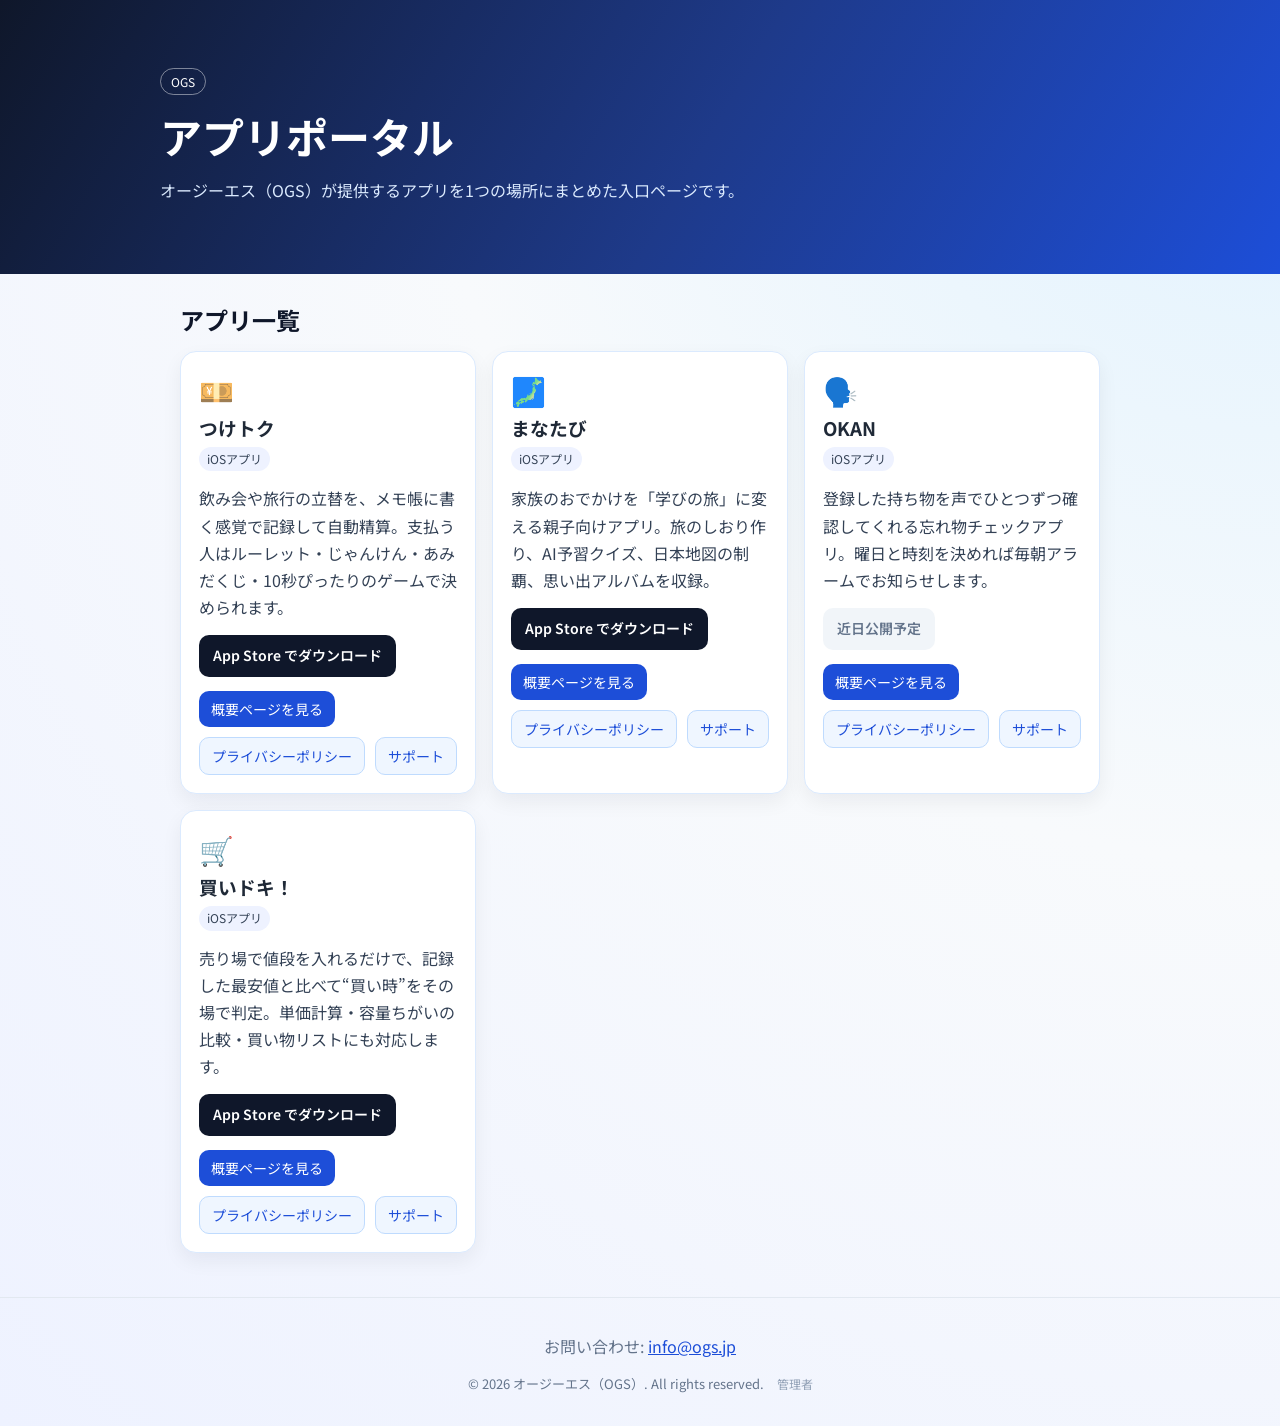
<file: index.html>
<!DOCTYPE html>
<html lang="ja">
<head>
  <meta charset="UTF-8">
  <meta name="viewport" content="width=device-width, initial-scale=1.0">
  <title>OGS Apps Portal</title>
  <meta name="description" content="オージーエス（OGS）が提供するiOSアプリの入口ページ。各アプリの概要・プライバシーポリシー・カスタマーサポートへご案内します。">
  <link rel="stylesheet" href="style.css">
</head>
<body>
  <header class="hero">
    <div class="hero-inner">
      <p class="label">OGS</p>
      <h1>アプリポータル</h1>
      <p class="lead">オージーエス（OGS）が提供するアプリを1つの場所にまとめた入口ページです。</p>
    </div>
  </header>

  <main>
    <section class="apps">
      <h2>アプリ一覧</h2>
      <div class="app-grid">
        <article class="app-card">
          <div class="app-icon">💴</div>
          <h3>つけトク</h3>
          <p class="platform">iOSアプリ</p>
          <p>飲み会や旅行の立替を、メモ帳に書く感覚で記録して自動精算。支払う人はルーレット・じゃんけん・あみだくじ・10秒ぴったりのゲームで決められます。</p>
          <p class="store-row"><a class="store-link" href="https://apps.apple.com/jp/app/id6794844254" target="_blank" rel="noopener"> App Store でダウンロード</a></p>
          <div class="card-links">
            <a href="tsuketoku/index.html">概要ページを見る</a>
            <a href="tsuketoku/privacy.html">プライバシーポリシー</a>
            <a href="tsuketoku/support.html">サポート</a>
          </div>
        </article>

        <article class="app-card">
          <div class="app-icon">🗾</div>
          <h3>まなたび</h3>
          <p class="platform">iOSアプリ</p>
          <p>家族のおでかけを「学びの旅」に変える親子向けアプリ。旅のしおり作り、AI予習クイズ、日本地図の制覇、思い出アルバムを収録。</p>
          <p class="store-row"><a class="store-link" href="https://apps.apple.com/jp/app/id6799847856" target="_blank" rel="noopener"> App Store でダウンロード</a></p>
          <div class="card-links">
            <a href="manatabi/index.html">概要ページを見る</a>
            <a href="manatabi/privacy.html">プライバシーポリシー</a>
            <a href="manatabi/support.html">サポート</a>
          </div>
        </article>

        <article class="app-card">
          <div class="app-icon">🗣️</div>
          <h3>OKAN</h3>
          <p class="platform">iOSアプリ</p>
          <p>登録した持ち物を声でひとつずつ確認してくれる忘れ物チェックアプリ。曜日と時刻を決めれば毎朝アラームでお知らせします。</p>
          <p class="store-row"><span class="coming">近日公開予定</span></p>
          <div class="card-links">
            <a href="okan/index.html">概要ページを見る</a>
            <a href="okan/privacy.html">プライバシーポリシー</a>
            <a href="okan/support.html">サポート</a>
          </div>
        </article>

        <article class="app-card">
          <div class="app-icon">🛒</div>
          <h3>買いドキ！</h3>
          <p class="platform">iOSアプリ</p>
          <p>売り場で値段を入れるだけで、記録した最安値と比べて“買い時”をその場で判定。単価計算・容量ちがいの比較・買い物リストにも対応します。</p>
          <p class="store-row"><a class="store-link" href="https://apps.apple.com/jp/app/id6794790117" target="_blank" rel="noopener"> App Store でダウンロード</a></p>
          <div class="card-links">
            <a href="kaidoki/index.html">概要ページを見る</a>
            <a href="kaidoki/privacy.html">プライバシーポリシー</a>
            <a href="kaidoki/support.html">サポート</a>
          </div>
        </article>
      </div>
    </section>

  </main>

  <footer>
    <p>お問い合わせ: <a href="mailto:info@ogs.jp">info@ogs.jp</a></p>
    <p class="copy">&copy; 2026 オージーエス（OGS）. All rights reserved. <a class="admin-link" href="dashboard/index.html" rel="nofollow">管理者</a></p>
  </footer>
</body>
</html>
</file>
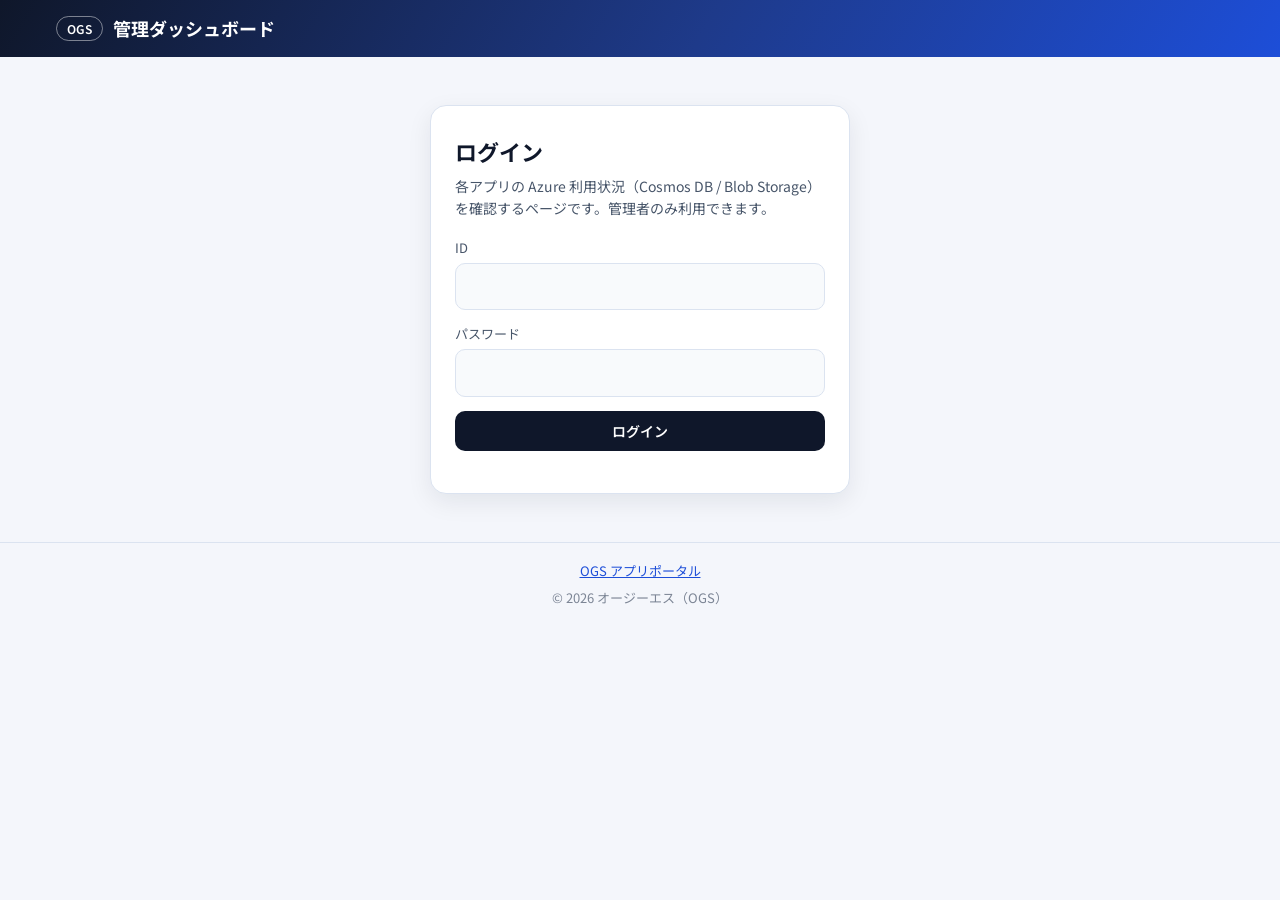
<file: dashboard/index.html>
<!DOCTYPE html>
<html lang="ja">
<head>
  <meta charset="UTF-8">
  <meta name="viewport" content="width=device-width, initial-scale=1.0">
  <meta name="robots" content="noindex, nofollow, noarchive">
  <meta name="referrer" content="no-referrer">
  <title>OGS 管理ダッシュボード</title>
  <link rel="stylesheet" href="dashboard.css">
</head>
<body>
  <header class="topbar">
    <div class="topbar-inner">
      <a class="brand" href="../index.html"><span class="brand-label">OGS</span> 管理ダッシュボード</a>
      <div class="topbar-actions" id="topbar-actions" hidden>
        <span class="status-text" id="generated-at"></span>
        <button class="btn ghost" id="refresh-btn" type="button" title="キャッシュを無視して集計し直す">↻ 再集計</button>
        <button class="btn ghost" id="logout-btn" type="button">ログアウト</button>
      </div>
    </div>
  </header>

  <!-- ログイン -->
  <main id="login-view" class="login-view">
    <form class="login-card" id="login-form" autocomplete="off" novalidate>
      <h1>ログイン</h1>
      <p class="login-lead">各アプリの Azure 利用状況（Cosmos DB / Blob Storage）を確認するページです。管理者のみ利用できます。</p>
      <label class="field">
        <span>ID</span>
        <input type="text" id="login-id" name="id" autocomplete="username" required maxlength="200">
      </label>
      <label class="field">
        <span>パスワード</span>
        <input type="password" id="login-password" name="password" autocomplete="current-password" required maxlength="500">
      </label>
      <p class="form-error" id="login-error" role="alert" hidden></p>
      <button class="btn primary wide" id="login-submit" type="submit">ログイン</button>
      <p class="login-note" id="login-note"></p>
    </form>
  </main>

  <!-- ダッシュボード -->
  <main id="dashboard-view" class="dashboard-view" hidden>
    <section class="kpi-row" id="kpi-row" aria-label="全アプリ合計"></section>

    <section class="panel" aria-labelledby="users-title">
      <h2 class="panel-title" id="users-title">アプリ別の利用者数・ダウンロード数</h2>
      <p class="panel-lead">
        各アプリのデータベースから直接数えた値です（App Store Connect のレポートより早く反映されます）。
        期間は集計時点からさかのぼった 24 時間・7 日・30 日です。
      </p>
      <div id="users-table"></div>
      <div class="users-charts" id="users-charts"></div>
      <ul class="panel-notes">
        <li><b>ダウンロード数（推定）</b>… サーバーに記録された端末・アカウントの数。全コンテナの利用者 ID を名寄せして数えています。インストールしてもサーバーと一度も通信していない端末（サインイン前など）は含まれないため、ストアの数値とは一致しません。期間の列は、その期間に初めて記録された数です。</li>
        <li><b>利用者数</b>… その期間（日別のグラフではその日）にデータを作成・更新した端末・アカウントの数。データを見るだけの利用は数えられません。グラフの日付は日本時間です。</li>
      </ul>
    </section>

    <nav class="app-tabs" id="app-tabs" aria-label="アプリ切り替え"></nav>

    <div id="app-sections"></div>

    <p class="footnote">
      集計は <span id="cache-note"></span>。件数は Cosmos DB の各コンテナを直接数えたもので、直近 7 日／30 日は各ドキュメントの作成日時（自動検出）に基づきます。
      Blob の容量は Functions 自身の内部コンテナ（azure-webjobs-*, app-package-*）を除いた値です。
    </p>
  </main>

  <div class="loading" id="loading" hidden>
    <div class="spinner" aria-hidden="true"></div>
    <p id="loading-text">集計しています…</p>
  </div>

  <!-- 直近データのモーダル -->
  <div class="modal" id="recent-modal" hidden role="dialog" aria-modal="true" aria-labelledby="recent-title">
    <div class="modal-backdrop" data-close></div>
    <div class="modal-panel">
      <header class="modal-header">
        <h2 id="recent-title">直近のデータ</h2>
        <div class="modal-actions">
          <button class="btn ghost small" id="recent-toggle-raw" type="button">JSON 表示</button>
          <button class="btn ghost small" type="button" data-close aria-label="閉じる">✕</button>
        </div>
      </header>
      <p class="modal-note">更新時刻の新しい順に最大 50 件。個人情報にあたる項目（メール・トークン等）は *** に置き換えて返しています。</p>
      <div class="modal-body" id="recent-body"></div>
    </div>
  </div>

  <div class="tooltip" id="tooltip" role="status" aria-live="polite" hidden></div>

  <footer class="site-footer">
    <a href="../index.html">OGS アプリポータル</a>
    <p class="copy">&copy; 2026 オージーエス（OGS）</p>
  </footer>

  <script src="config.js"></script>
  <script src="labels.js"></script>
  <script src="dashboard.js"></script>
</body>
</html>
</file>
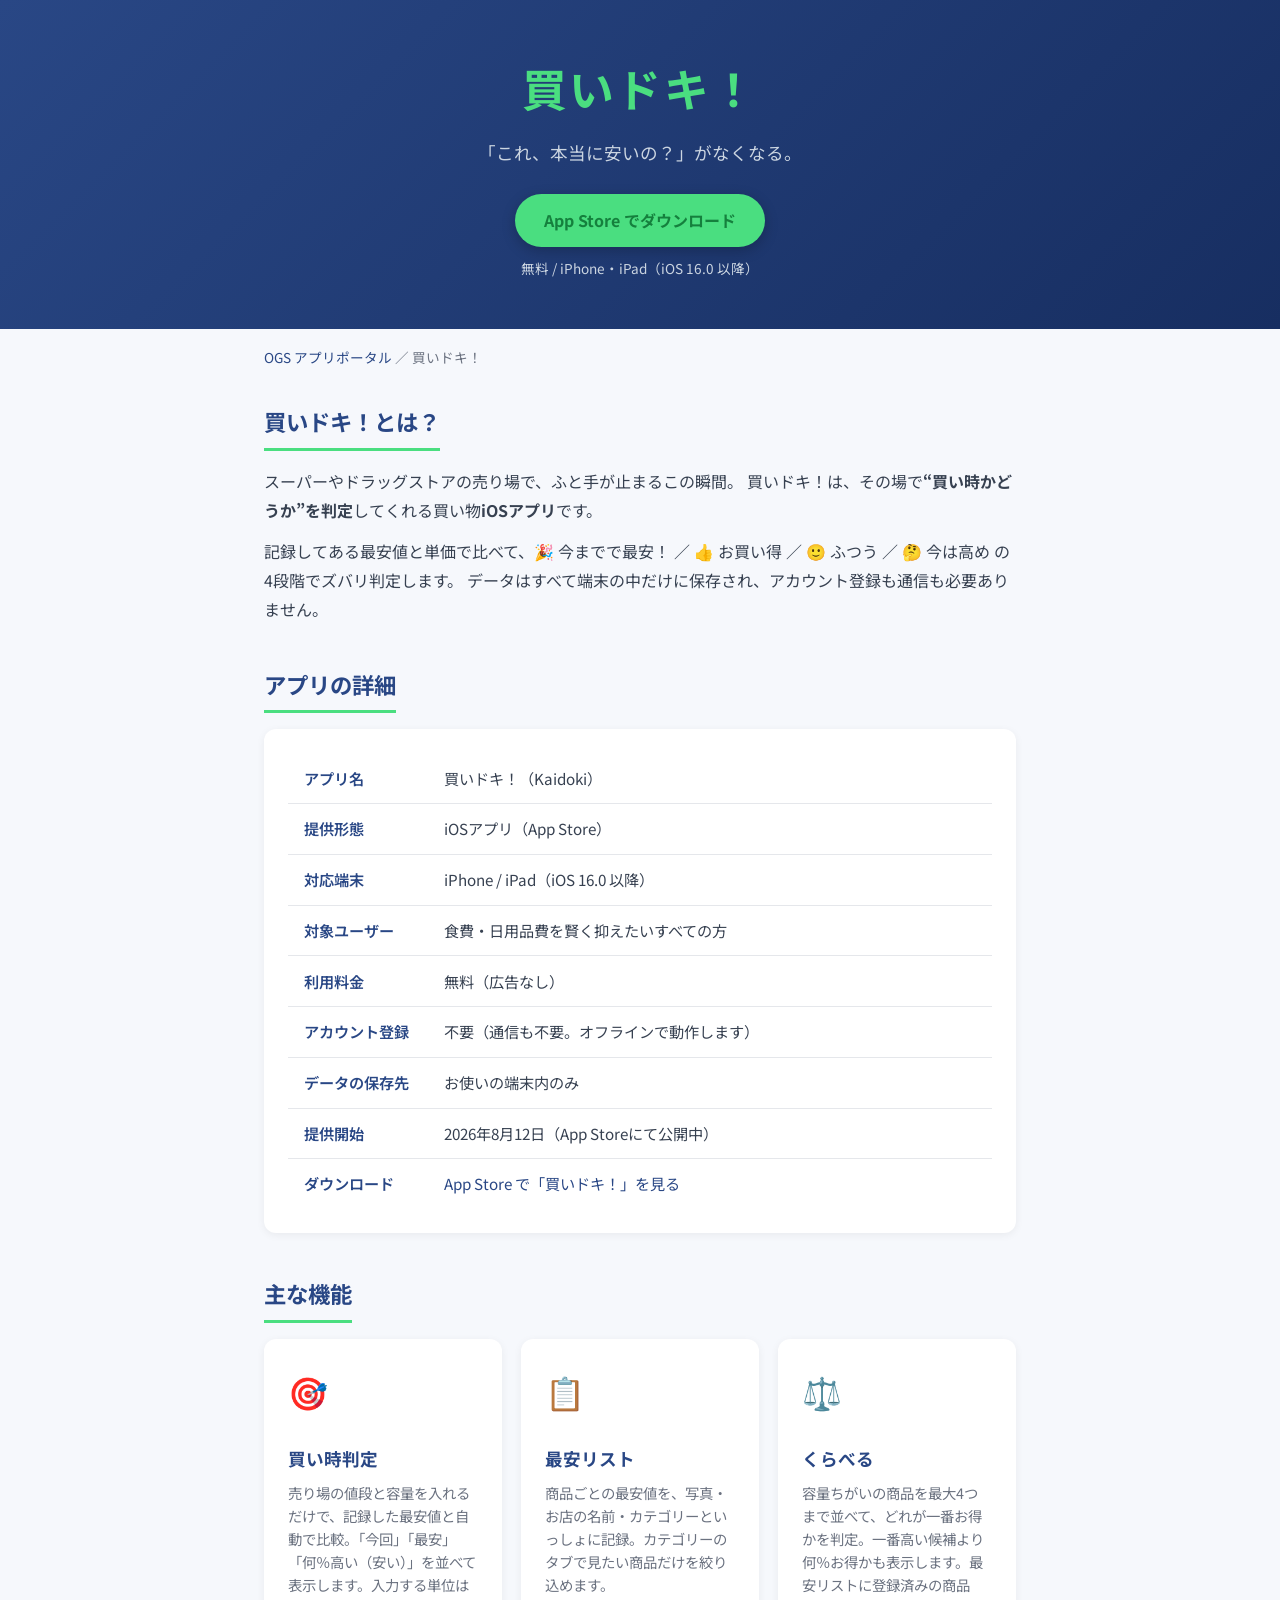
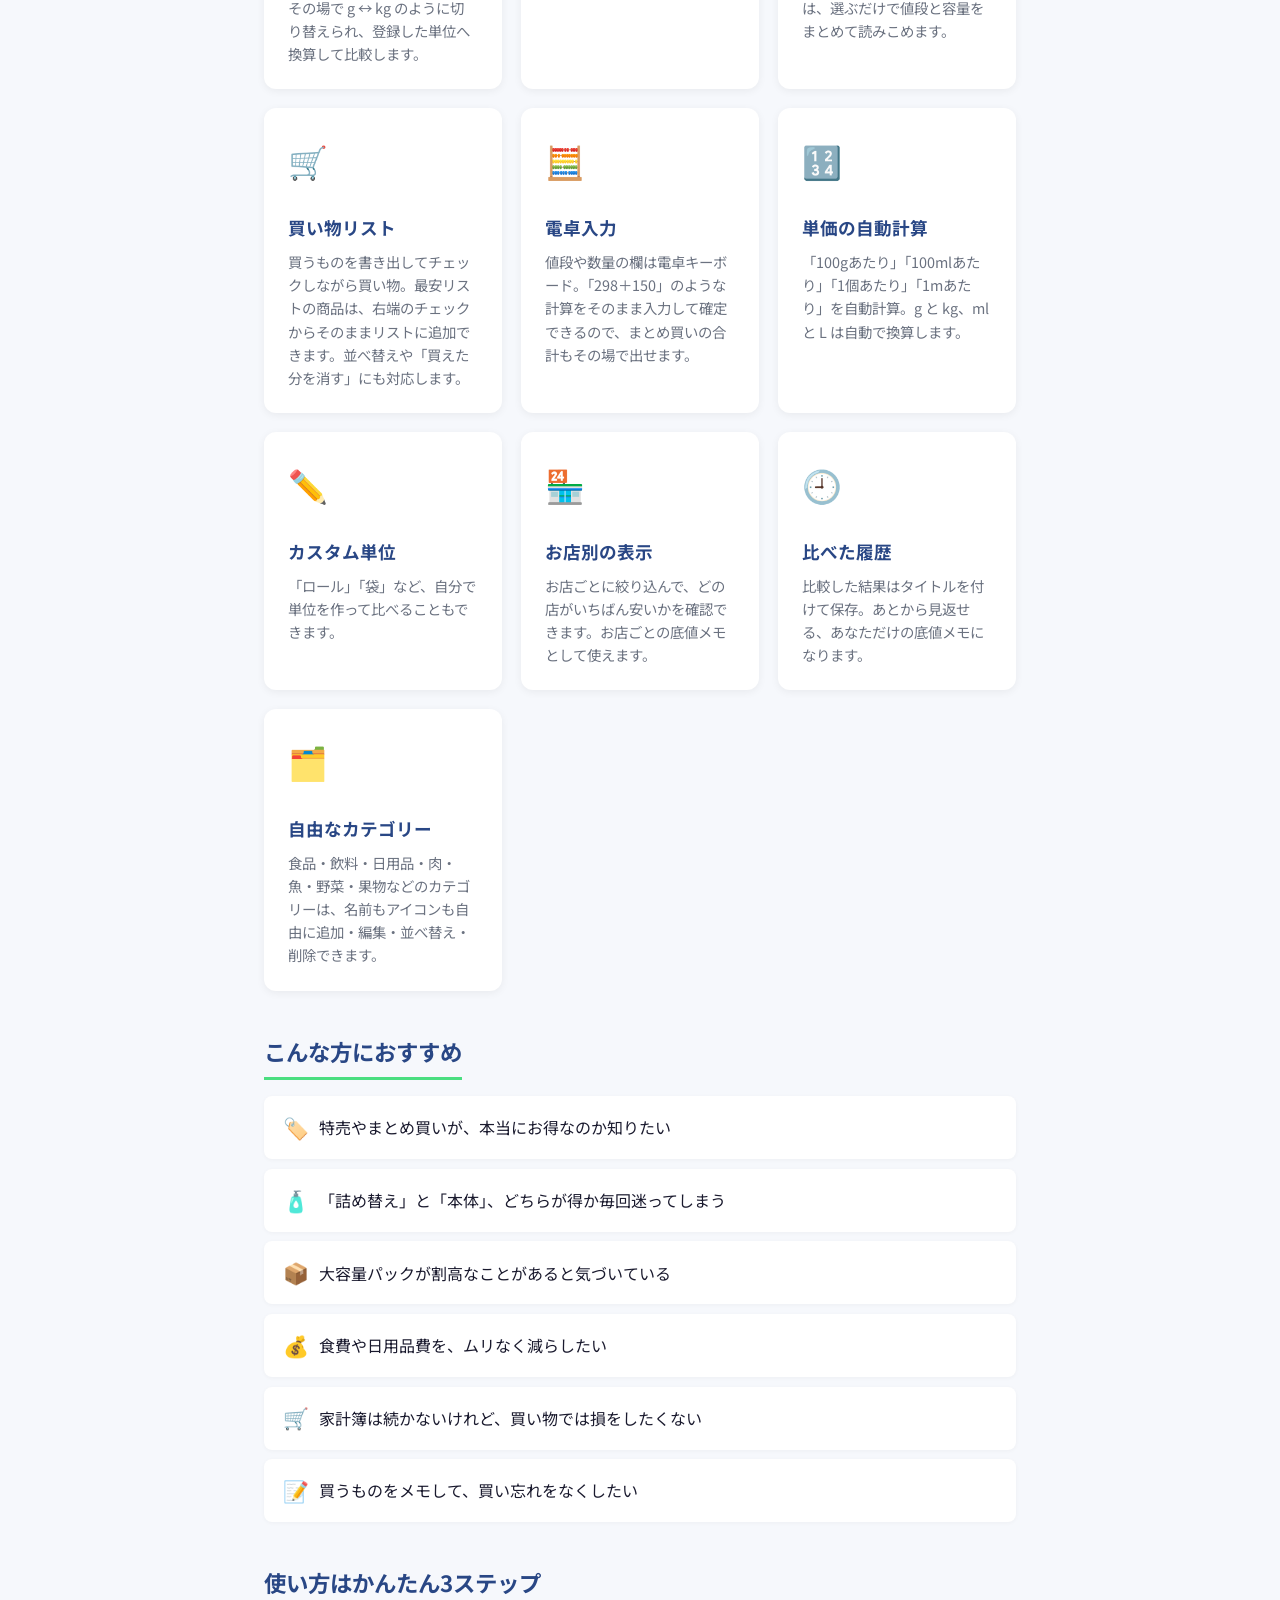
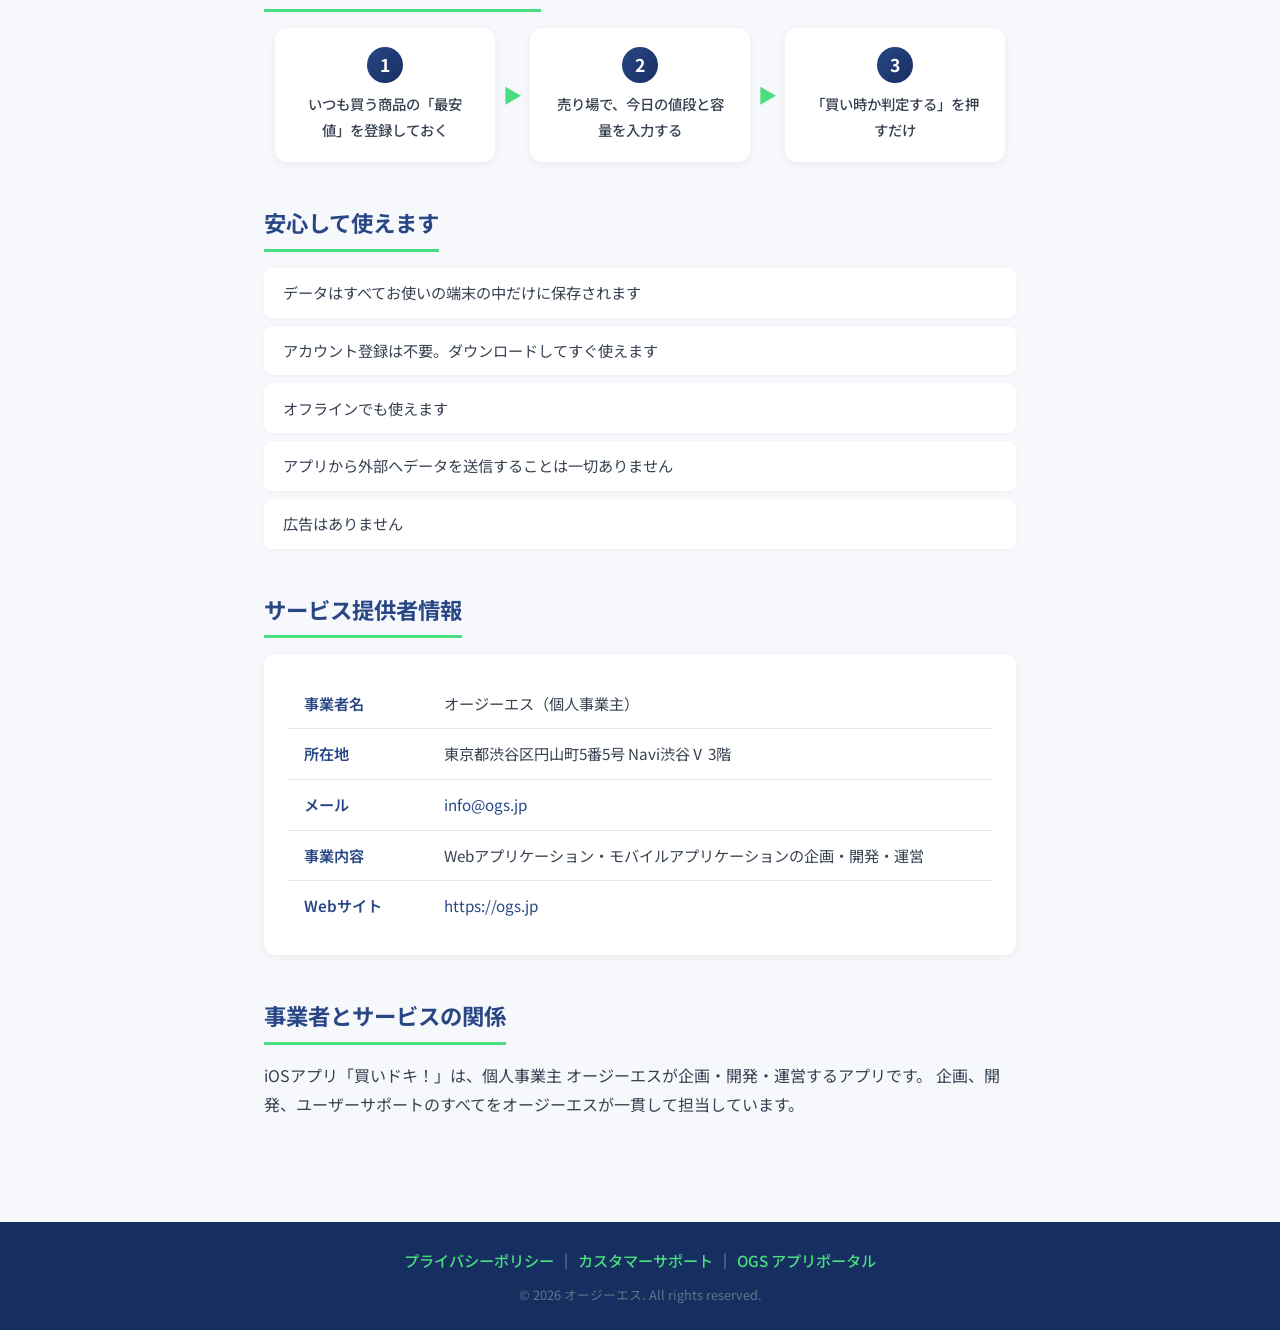
<file: kaidoki/index.html>
<!DOCTYPE html>
<html lang="ja">
<head>
  <meta charset="UTF-8">
  <meta name="viewport" content="width=device-width, initial-scale=1.0">
  <title>買いドキ！ - 最安値を記録して買い時を判定</title>
  <meta name="description" content="買いドキ！は、売り場で値段を入れるだけで記録した最安値と比べて“買い時”を判定するiOSアプリ。単価計算・容量ちがいの比較・買い物リストにも対応。登録不要・広告なし・データは端末の中だけ。">
  <link rel="stylesheet" href="../assets/app.css">
  <link rel="stylesheet" href="style.css">
</head>
<body>

<header>
  <div class="header-inner">
    <h1 class="app-title">買いドキ！</h1>
    <p class="app-tagline">「これ、本当に安いの？」がなくなる。</p>
    <p class="store-cta">
      <a class="store-button" href="https://apps.apple.com/jp/app/id6794790117" target="_blank" rel="noopener"> App Store でダウンロード</a>
    </p>
    <p class="store-note">無料 / iPhone・iPad（iOS 16.0 以降）</p>
  </div>
</header>

<nav class="breadcrumb"><a href="../index.html">OGS アプリポータル</a> ／ 買いドキ！</nav>

<main>
  <!-- サービス概要 -->
  <section class="section">
    <h2>買いドキ！とは？</h2>
    <p>
      スーパーやドラッグストアの売り場で、ふと手が止まるこの瞬間。
      買いドキ！は、その場で<strong>“買い時かどうか”を判定</strong>してくれる買い物<strong>iOSアプリ</strong>です。
    </p>
    <p>
      記録してある最安値と単価で比べて、🎉 今までで最安！ ／ 👍 お買い得 ／ 🙂 ふつう ／ 🤔 今は高め の4段階でズバリ判定します。
      データはすべて端末の中だけに保存され、アカウント登録も通信も必要ありません。
    </p>
  </section>

  <!-- サービス詳細 -->
  <section class="section">
    <h2>アプリの詳細</h2>
    <div class="detail-box">
      <table class="detail-table">
        <tr><th>アプリ名</th><td>買いドキ！（Kaidoki）</td></tr>
        <tr><th>提供形態</th><td>iOSアプリ（App Store）</td></tr>
        <tr><th>対応端末</th><td>iPhone / iPad（iOS 16.0 以降）</td></tr>
        <tr><th>対象ユーザー</th><td>食費・日用品費を賢く抑えたいすべての方</td></tr>
        <tr><th>利用料金</th><td>無料（広告なし）</td></tr>
        <tr><th>アカウント登録</th><td>不要（通信も不要。オフラインで動作します）</td></tr>
        <tr><th>データの保存先</th><td>お使いの端末内のみ</td></tr>
        <tr><th>提供開始</th><td>2026年8月12日（App Storeにて公開中）</td></tr>
        <tr><th>ダウンロード</th><td><a href="https://apps.apple.com/jp/app/id6794790117" target="_blank" rel="noopener">App Store で「買いドキ！」を見る</a></td></tr>
      </table>
    </div>
  </section>

  <!-- 主な機能 -->
  <section class="section features">
    <h2>主な機能</h2>
    <div class="feature-grid">
      <div class="feature-card">
        <div class="feature-icon">🎯</div>
        <h3>買い時判定</h3>
        <p>売り場の値段と容量を入れるだけで、記録した最安値と自動で比較。「今回」「最安」「何％高い（安い）」を並べて表示します。入力する単位はその場で g ↔ kg のように切り替えられ、登録した単位へ換算して比較します。</p>
      </div>
      <div class="feature-card">
        <div class="feature-icon">📋</div>
        <h3>最安リスト</h3>
        <p>商品ごとの最安値を、写真・お店の名前・カテゴリーといっしょに記録。カテゴリーのタブで見たい商品だけを絞り込めます。</p>
      </div>
      <div class="feature-card">
        <div class="feature-icon">⚖️</div>
        <h3>くらべる</h3>
        <p>容量ちがいの商品を最大4つまで並べて、どれが一番お得かを判定。一番高い候補より何％お得かも表示します。最安リストに登録済みの商品は、選ぶだけで値段と容量をまとめて読みこめます。</p>
      </div>
      <div class="feature-card">
        <div class="feature-icon">🛒</div>
        <h3>買い物リスト</h3>
        <p>買うものを書き出してチェックしながら買い物。最安リストの商品は、右端のチェックからそのままリストに追加できます。並べ替えや「買えた分を消す」にも対応します。</p>
      </div>
      <div class="feature-card">
        <div class="feature-icon">🧮</div>
        <h3>電卓入力</h3>
        <p>値段や数量の欄は電卓キーボード。「298＋150」のような計算をそのまま入力して確定できるので、まとめ買いの合計もその場で出せます。</p>
      </div>
      <div class="feature-card">
        <div class="feature-icon">🔢</div>
        <h3>単価の自動計算</h3>
        <p>「100gあたり」「100mlあたり」「1個あたり」「1mあたり」を自動計算。g と kg、ml と L は自動で換算します。</p>
      </div>
      <div class="feature-card">
        <div class="feature-icon">✏️</div>
        <h3>カスタム単位</h3>
        <p>「ロール」「袋」など、自分で単位を作って比べることもできます。</p>
      </div>
      <div class="feature-card">
        <div class="feature-icon">🏪</div>
        <h3>お店別の表示</h3>
        <p>お店ごとに絞り込んで、どの店がいちばん安いかを確認できます。お店ごとの底値メモとして使えます。</p>
      </div>
      <div class="feature-card">
        <div class="feature-icon">🕘</div>
        <h3>比べた履歴</h3>
        <p>比較した結果はタイトルを付けて保存。あとから見返せる、あなただけの底値メモになります。</p>
      </div>
      <div class="feature-card">
        <div class="feature-icon">🗂️</div>
        <h3>自由なカテゴリー</h3>
        <p>食品・飲料・日用品・肉・魚・野菜・果物などのカテゴリーは、名前もアイコンも自由に追加・編集・並べ替え・削除できます。</p>
      </div>
    </div>
  </section>

  <!-- 利用シーン -->
  <section class="section">
    <h2>こんな方におすすめ</h2>
    <ul class="scene-list">
      <li><span class="scene-emoji">🏷️</span>特売やまとめ買いが、本当にお得なのか知りたい</li>
      <li><span class="scene-emoji">🧴</span>「詰め替え」と「本体」、どちらが得か毎回迷ってしまう</li>
      <li><span class="scene-emoji">📦</span>大容量パックが割高なことがあると気づいている</li>
      <li><span class="scene-emoji">💰</span>食費や日用品費を、ムリなく減らしたい</li>
      <li><span class="scene-emoji">🛒</span>家計簿は続かないけれど、買い物では損をしたくない</li>
      <li><span class="scene-emoji">📝</span>買うものをメモして、買い忘れをなくしたい</li>
    </ul>
  </section>

  <!-- 利用の流れ -->
  <section class="section steps">
    <h2>使い方はかんたん3ステップ</h2>
    <div class="steps-container">
      <div class="step">
        <div class="step-number">1</div>
        <div class="step-text">いつも買う商品の「最安値」を登録しておく</div>
      </div>
      <div class="step-arrow">▶</div>
      <div class="step">
        <div class="step-number">2</div>
        <div class="step-text">売り場で、今日の値段と容量を入力する</div>
      </div>
      <div class="step-arrow">▶</div>
      <div class="step">
        <div class="step-number">3</div>
        <div class="step-text">「買い時か判定する」を押すだけ</div>
      </div>
    </div>
  </section>

  <!-- 安心して使えます -->
  <section class="section">
    <h2>安心して使えます</h2>
    <ul class="tech-list">
      <li>データはすべてお使いの端末の中だけに保存されます</li>
      <li>アカウント登録は不要。ダウンロードしてすぐ使えます</li>
      <li>オフラインでも使えます</li>
      <li>アプリから外部へデータを送信することは一切ありません</li>
      <li>広告はありません</li>
    </ul>
  </section>

  <!-- サービス提供者情報 -->
  <section class="section provider-detail">
    <h2>サービス提供者情報</h2>
    <div class="detail-box">
      <table class="detail-table">
        <tr><th>事業者名</th><td>オージーエス（個人事業主）</td></tr>
        <tr><th>所在地</th><td>東京都渋谷区円山町5番5号 Navi渋谷Ⅴ 3階</td></tr>
        <tr><th>メール</th><td><a href="mailto:info@ogs.jp">info@ogs.jp</a></td></tr>
        <tr><th>事業内容</th><td>Webアプリケーション・モバイルアプリケーションの企画・開発・運営</td></tr>
        <tr><th>Webサイト</th><td><a href="https://ogs.jp">https://ogs.jp</a></td></tr>
      </table>
    </div>
  </section>

  <!-- 事業者とサービスの関係 -->
  <section class="section">
    <h2>事業者とサービスの関係</h2>
    <p>
      iOSアプリ「買いドキ！」は、個人事業主 オージーエスが企画・開発・運営するアプリです。
      企画、開発、ユーザーサポートのすべてをオージーエスが一貫して担当しています。
    </p>
  </section>
</main>

<footer>
  <div class="footer-inner">
    <a href="privacy.html">プライバシーポリシー</a> ｜ <a href="support.html">カスタマーサポート</a> ｜ <a href="../index.html">OGS アプリポータル</a>
    <p class="copyright">&copy; 2026 オージーエス. All rights reserved.</p>
  </div>
</footer>

</body>
</html>
</file>
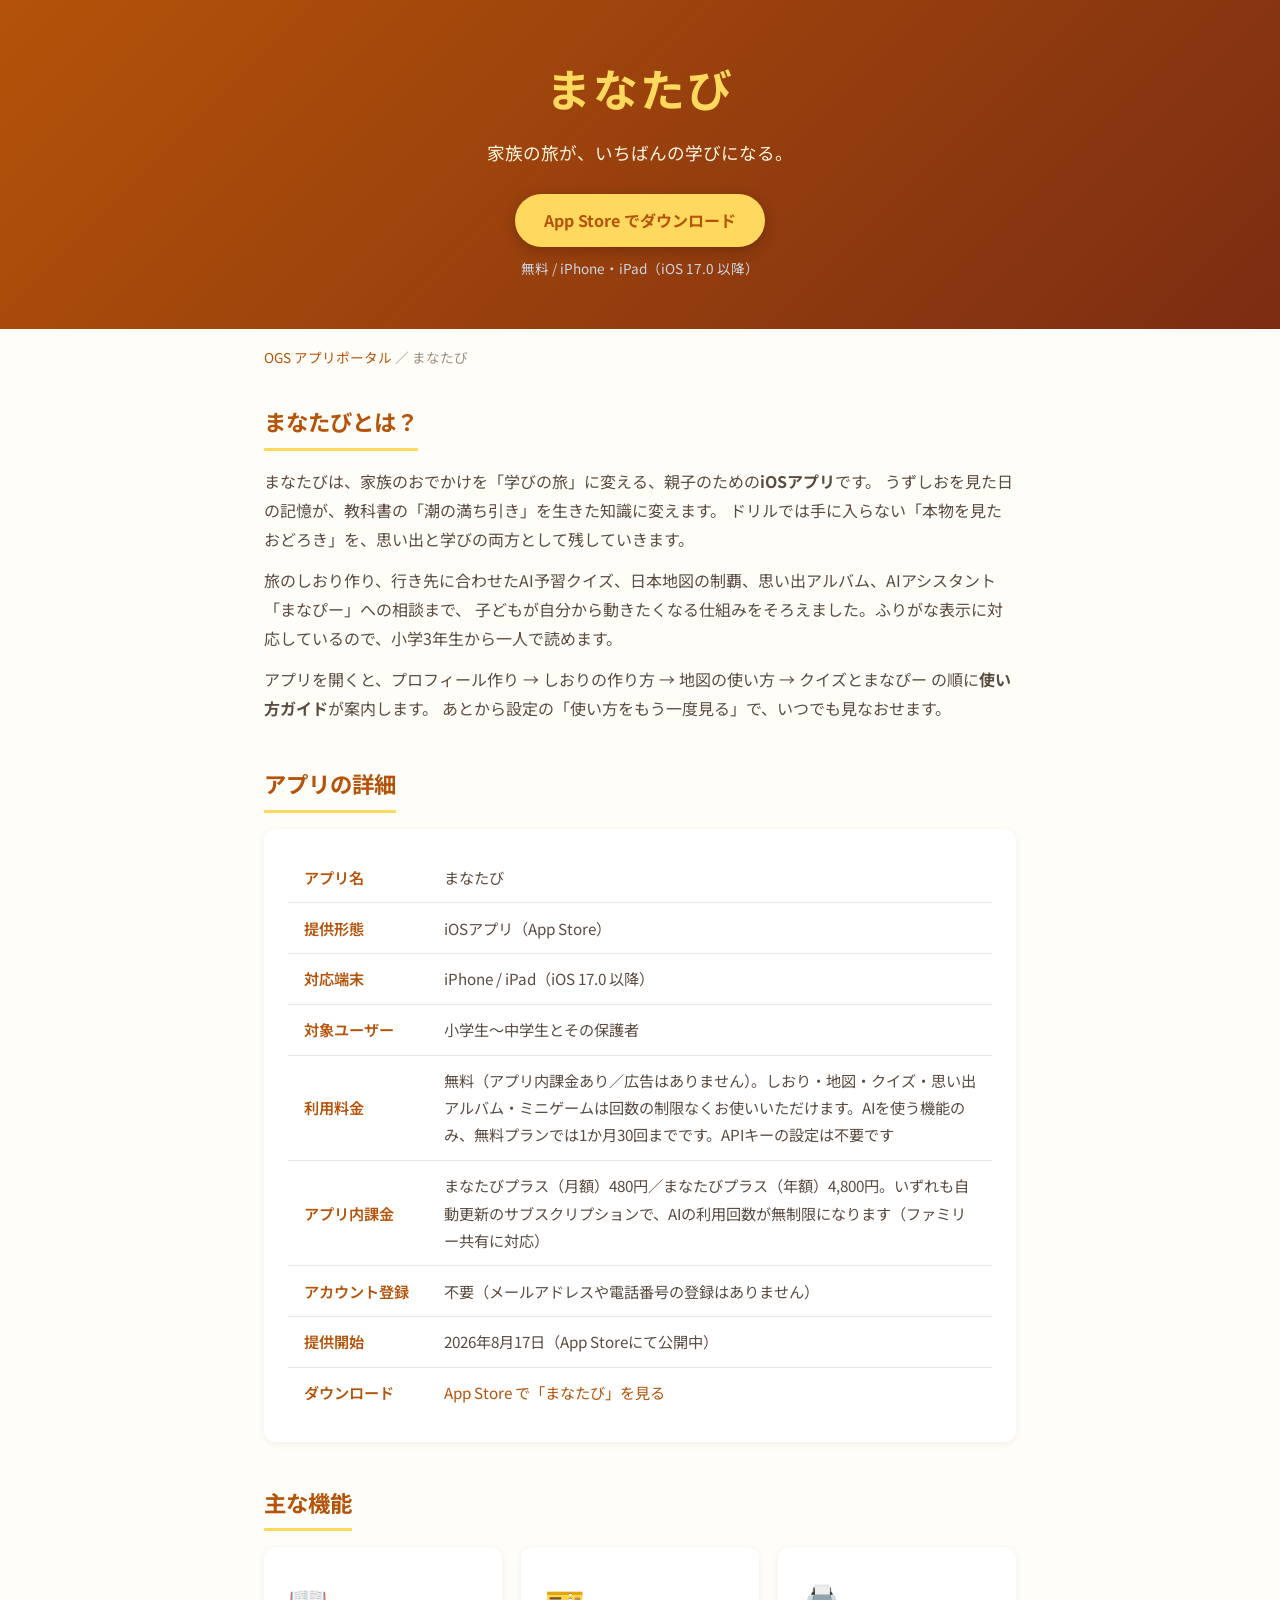
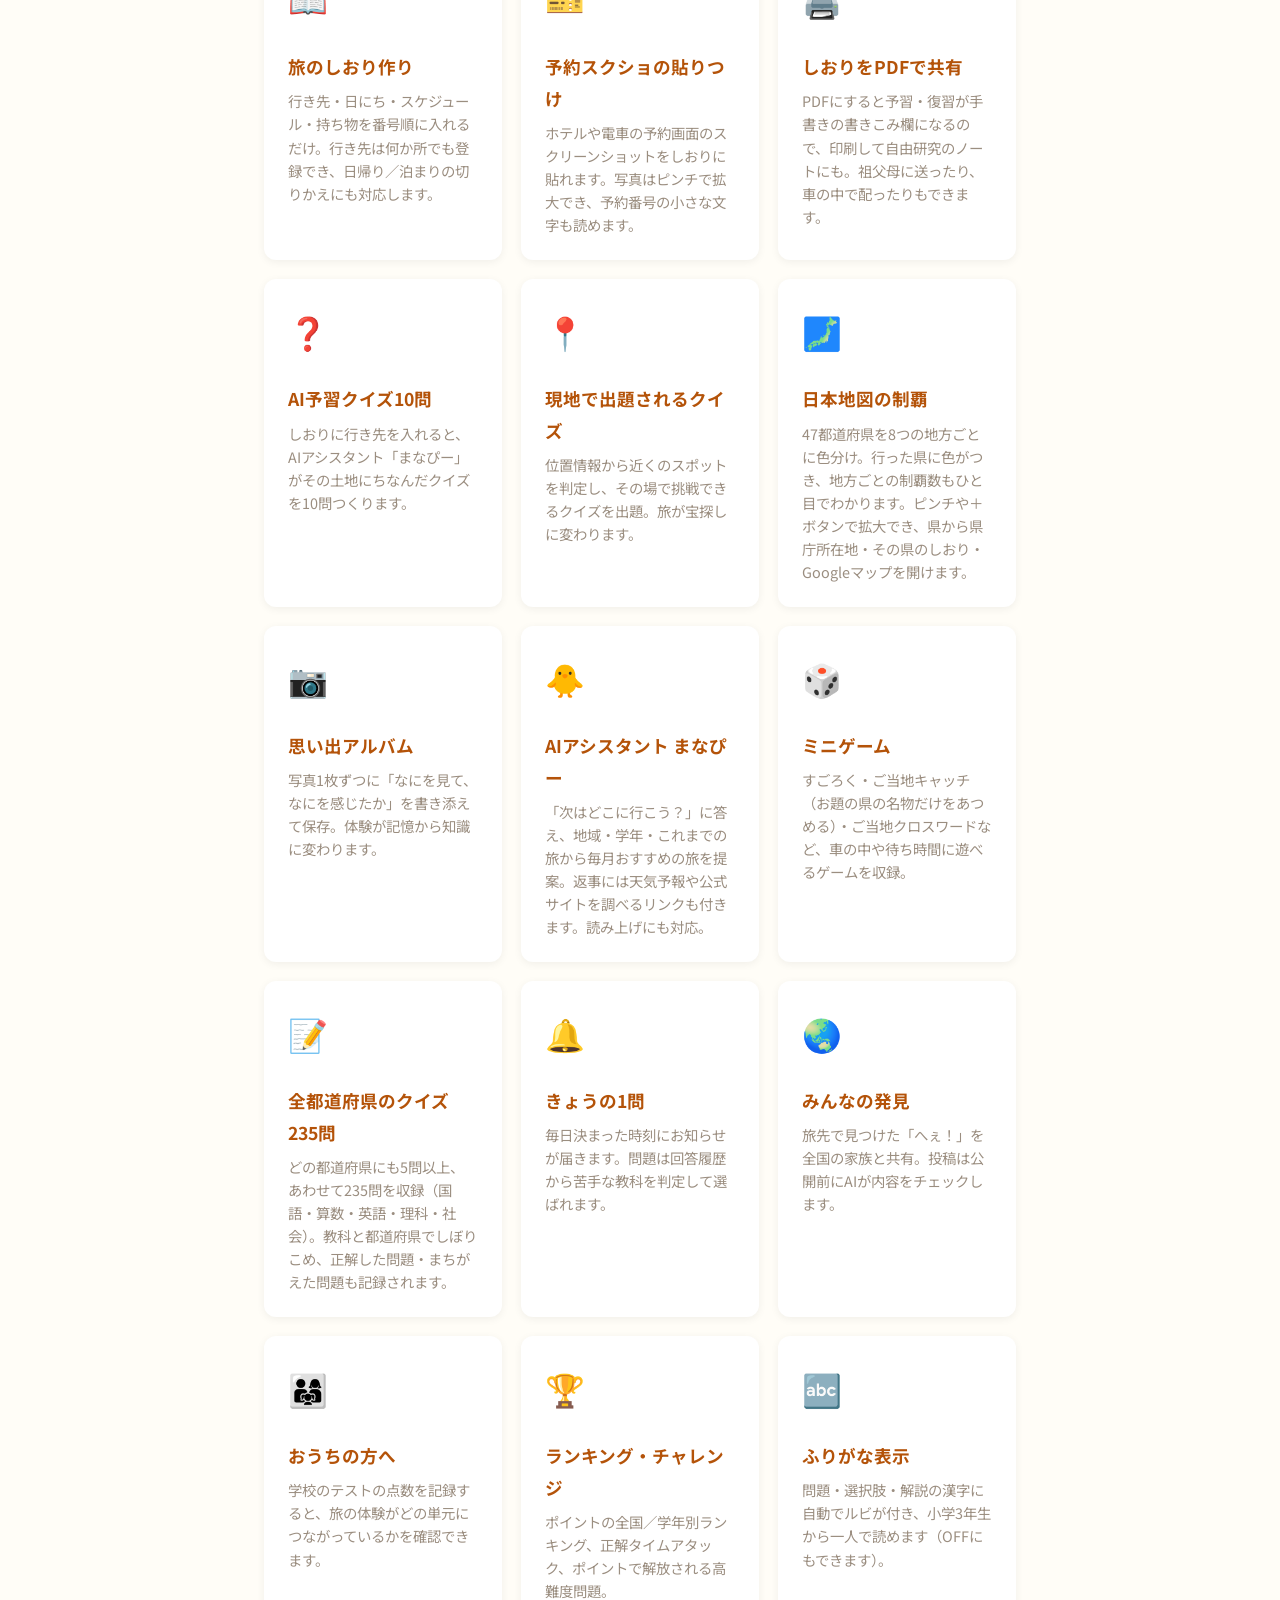
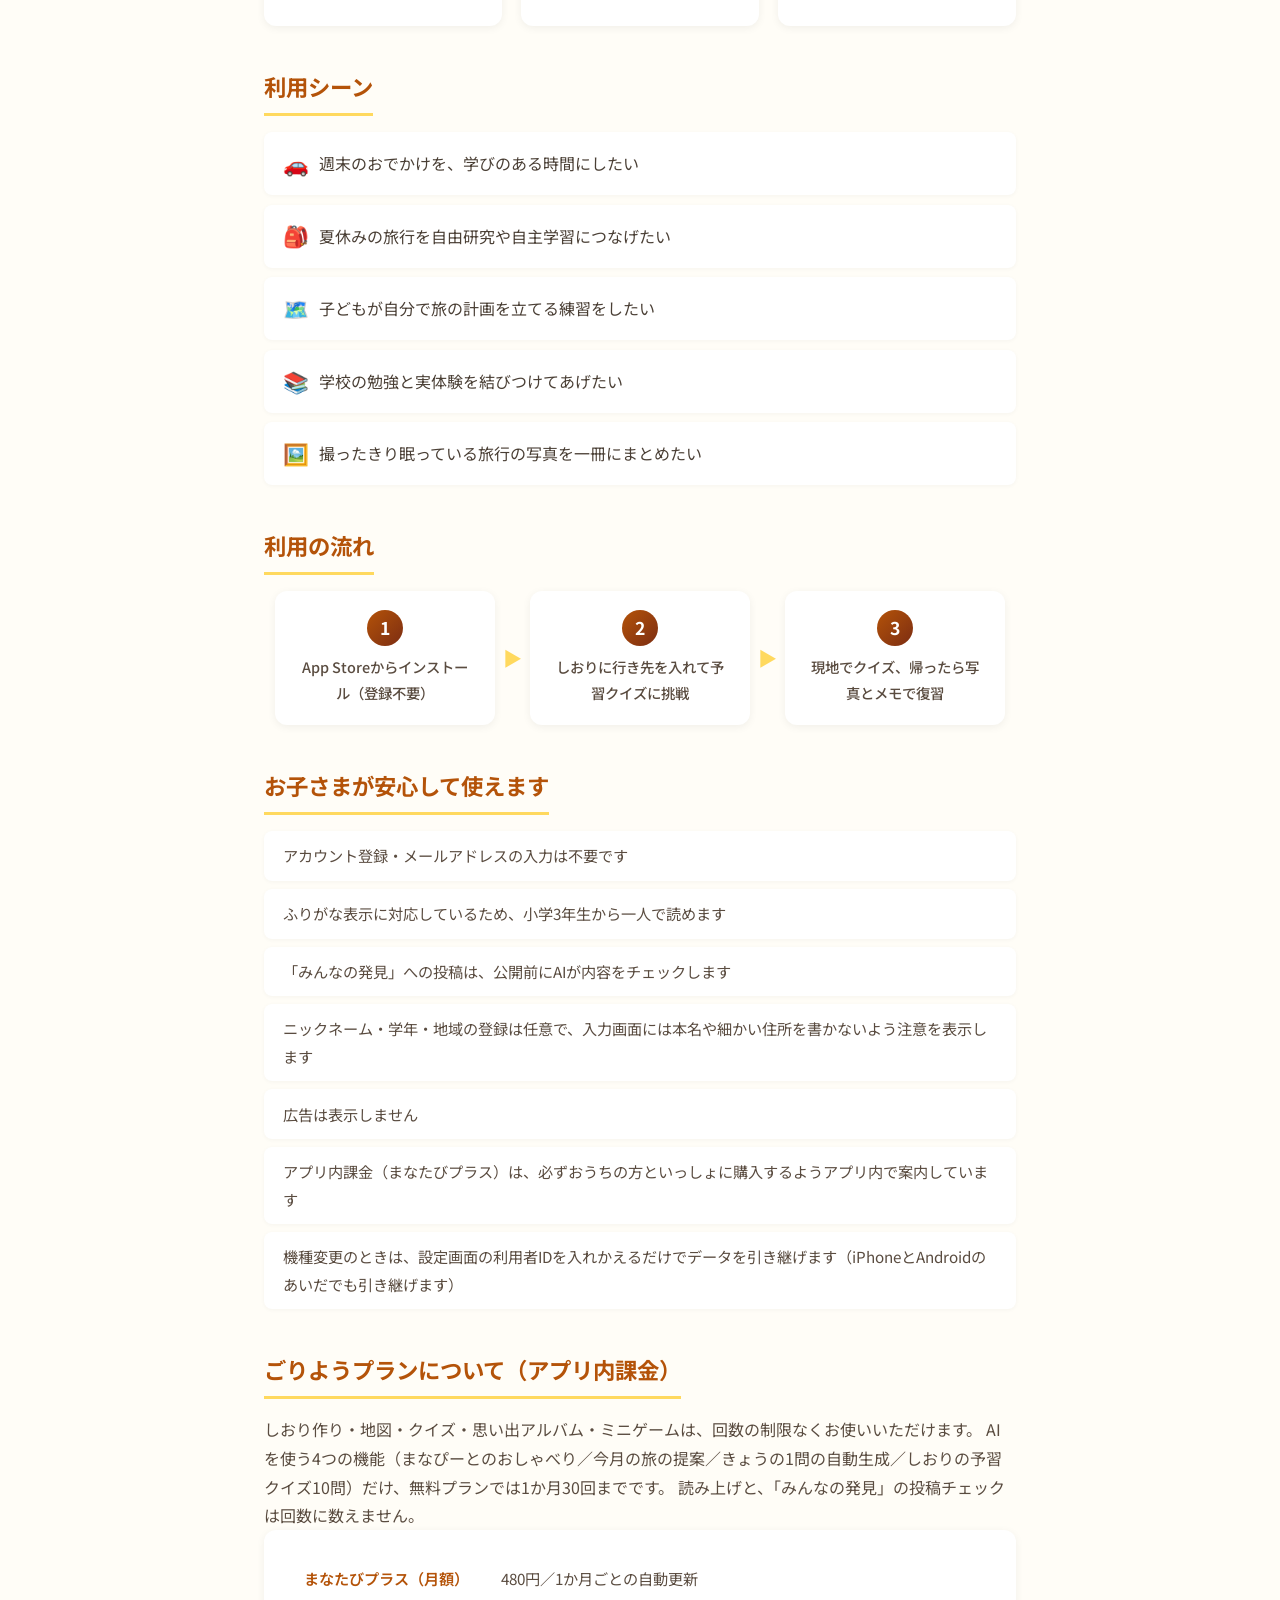
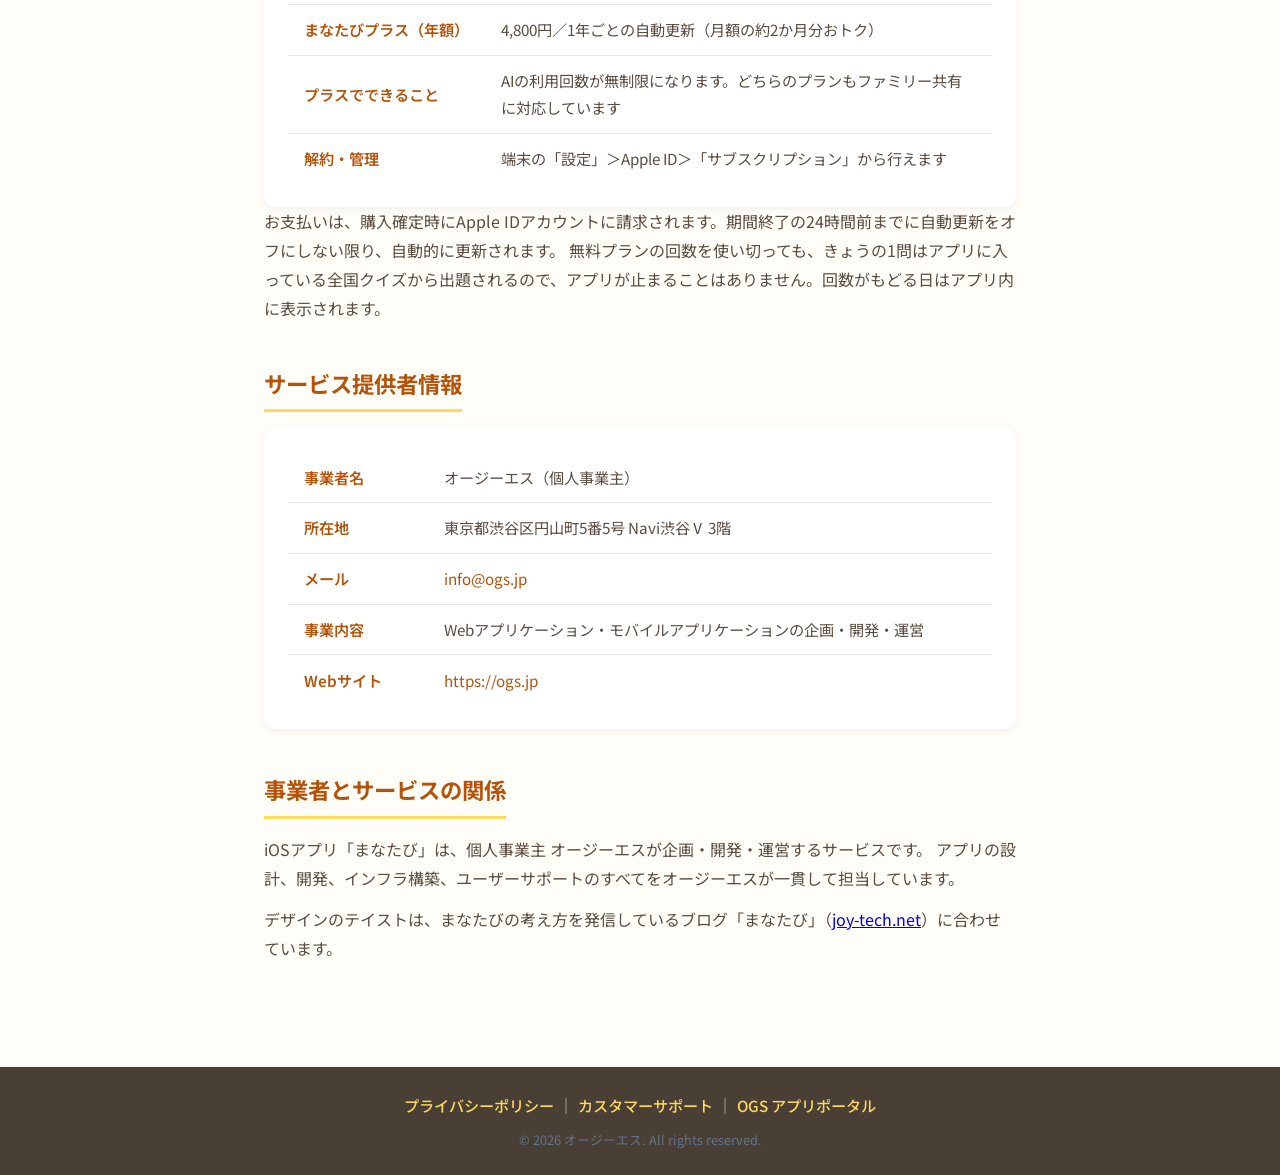
<file: manatabi/index.html>
<!DOCTYPE html>
<html lang="ja">
<head>
  <meta charset="UTF-8">
  <meta name="viewport" content="width=device-width, initial-scale=1.0">
  <title>まなたび - 家族の旅が、いちばんの学びになる</title>
  <meta name="description" content="まなたびは、家族のおでかけを学びの旅に変える親子向けiOSアプリです。旅のしおり作り、AI予習クイズ、日本地図の制覇、思い出アルバムを収録。">
  <link rel="stylesheet" href="../assets/app.css">
  <link rel="stylesheet" href="style.css">
</head>
<body>

<header>
  <div class="header-inner">
    <h1 class="app-title">まなたび</h1>
    <p class="app-tagline">家族の旅が、いちばんの学びになる。</p>
    <p class="store-cta">
      <a class="store-button" href="https://apps.apple.com/jp/app/id6799847856" target="_blank" rel="noopener"> App Store でダウンロード</a>
    </p>
    <p class="store-note">無料 / iPhone・iPad（iOS 17.0 以降）</p>
  </div>
</header>

<nav class="breadcrumb"><a href="../index.html">OGS アプリポータル</a> ／ まなたび</nav>

<main>
  <!-- サービス概要 -->
  <section class="section">
    <h2>まなたびとは？</h2>
    <p>
      まなたびは、家族のおでかけを「学びの旅」に変える、親子のための<strong>iOSアプリ</strong>です。
      うずしおを見た日の記憶が、教科書の「潮の満ち引き」を生きた知識に変えます。
      ドリルでは手に入らない「本物を見たおどろき」を、思い出と学びの両方として残していきます。
    </p>
    <p>
      旅のしおり作り、行き先に合わせたAI予習クイズ、日本地図の制覇、思い出アルバム、AIアシスタント「まなぴー」への相談まで、
      子どもが自分から動きたくなる仕組みをそろえました。ふりがな表示に対応しているので、小学3年生から一人で読めます。
    </p>
    <p>
      アプリを開くと、プロフィール作り → しおりの作り方 → 地図の使い方 → クイズとまなぴー の順に<strong>使い方ガイド</strong>が案内します。
      あとから設定の「使い方をもう一度見る」で、いつでも見なおせます。
    </p>
  </section>

  <!-- サービス詳細 -->
  <section class="section">
    <h2>アプリの詳細</h2>
    <div class="detail-box">
      <table class="detail-table">
        <tr><th>アプリ名</th><td>まなたび</td></tr>
        <tr><th>提供形態</th><td>iOSアプリ（App Store）</td></tr>
        <tr><th>対応端末</th><td>iPhone / iPad（iOS 17.0 以降）</td></tr>
        <tr><th>対象ユーザー</th><td>小学生〜中学生とその保護者</td></tr>
        <tr><th>利用料金</th><td>無料（アプリ内課金あり／広告はありません）。しおり・地図・クイズ・思い出アルバム・ミニゲームは回数の制限なくお使いいただけます。AIを使う機能のみ、無料プランでは1か月30回までです。APIキーの設定は不要です</td></tr>
        <tr><th>アプリ内課金</th><td>まなたびプラス（月額）480円／まなたびプラス（年額）4,800円。いずれも自動更新のサブスクリプションで、AIの利用回数が無制限になります（ファミリー共有に対応）</td></tr>
        <tr><th>アカウント登録</th><td>不要（メールアドレスや電話番号の登録はありません）</td></tr>
        <tr><th>提供開始</th><td>2026年8月17日（App Storeにて公開中）</td></tr>
        <tr><th>ダウンロード</th><td><a href="https://apps.apple.com/jp/app/id6799847856" target="_blank" rel="noopener">App Store で「まなたび」を見る</a></td></tr>
      </table>
    </div>
  </section>

  <!-- 主な機能 -->
  <section class="section features">
    <h2>主な機能</h2>
    <div class="feature-grid">
      <div class="feature-card">
        <div class="feature-icon">📖</div>
        <h3>旅のしおり作り</h3>
        <p>行き先・日にち・スケジュール・持ち物を番号順に入れるだけ。行き先は何か所でも登録でき、日帰り／泊まりの切りかえにも対応します。</p>
      </div>
      <div class="feature-card">
        <div class="feature-icon">🎫</div>
        <h3>予約スクショの貼りつけ</h3>
        <p>ホテルや電車の予約画面のスクリーンショットをしおりに貼れます。写真はピンチで拡大でき、予約番号の小さな文字も読めます。</p>
      </div>
      <div class="feature-card">
        <div class="feature-icon">🖨️</div>
        <h3>しおりをPDFで共有</h3>
        <p>PDFにすると予習・復習が手書きの書きこみ欄になるので、印刷して自由研究のノートにも。祖父母に送ったり、車の中で配ったりもできます。</p>
      </div>
      <div class="feature-card">
        <div class="feature-icon">❓</div>
        <h3>AI予習クイズ10問</h3>
        <p>しおりに行き先を入れると、AIアシスタント「まなぴー」がその土地にちなんだクイズを10問つくります。</p>
      </div>
      <div class="feature-card">
        <div class="feature-icon">📍</div>
        <h3>現地で出題されるクイズ</h3>
        <p>位置情報から近くのスポットを判定し、その場で挑戦できるクイズを出題。旅が宝探しに変わります。</p>
      </div>
      <div class="feature-card">
        <div class="feature-icon">🗾</div>
        <h3>日本地図の制覇</h3>
        <p>47都道府県を8つの地方ごとに色分け。行った県に色がつき、地方ごとの制覇数もひと目でわかります。ピンチや＋ボタンで拡大でき、県から県庁所在地・その県のしおり・Googleマップを開けます。</p>
      </div>
      <div class="feature-card">
        <div class="feature-icon">📷</div>
        <h3>思い出アルバム</h3>
        <p>写真1枚ずつに「なにを見て、なにを感じたか」を書き添えて保存。体験が記憶から知識に変わります。</p>
      </div>
      <div class="feature-card">
        <div class="feature-icon">🐥</div>
        <h3>AIアシスタント まなぴー</h3>
        <p>「次はどこに行こう？」に答え、地域・学年・これまでの旅から毎月おすすめの旅を提案。返事には天気予報や公式サイトを調べるリンクも付きます。読み上げにも対応。</p>
      </div>
      <div class="feature-card">
        <div class="feature-icon">🎲</div>
        <h3>ミニゲーム</h3>
        <p>すごろく・ご当地キャッチ（お題の県の名物だけをあつめる）・ご当地クロスワードなど、車の中や待ち時間に遊べるゲームを収録。</p>
      </div>
      <div class="feature-card">
        <div class="feature-icon">📝</div>
        <h3>全都道府県のクイズ235問</h3>
        <p>どの都道府県にも5問以上、あわせて235問を収録（国語・算数・英語・理科・社会）。教科と都道府県でしぼりこめ、正解した問題・まちがえた問題も記録されます。</p>
      </div>
      <div class="feature-card">
        <div class="feature-icon">🔔</div>
        <h3>きょうの1問</h3>
        <p>毎日決まった時刻にお知らせが届きます。問題は回答履歴から苦手な教科を判定して選ばれます。</p>
      </div>
      <div class="feature-card">
        <div class="feature-icon">🌏</div>
        <h3>みんなの発見</h3>
        <p>旅先で見つけた「へぇ！」を全国の家族と共有。投稿は公開前にAIが内容をチェックします。</p>
      </div>
      <div class="feature-card">
        <div class="feature-icon">👨‍👩‍👧</div>
        <h3>おうちの方へ</h3>
        <p>学校のテストの点数を記録すると、旅の体験がどの単元につながっているかを確認できます。</p>
      </div>
      <div class="feature-card">
        <div class="feature-icon">🏆</div>
        <h3>ランキング・チャレンジ</h3>
        <p>ポイントの全国／学年別ランキング、正解タイムアタック、ポイントで解放される高難度問題。</p>
      </div>
      <div class="feature-card">
        <div class="feature-icon">🔤</div>
        <h3>ふりがな表示</h3>
        <p>問題・選択肢・解説の漢字に自動でルビが付き、小学3年生から一人で読めます（OFFにもできます）。</p>
      </div>
    </div>
  </section>

  <!-- 利用シーン -->
  <section class="section">
    <h2>利用シーン</h2>
    <ul class="scene-list">
      <li><span class="scene-emoji">🚗</span>週末のおでかけを、学びのある時間にしたい</li>
      <li><span class="scene-emoji">🎒</span>夏休みの旅行を自由研究や自主学習につなげたい</li>
      <li><span class="scene-emoji">🗺️</span>子どもが自分で旅の計画を立てる練習をしたい</li>
      <li><span class="scene-emoji">📚</span>学校の勉強と実体験を結びつけてあげたい</li>
      <li><span class="scene-emoji">🖼️</span>撮ったきり眠っている旅行の写真を一冊にまとめたい</li>
    </ul>
  </section>

  <!-- 利用の流れ -->
  <section class="section steps">
    <h2>利用の流れ</h2>
    <div class="steps-container">
      <div class="step">
        <div class="step-number">1</div>
        <div class="step-text">App Storeからインストール（登録不要）</div>
      </div>
      <div class="step-arrow">▶</div>
      <div class="step">
        <div class="step-number">2</div>
        <div class="step-text">しおりに行き先を入れて予習クイズに挑戦</div>
      </div>
      <div class="step-arrow">▶</div>
      <div class="step">
        <div class="step-number">3</div>
        <div class="step-text">現地でクイズ、帰ったら写真とメモで復習</div>
      </div>
    </div>
  </section>

  <!-- 子どもが安心して使えます -->
  <section class="section">
    <h2>お子さまが安心して使えます</h2>
    <ul class="tech-list">
      <li>アカウント登録・メールアドレスの入力は不要です</li>
      <li>ふりがな表示に対応しているため、小学3年生から一人で読めます</li>
      <li>「みんなの発見」への投稿は、公開前にAIが内容をチェックします</li>
      <li>ニックネーム・学年・地域の登録は任意で、入力画面には本名や細かい住所を書かないよう注意を表示します</li>
      <li>広告は表示しません</li>
      <li>アプリ内課金（まなたびプラス）は、必ずおうちの方といっしょに購入するようアプリ内で案内しています</li>
      <li>機種変更のときは、設定画面の利用者IDを入れかえるだけでデータを引き継げます（iPhoneとAndroidのあいだでも引き継げます）</li>
    </ul>
  </section>

  <!-- ごりようプラン -->
  <section class="section">
    <h2>ごりようプランについて（アプリ内課金）</h2>
    <p>
      しおり作り・地図・クイズ・思い出アルバム・ミニゲームは、回数の制限なくお使いいただけます。
      AIを使う4つの機能（まなぴーとのおしゃべり／今月の旅の提案／きょうの1問の自動生成／しおりの予習クイズ10問）だけ、無料プランでは1か月30回までです。
      読み上げと、「みんなの発見」の投稿チェックは回数に数えません。
    </p>
    <div class="detail-box">
      <table class="detail-table">
        <tr><th>まなたびプラス（月額）</th><td>480円／1か月ごとの自動更新</td></tr>
        <tr><th>まなたびプラス（年額）</th><td>4,800円／1年ごとの自動更新（月額の約2か月分おトク）</td></tr>
        <tr><th>プラスでできること</th><td>AIの利用回数が無制限になります。どちらのプランもファミリー共有に対応しています</td></tr>
        <tr><th>解約・管理</th><td>端末の「設定」＞Apple ID＞「サブスクリプション」から行えます</td></tr>
      </table>
    </div>
    <p>
      お支払いは、購入確定時にApple IDアカウントに請求されます。期間終了の24時間前までに自動更新をオフにしない限り、自動的に更新されます。
      無料プランの回数を使い切っても、きょうの1問はアプリに入っている全国クイズから出題されるので、アプリが止まることはありません。回数がもどる日はアプリ内に表示されます。
    </p>
  </section>

  <!-- サービス提供者情報 -->
  <section class="section provider-detail">
    <h2>サービス提供者情報</h2>
    <div class="detail-box">
      <table class="detail-table">
        <tr><th>事業者名</th><td>オージーエス（個人事業主）</td></tr>
        <tr><th>所在地</th><td>東京都渋谷区円山町5番5号 Navi渋谷Ⅴ 3階</td></tr>
        <tr><th>メール</th><td><a href="mailto:info@ogs.jp">info@ogs.jp</a></td></tr>
        <tr><th>事業内容</th><td>Webアプリケーション・モバイルアプリケーションの企画・開発・運営</td></tr>
        <tr><th>Webサイト</th><td><a href="https://ogs.jp">https://ogs.jp</a></td></tr>
      </table>
    </div>
  </section>

  <!-- 事業者とサービスの関係 -->
  <section class="section">
    <h2>事業者とサービスの関係</h2>
    <p>
      iOSアプリ「まなたび」は、個人事業主 オージーエスが企画・開発・運営するサービスです。
      アプリの設計、開発、インフラ構築、ユーザーサポートのすべてをオージーエスが一貫して担当しています。
    </p>
    <p>
      デザインのテイストは、まなたびの考え方を発信しているブログ「まなたび」（<a href="https://joy-tech.net">joy-tech.net</a>）に合わせています。
    </p>
  </section>
</main>

<footer>
  <div class="footer-inner">
    <a href="privacy.html">プライバシーポリシー</a> ｜ <a href="support.html">カスタマーサポート</a> ｜ <a href="../index.html">OGS アプリポータル</a>
    <p class="copyright">&copy; 2026 オージーエス. All rights reserved.</p>
  </div>
</footer>

</body>
</html>
</file>
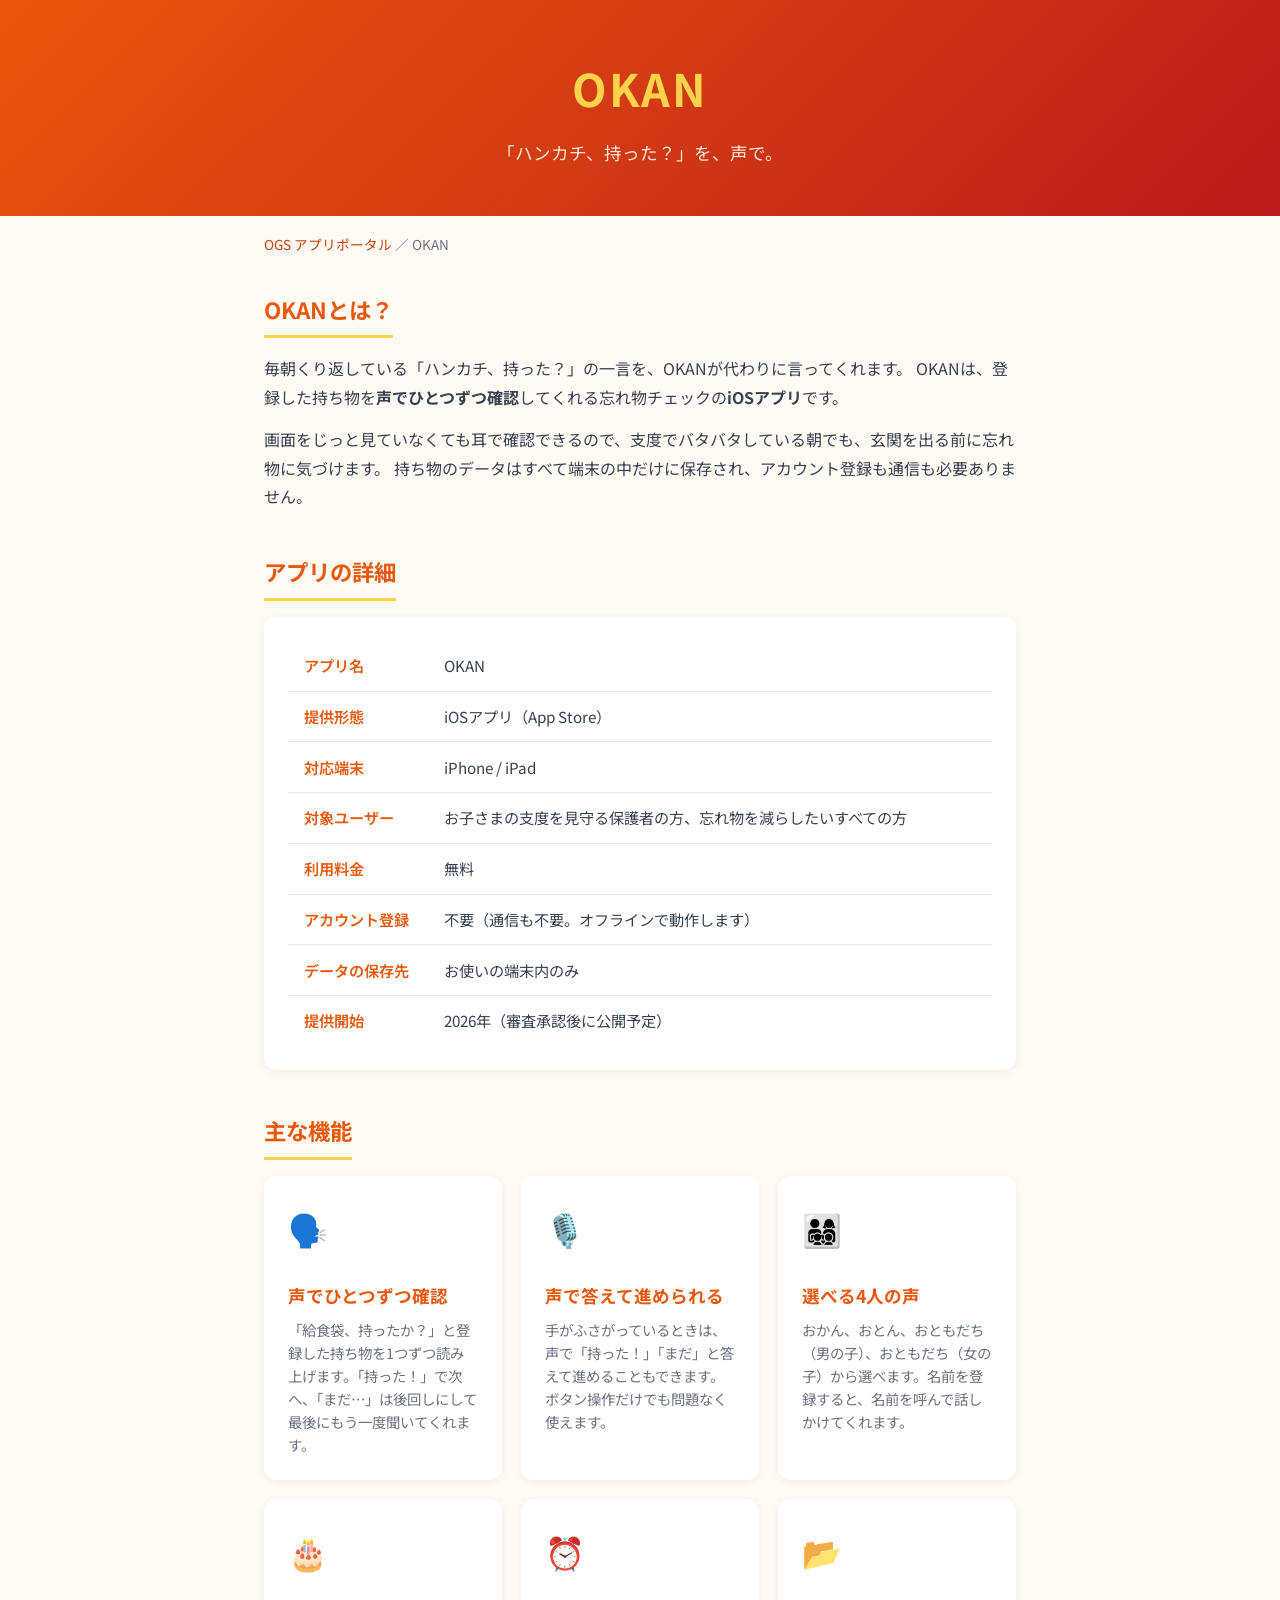
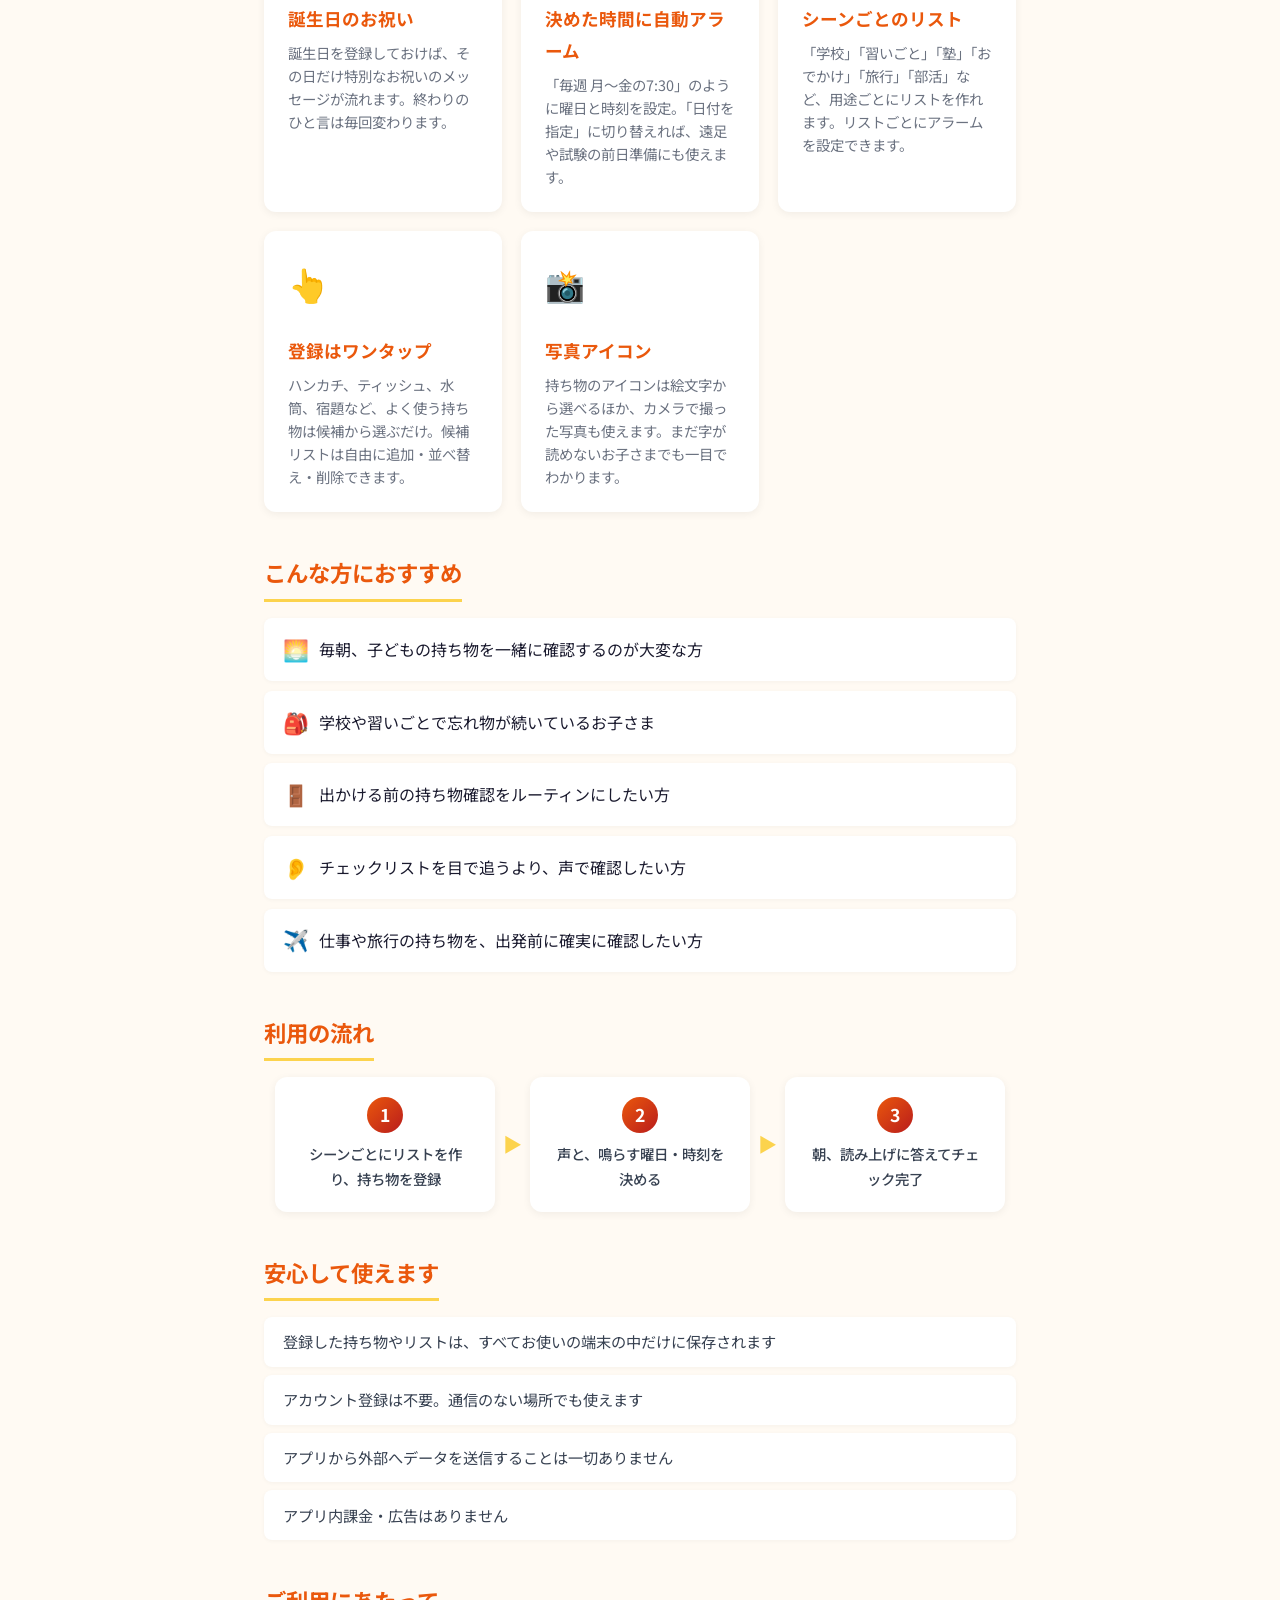
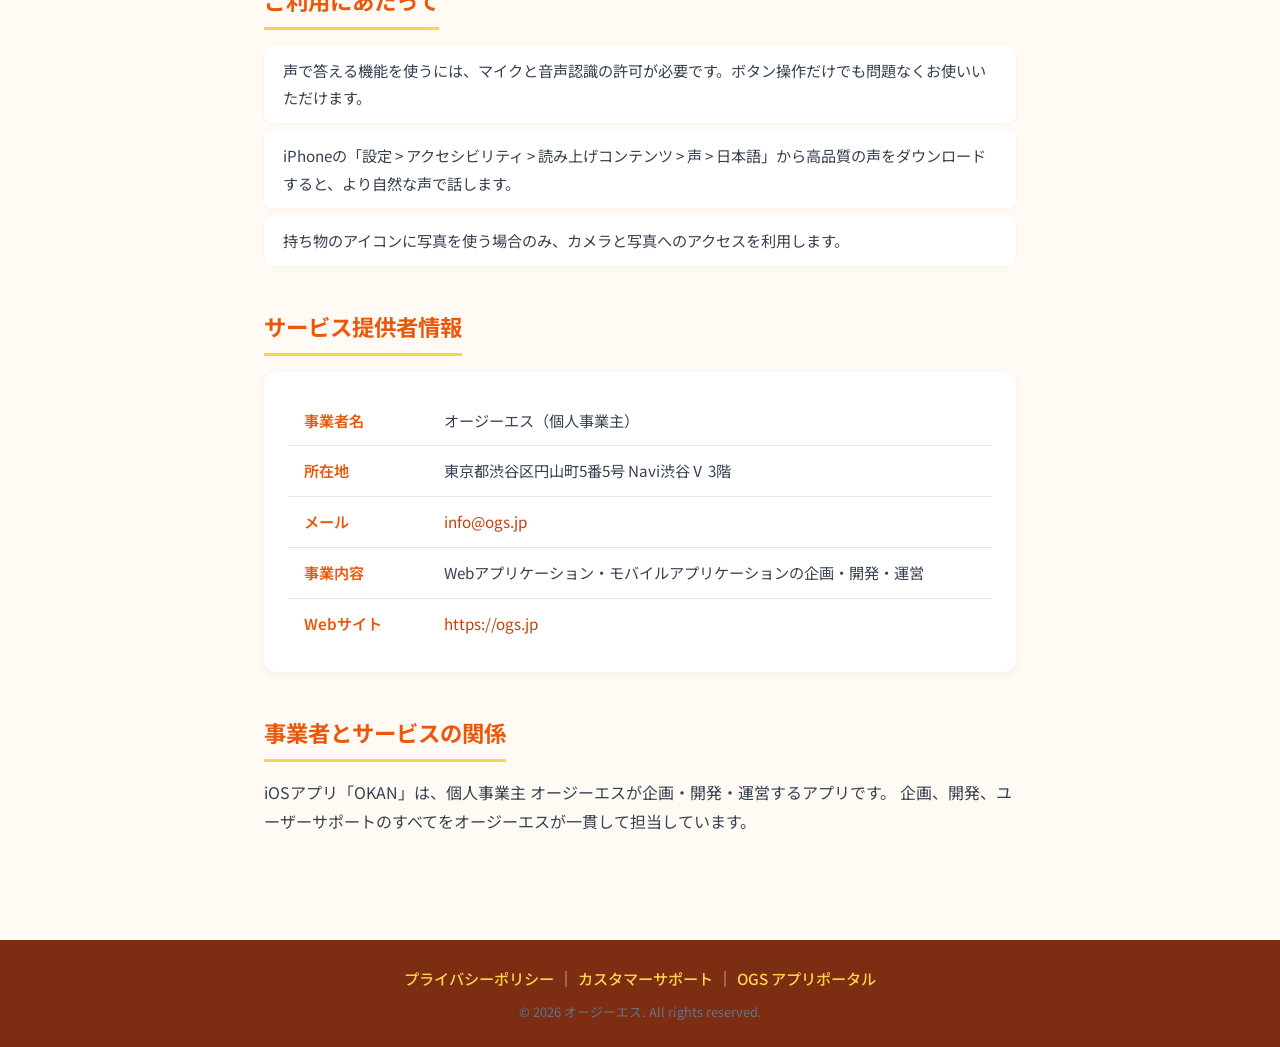
<file: okan/index.html>
<!DOCTYPE html>
<html lang="ja">
<head>
  <meta charset="UTF-8">
  <meta name="viewport" content="width=device-width, initial-scale=1.0">
  <title>OKAN - 声で聞いてくれる忘れ物チェック</title>
  <meta name="description" content="OKANは、登録した持ち物を声でひとつずつ確認してくれる忘れ物チェックアプリ（iOS）。おかん・おとん・おともだちの声を選べて、曜日と時刻を決めればアラームでお知らせします。">
  <link rel="stylesheet" href="../assets/app.css">
  <link rel="stylesheet" href="style.css">
</head>
<body>

<header>
  <div class="header-inner">
    <h1 class="app-title">OKAN</h1>
    <p class="app-tagline">「ハンカチ、持った？」を、声で。</p>
  </div>
</header>

<nav class="breadcrumb"><a href="../index.html">OGS アプリポータル</a> ／ OKAN</nav>

<main>
  <!-- サービス概要 -->
  <section class="section">
    <h2>OKANとは？</h2>
    <p>
      毎朝くり返している「ハンカチ、持った？」の一言を、OKANが代わりに言ってくれます。
      OKANは、登録した持ち物を<strong>声でひとつずつ確認</strong>してくれる忘れ物チェックの<strong>iOSアプリ</strong>です。
    </p>
    <p>
      画面をじっと見ていなくても耳で確認できるので、支度でバタバタしている朝でも、玄関を出る前に忘れ物に気づけます。
      持ち物のデータはすべて端末の中だけに保存され、アカウント登録も通信も必要ありません。
    </p>
  </section>

  <!-- サービス詳細 -->
  <section class="section">
    <h2>アプリの詳細</h2>
    <div class="detail-box">
      <table class="detail-table">
        <tr><th>アプリ名</th><td>OKAN</td></tr>
        <tr><th>提供形態</th><td>iOSアプリ（App Store）</td></tr>
        <tr><th>対応端末</th><td>iPhone / iPad</td></tr>
        <tr><th>対象ユーザー</th><td>お子さまの支度を見守る保護者の方、忘れ物を減らしたいすべての方</td></tr>
        <tr><th>利用料金</th><td>無料</td></tr>
        <tr><th>アカウント登録</th><td>不要（通信も不要。オフラインで動作します）</td></tr>
        <tr><th>データの保存先</th><td>お使いの端末内のみ</td></tr>
        <tr><th>提供開始</th><td>2026年（審査承認後に公開予定）</td></tr>
      </table>
    </div>
  </section>

  <!-- 主な機能 -->
  <section class="section features">
    <h2>主な機能</h2>
    <div class="feature-grid">
      <div class="feature-card">
        <div class="feature-icon">🗣️</div>
        <h3>声でひとつずつ確認</h3>
        <p>「給食袋、持ったか？」と登録した持ち物を1つずつ読み上げます。「持った！」で次へ、「まだ…」は後回しにして最後にもう一度聞いてくれます。</p>
      </div>
      <div class="feature-card">
        <div class="feature-icon">🎙️</div>
        <h3>声で答えて進められる</h3>
        <p>手がふさがっているときは、声で「持った！」「まだ」と答えて進めることもできます。ボタン操作だけでも問題なく使えます。</p>
      </div>
      <div class="feature-card">
        <div class="feature-icon">👨‍👩‍👧‍👦</div>
        <h3>選べる4人の声</h3>
        <p>おかん、おとん、おともだち（男の子）、おともだち（女の子）から選べます。名前を登録すると、名前を呼んで話しかけてくれます。</p>
      </div>
      <div class="feature-card">
        <div class="feature-icon">🎂</div>
        <h3>誕生日のお祝い</h3>
        <p>誕生日を登録しておけば、その日だけ特別なお祝いのメッセージが流れます。終わりのひと言は毎回変わります。</p>
      </div>
      <div class="feature-card">
        <div class="feature-icon">⏰</div>
        <h3>決めた時間に自動アラーム</h3>
        <p>「毎週 月〜金の7:30」のように曜日と時刻を設定。「日付を指定」に切り替えれば、遠足や試験の前日準備にも使えます。</p>
      </div>
      <div class="feature-card">
        <div class="feature-icon">📂</div>
        <h3>シーンごとのリスト</h3>
        <p>「学校」「習いごと」「塾」「おでかけ」「旅行」「部活」など、用途ごとにリストを作れます。リストごとにアラームを設定できます。</p>
      </div>
      <div class="feature-card">
        <div class="feature-icon">👆</div>
        <h3>登録はワンタップ</h3>
        <p>ハンカチ、ティッシュ、水筒、宿題など、よく使う持ち物は候補から選ぶだけ。候補リストは自由に追加・並べ替え・削除できます。</p>
      </div>
      <div class="feature-card">
        <div class="feature-icon">📸</div>
        <h3>写真アイコン</h3>
        <p>持ち物のアイコンは絵文字から選べるほか、カメラで撮った写真も使えます。まだ字が読めないお子さまでも一目でわかります。</p>
      </div>
    </div>
  </section>

  <!-- 利用シーン -->
  <section class="section">
    <h2>こんな方におすすめ</h2>
    <ul class="scene-list">
      <li><span class="scene-emoji">🌅</span>毎朝、子どもの持ち物を一緒に確認するのが大変な方</li>
      <li><span class="scene-emoji">🎒</span>学校や習いごとで忘れ物が続いているお子さま</li>
      <li><span class="scene-emoji">🚪</span>出かける前の持ち物確認をルーティンにしたい方</li>
      <li><span class="scene-emoji">👂</span>チェックリストを目で追うより、声で確認したい方</li>
      <li><span class="scene-emoji">✈️</span>仕事や旅行の持ち物を、出発前に確実に確認したい方</li>
    </ul>
  </section>

  <!-- 利用の流れ -->
  <section class="section steps">
    <h2>利用の流れ</h2>
    <div class="steps-container">
      <div class="step">
        <div class="step-number">1</div>
        <div class="step-text">シーンごとにリストを作り、持ち物を登録</div>
      </div>
      <div class="step-arrow">▶</div>
      <div class="step">
        <div class="step-number">2</div>
        <div class="step-text">声と、鳴らす曜日・時刻を決める</div>
      </div>
      <div class="step-arrow">▶</div>
      <div class="step">
        <div class="step-number">3</div>
        <div class="step-text">朝、読み上げに答えてチェック完了</div>
      </div>
    </div>
  </section>

  <!-- 安心して使えます -->
  <section class="section">
    <h2>安心して使えます</h2>
    <ul class="tech-list">
      <li>登録した持ち物やリストは、すべてお使いの端末の中だけに保存されます</li>
      <li>アカウント登録は不要。通信のない場所でも使えます</li>
      <li>アプリから外部へデータを送信することは一切ありません</li>
      <li>アプリ内課金・広告はありません</li>
    </ul>
  </section>

  <!-- ご利用にあたって -->
  <section class="section">
    <h2>ご利用にあたって</h2>
    <ul class="tech-list">
      <li>声で答える機能を使うには、マイクと音声認識の許可が必要です。ボタン操作だけでも問題なくお使いいただけます。</li>
      <li>iPhoneの「設定 &gt; アクセシビリティ &gt; 読み上げコンテンツ &gt; 声 &gt; 日本語」から高品質の声をダウンロードすると、より自然な声で話します。</li>
      <li>持ち物のアイコンに写真を使う場合のみ、カメラと写真へのアクセスを利用します。</li>
    </ul>
  </section>

  <!-- サービス提供者情報 -->
  <section class="section provider-detail">
    <h2>サービス提供者情報</h2>
    <div class="detail-box">
      <table class="detail-table">
        <tr><th>事業者名</th><td>オージーエス（個人事業主）</td></tr>
        <tr><th>所在地</th><td>東京都渋谷区円山町5番5号 Navi渋谷Ⅴ 3階</td></tr>
        <tr><th>メール</th><td><a href="mailto:info@ogs.jp">info@ogs.jp</a></td></tr>
        <tr><th>事業内容</th><td>Webアプリケーション・モバイルアプリケーションの企画・開発・運営</td></tr>
        <tr><th>Webサイト</th><td><a href="https://ogs.jp">https://ogs.jp</a></td></tr>
      </table>
    </div>
  </section>

  <!-- 事業者とサービスの関係 -->
  <section class="section">
    <h2>事業者とサービスの関係</h2>
    <p>
      iOSアプリ「OKAN」は、個人事業主 オージーエスが企画・開発・運営するアプリです。
      企画、開発、ユーザーサポートのすべてをオージーエスが一貫して担当しています。
    </p>
  </section>
</main>

<footer>
  <div class="footer-inner">
    <a href="privacy.html">プライバシーポリシー</a> ｜ <a href="support.html">カスタマーサポート</a> ｜ <a href="../index.html">OGS アプリポータル</a>
    <p class="copyright">&copy; 2026 オージーエス. All rights reserved.</p>
  </div>
</footer>

</body>
</html>
</file>
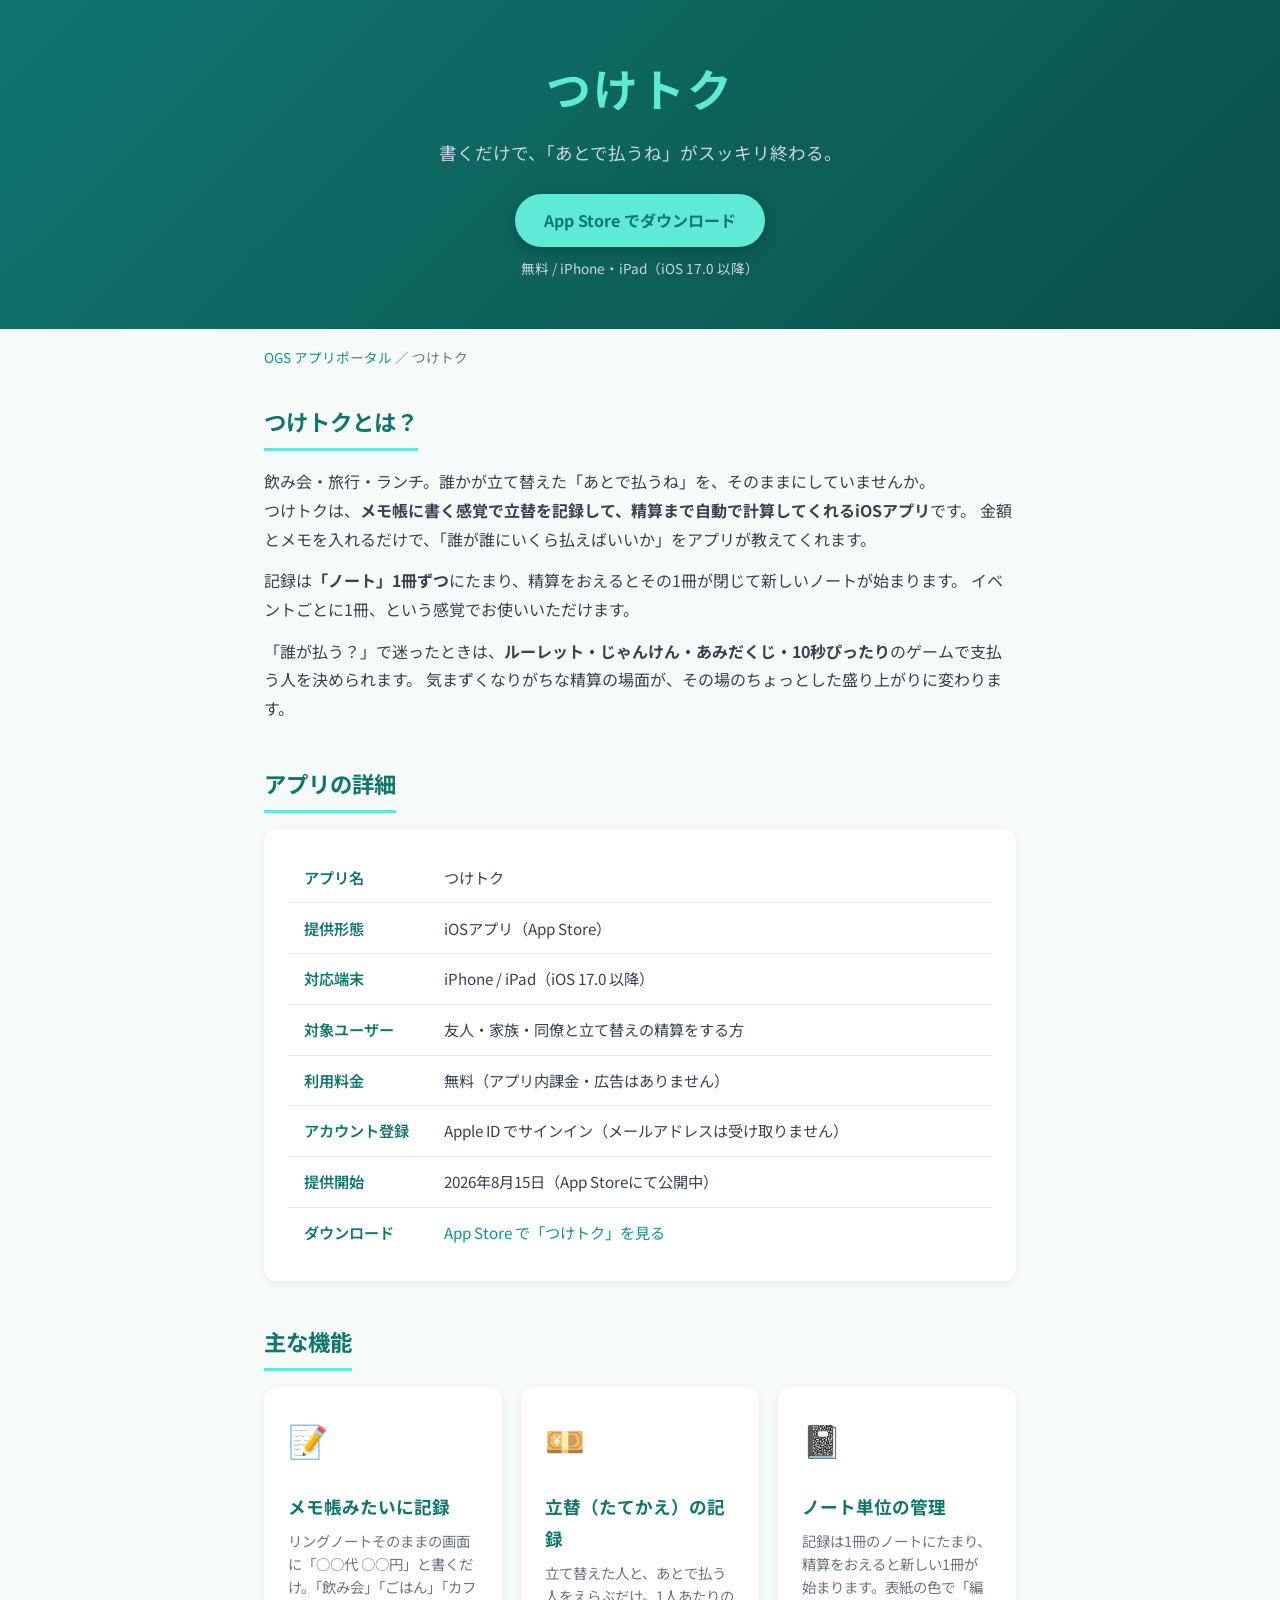
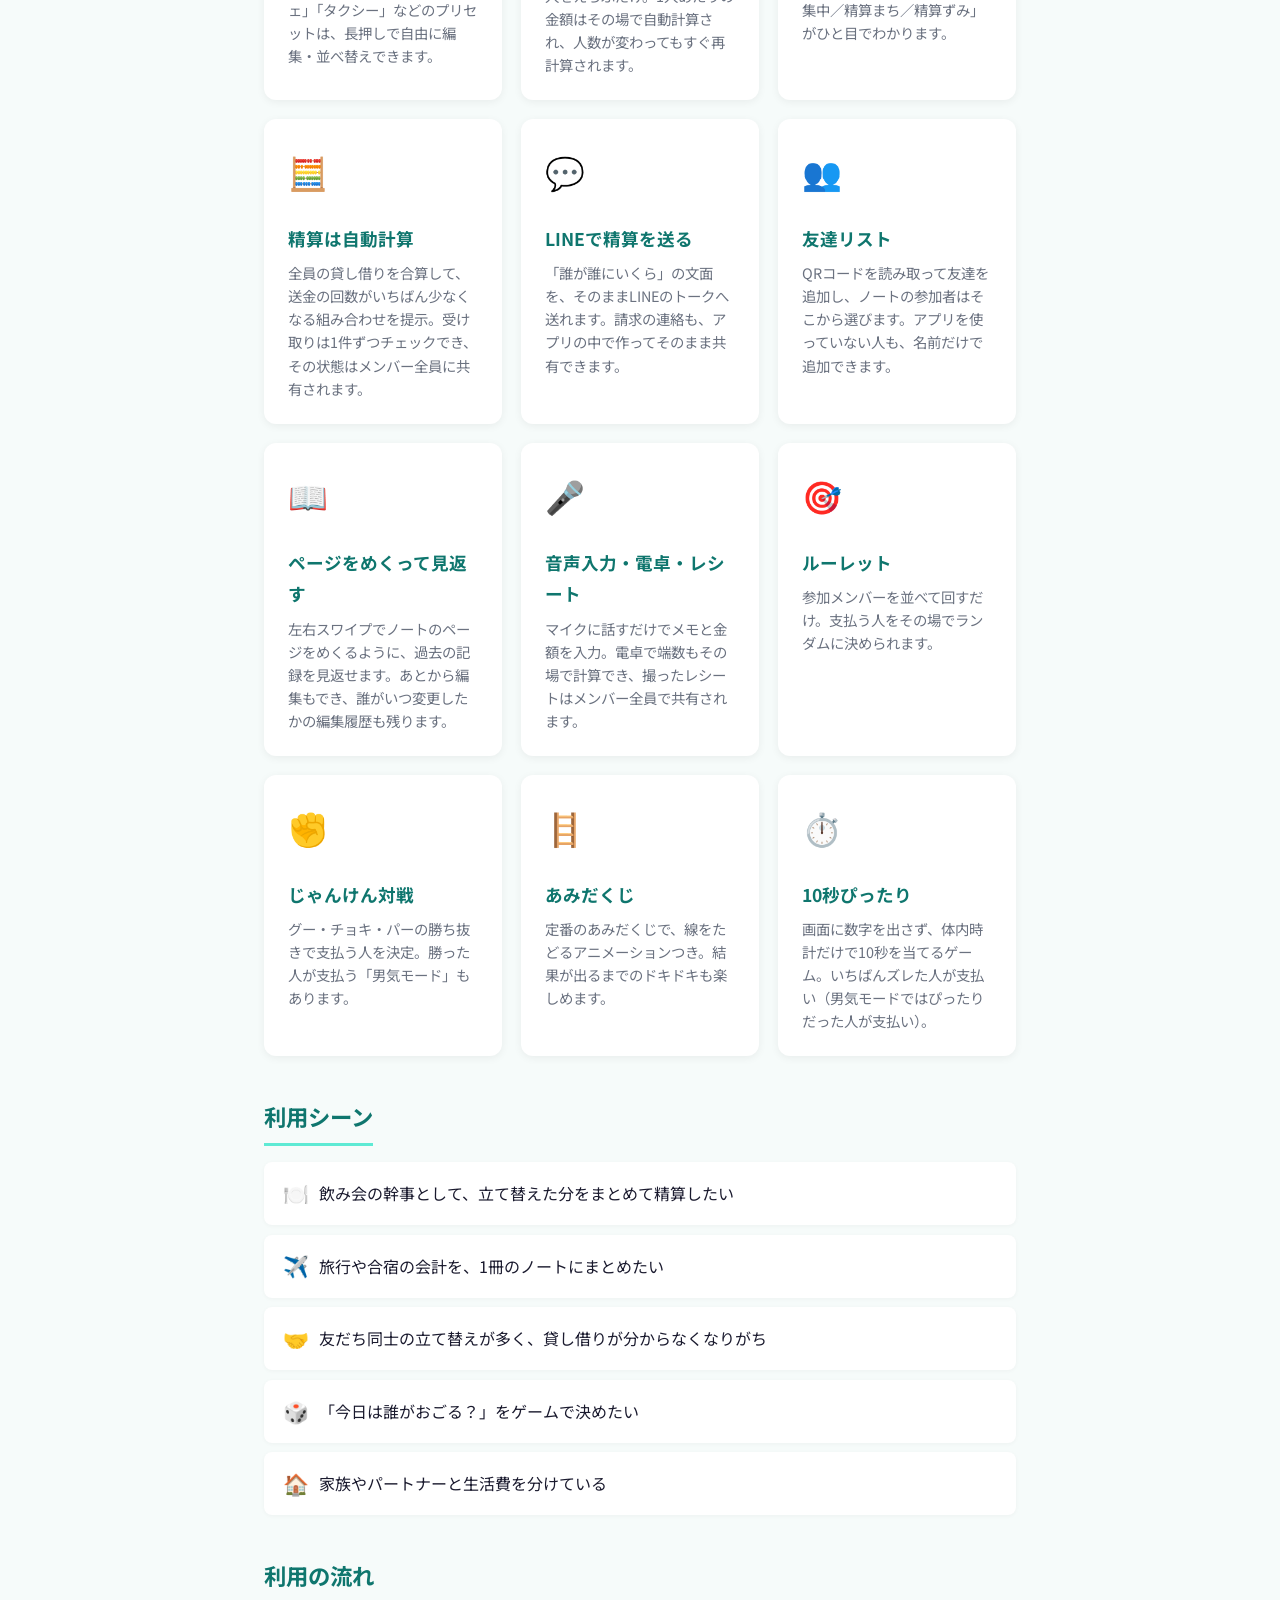
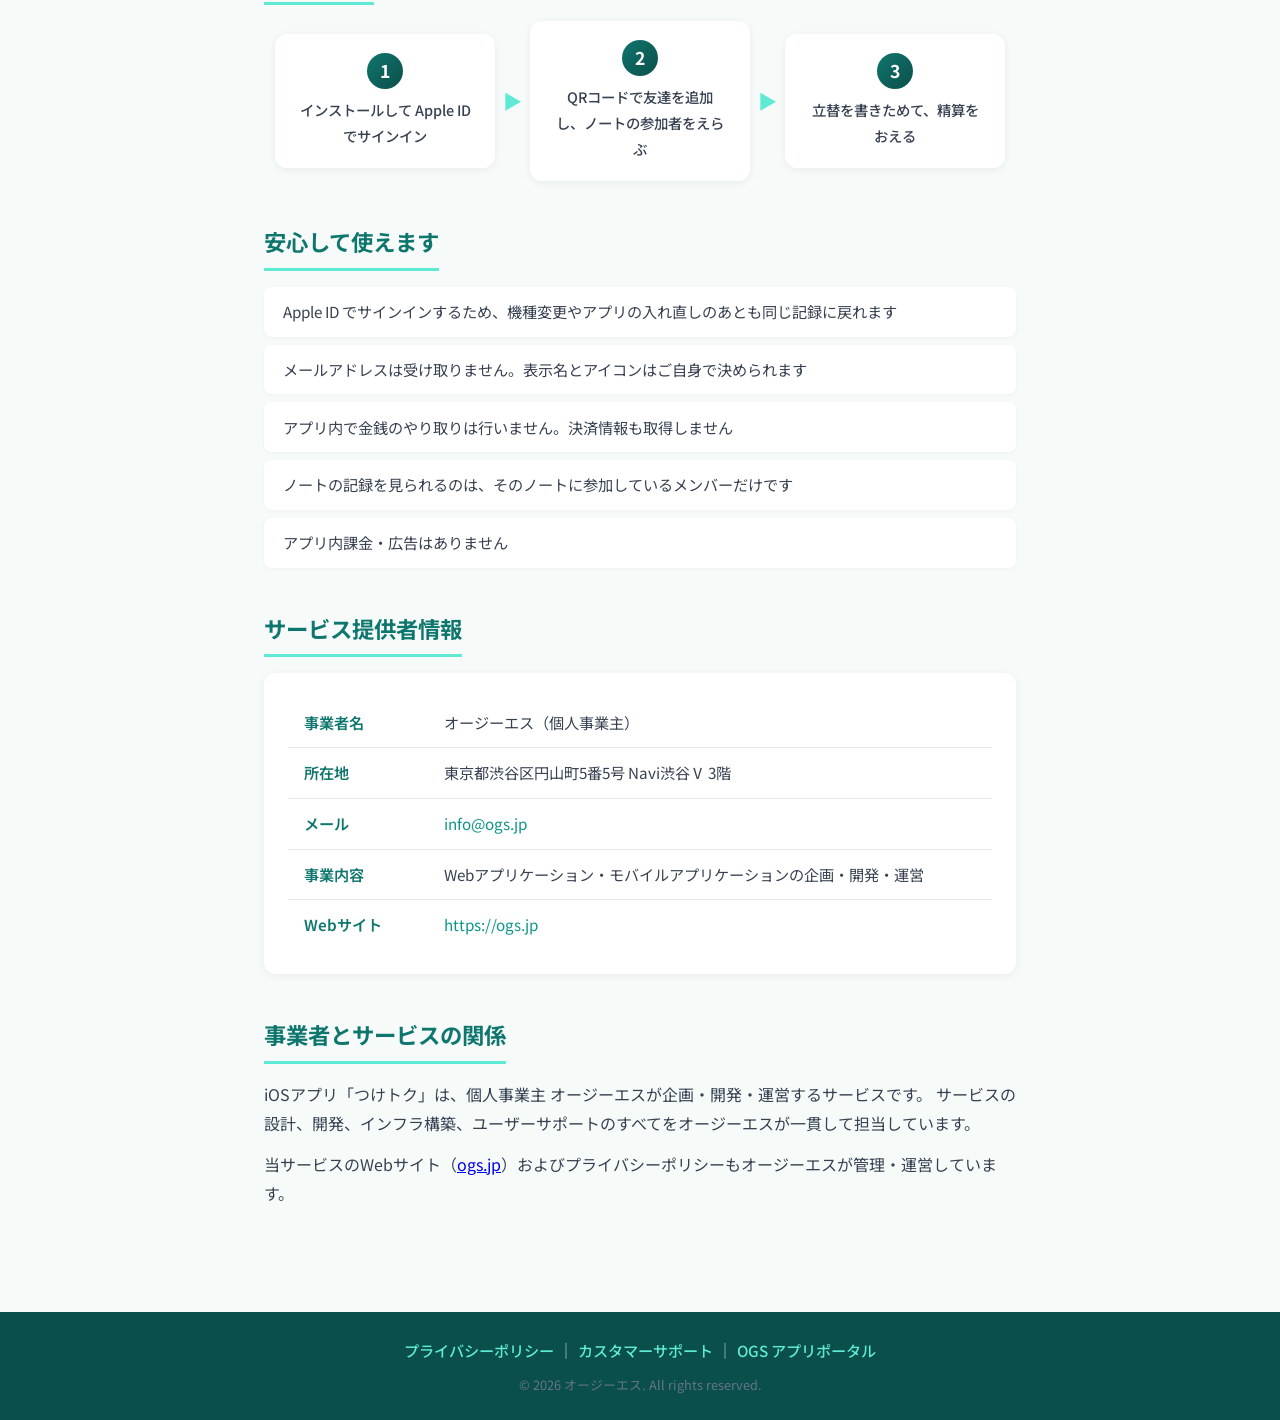
<file: tsuketoku/index.html>
<!DOCTYPE html>
<html lang="ja">
<head>
  <meta charset="UTF-8">
  <meta name="viewport" content="width=device-width, initial-scale=1.0">
  <title>つけトク - 立替をメモして自動精算するアプリ</title>
  <meta name="description" content="つけトクは、飲み会や旅行の立替をメモ帳に書く感覚で記録して、誰が誰にいくら払えばよいかを自動計算するiOSアプリ。支払う人はルーレット・じゃんけん・あみだくじ・10秒ぴったりのゲームで決められます。">
  <link rel="stylesheet" href="../assets/app.css">
  <link rel="stylesheet" href="style.css">
</head>
<body>

<header>
  <div class="header-inner">
    <h1 class="app-title">つけトク</h1>
    <p class="app-tagline">書くだけで、「あとで払うね」がスッキリ終わる。</p>
    <p class="store-cta">
      <a class="store-button" href="https://apps.apple.com/jp/app/id6794844254" target="_blank" rel="noopener"> App Store でダウンロード</a>
    </p>
    <p class="store-note">無料 / iPhone・iPad（iOS 17.0 以降）</p>
  </div>
</header>

<nav class="breadcrumb"><a href="../index.html">OGS アプリポータル</a> ／ つけトク</nav>

<main>
  <!-- サービス概要 -->
  <section class="section">
    <h2>つけトクとは？</h2>
    <p>
      飲み会・旅行・ランチ。誰かが立て替えた「あとで払うね」を、そのままにしていませんか。<br>
      つけトクは、<strong>メモ帳に書く感覚で立替を記録して、精算まで自動で計算してくれるiOSアプリ</strong>です。
      金額とメモを入れるだけで、「誰が誰にいくら払えばいいか」をアプリが教えてくれます。
    </p>
    <p>
      記録は<strong>「ノート」1冊ずつ</strong>にたまり、精算をおえるとその1冊が閉じて新しいノートが始まります。
      イベントごとに1冊、という感覚でお使いいただけます。
    </p>
    <p>
      「誰が払う？」で迷ったときは、<strong>ルーレット・じゃんけん・あみだくじ・10秒ぴったり</strong>のゲームで支払う人を決められます。
      気まずくなりがちな精算の場面が、その場のちょっとした盛り上がりに変わります。
    </p>
  </section>

  <!-- サービス詳細 -->
  <section class="section">
    <h2>アプリの詳細</h2>
    <div class="detail-box">
      <table class="detail-table">
        <tr><th>アプリ名</th><td>つけトク</td></tr>
        <tr><th>提供形態</th><td>iOSアプリ（App Store）</td></tr>
        <tr><th>対応端末</th><td>iPhone / iPad（iOS 17.0 以降）</td></tr>
        <tr><th>対象ユーザー</th><td>友人・家族・同僚と立て替えの精算をする方</td></tr>
        <tr><th>利用料金</th><td>無料（アプリ内課金・広告はありません）</td></tr>
        <tr><th>アカウント登録</th><td>Apple ID でサインイン（メールアドレスは受け取りません）</td></tr>
        <tr><th>提供開始</th><td>2026年8月15日（App Storeにて公開中）</td></tr>
        <tr><th>ダウンロード</th><td><a href="https://apps.apple.com/jp/app/id6794844254" target="_blank" rel="noopener">App Store で「つけトク」を見る</a></td></tr>
      </table>
    </div>
  </section>

  <!-- 主な機能 -->
  <section class="section features">
    <h2>主な機能</h2>
    <div class="feature-grid">
      <div class="feature-card">
        <div class="feature-icon">📝</div>
        <h3>メモ帳みたいに記録</h3>
        <p>リングノートそのままの画面に「○○代 ○○円」と書くだけ。「飲み会」「ごはん」「カフェ」「タクシー」などのプリセットは、長押しで自由に編集・並べ替えできます。</p>
      </div>
      <div class="feature-card">
        <div class="feature-icon">💴</div>
        <h3>立替（たてかえ）の記録</h3>
        <p>立て替えた人と、あとで払う人をえらぶだけ。1人あたりの金額はその場で自動計算され、人数が変わってもすぐ再計算されます。</p>
      </div>
      <div class="feature-card">
        <div class="feature-icon">📓</div>
        <h3>ノート単位の管理</h3>
        <p>記録は1冊のノートにたまり、精算をおえると新しい1冊が始まります。表紙の色で「編集中／精算まち／精算ずみ」がひと目でわかります。</p>
      </div>
      <div class="feature-card">
        <div class="feature-icon">🧮</div>
        <h3>精算は自動計算</h3>
        <p>全員の貸し借りを合算して、送金の回数がいちばん少なくなる組み合わせを提示。受け取りは1件ずつチェックでき、その状態はメンバー全員に共有されます。</p>
      </div>
      <div class="feature-card">
        <div class="feature-icon">💬</div>
        <h3>LINEで精算を送る</h3>
        <p>「誰が誰にいくら」の文面を、そのままLINEのトークへ送れます。請求の連絡も、アプリの中で作ってそのまま共有できます。</p>
      </div>
      <div class="feature-card">
        <div class="feature-icon">👥</div>
        <h3>友達リスト</h3>
        <p>QRコードを読み取って友達を追加し、ノートの参加者はそこから選びます。アプリを使っていない人も、名前だけで追加できます。</p>
      </div>
      <div class="feature-card">
        <div class="feature-icon">📖</div>
        <h3>ページをめくって見返す</h3>
        <p>左右スワイプでノートのページをめくるように、過去の記録を見返せます。あとから編集もでき、誰がいつ変更したかの編集履歴も残ります。</p>
      </div>
      <div class="feature-card">
        <div class="feature-icon">🎤</div>
        <h3>音声入力・電卓・レシート</h3>
        <p>マイクに話すだけでメモと金額を入力。電卓で端数もその場で計算でき、撮ったレシートはメンバー全員で共有されます。</p>
      </div>
      <div class="feature-card">
        <div class="feature-icon">🎯</div>
        <h3>ルーレット</h3>
        <p>参加メンバーを並べて回すだけ。支払う人をその場でランダムに決められます。</p>
      </div>
      <div class="feature-card">
        <div class="feature-icon">✊</div>
        <h3>じゃんけん対戦</h3>
        <p>グー・チョキ・パーの勝ち抜きで支払う人を決定。勝った人が支払う「男気モード」もあります。</p>
      </div>
      <div class="feature-card">
        <div class="feature-icon">🪜</div>
        <h3>あみだくじ</h3>
        <p>定番のあみだくじで、線をたどるアニメーションつき。結果が出るまでのドキドキも楽しめます。</p>
      </div>
      <div class="feature-card">
        <div class="feature-icon">⏱️</div>
        <h3>10秒ぴったり</h3>
        <p>画面に数字を出さず、体内時計だけで10秒を当てるゲーム。いちばんズレた人が支払い（男気モードではぴったりだった人が支払い）。</p>
      </div>
    </div>
  </section>

  <!-- 利用シーン -->
  <section class="section">
    <h2>利用シーン</h2>
    <ul class="scene-list">
      <li><span class="scene-emoji">🍽️</span>飲み会の幹事として、立て替えた分をまとめて精算したい</li>
      <li><span class="scene-emoji">✈️</span>旅行や合宿の会計を、1冊のノートにまとめたい</li>
      <li><span class="scene-emoji">🤝</span>友だち同士の立て替えが多く、貸し借りが分からなくなりがち</li>
      <li><span class="scene-emoji">🎲</span>「今日は誰がおごる？」をゲームで決めたい</li>
      <li><span class="scene-emoji">🏠</span>家族やパートナーと生活費を分けている</li>
    </ul>
  </section>

  <!-- 利用の流れ -->
  <section class="section steps">
    <h2>利用の流れ</h2>
    <div class="steps-container">
      <div class="step">
        <div class="step-number">1</div>
        <div class="step-text">インストールして Apple ID でサインイン</div>
      </div>
      <div class="step-arrow">▶</div>
      <div class="step">
        <div class="step-number">2</div>
        <div class="step-text">QRコードで友達を追加し、ノートの参加者をえらぶ</div>
      </div>
      <div class="step-arrow">▶</div>
      <div class="step">
        <div class="step-number">3</div>
        <div class="step-text">立替を書きためて、精算をおえる</div>
      </div>
    </div>
  </section>

  <!-- 安心して使えます -->
  <section class="section">
    <h2>安心して使えます</h2>
    <ul class="tech-list">
      <li>Apple ID でサインインするため、機種変更やアプリの入れ直しのあとも同じ記録に戻れます</li>
      <li>メールアドレスは受け取りません。表示名とアイコンはご自身で決められます</li>
      <li>アプリ内で金銭のやり取りは行いません。決済情報も取得しません</li>
      <li>ノートの記録を見られるのは、そのノートに参加しているメンバーだけです</li>
      <li>アプリ内課金・広告はありません</li>
    </ul>
  </section>

  <!-- サービス提供者情報 -->
  <section class="section provider-detail">
    <h2>サービス提供者情報</h2>
    <div class="detail-box">
      <table class="detail-table">
        <tr><th>事業者名</th><td>オージーエス（個人事業主）</td></tr>
        <tr><th>所在地</th><td>東京都渋谷区円山町5番5号 Navi渋谷Ⅴ 3階</td></tr>
        <tr><th>メール</th><td><a href="mailto:info@ogs.jp">info@ogs.jp</a></td></tr>
        <tr><th>事業内容</th><td>Webアプリケーション・モバイルアプリケーションの企画・開発・運営</td></tr>
        <tr><th>Webサイト</th><td><a href="https://ogs.jp">https://ogs.jp</a></td></tr>
      </table>
    </div>
  </section>

  <!-- 事業者とサービスの関係 -->
  <section class="section">
    <h2>事業者とサービスの関係</h2>
    <p>
      iOSアプリ「つけトク」は、個人事業主 オージーエスが企画・開発・運営するサービスです。
      サービスの設計、開発、インフラ構築、ユーザーサポートのすべてをオージーエスが一貫して担当しています。
    </p>
    <p>
      当サービスのWebサイト（<a href="https://ogs.jp">ogs.jp</a>）およびプライバシーポリシーもオージーエスが管理・運営しています。
    </p>
  </section>
</main>

<footer>
  <div class="footer-inner">
    <a href="privacy.html">プライバシーポリシー</a> ｜ <a href="support.html">カスタマーサポート</a> ｜ <a href="../index.html">OGS アプリポータル</a>
    <p class="copyright">&copy; 2026 オージーエス. All rights reserved.</p>
  </div>
</footer>

</body>
</html>
</file>
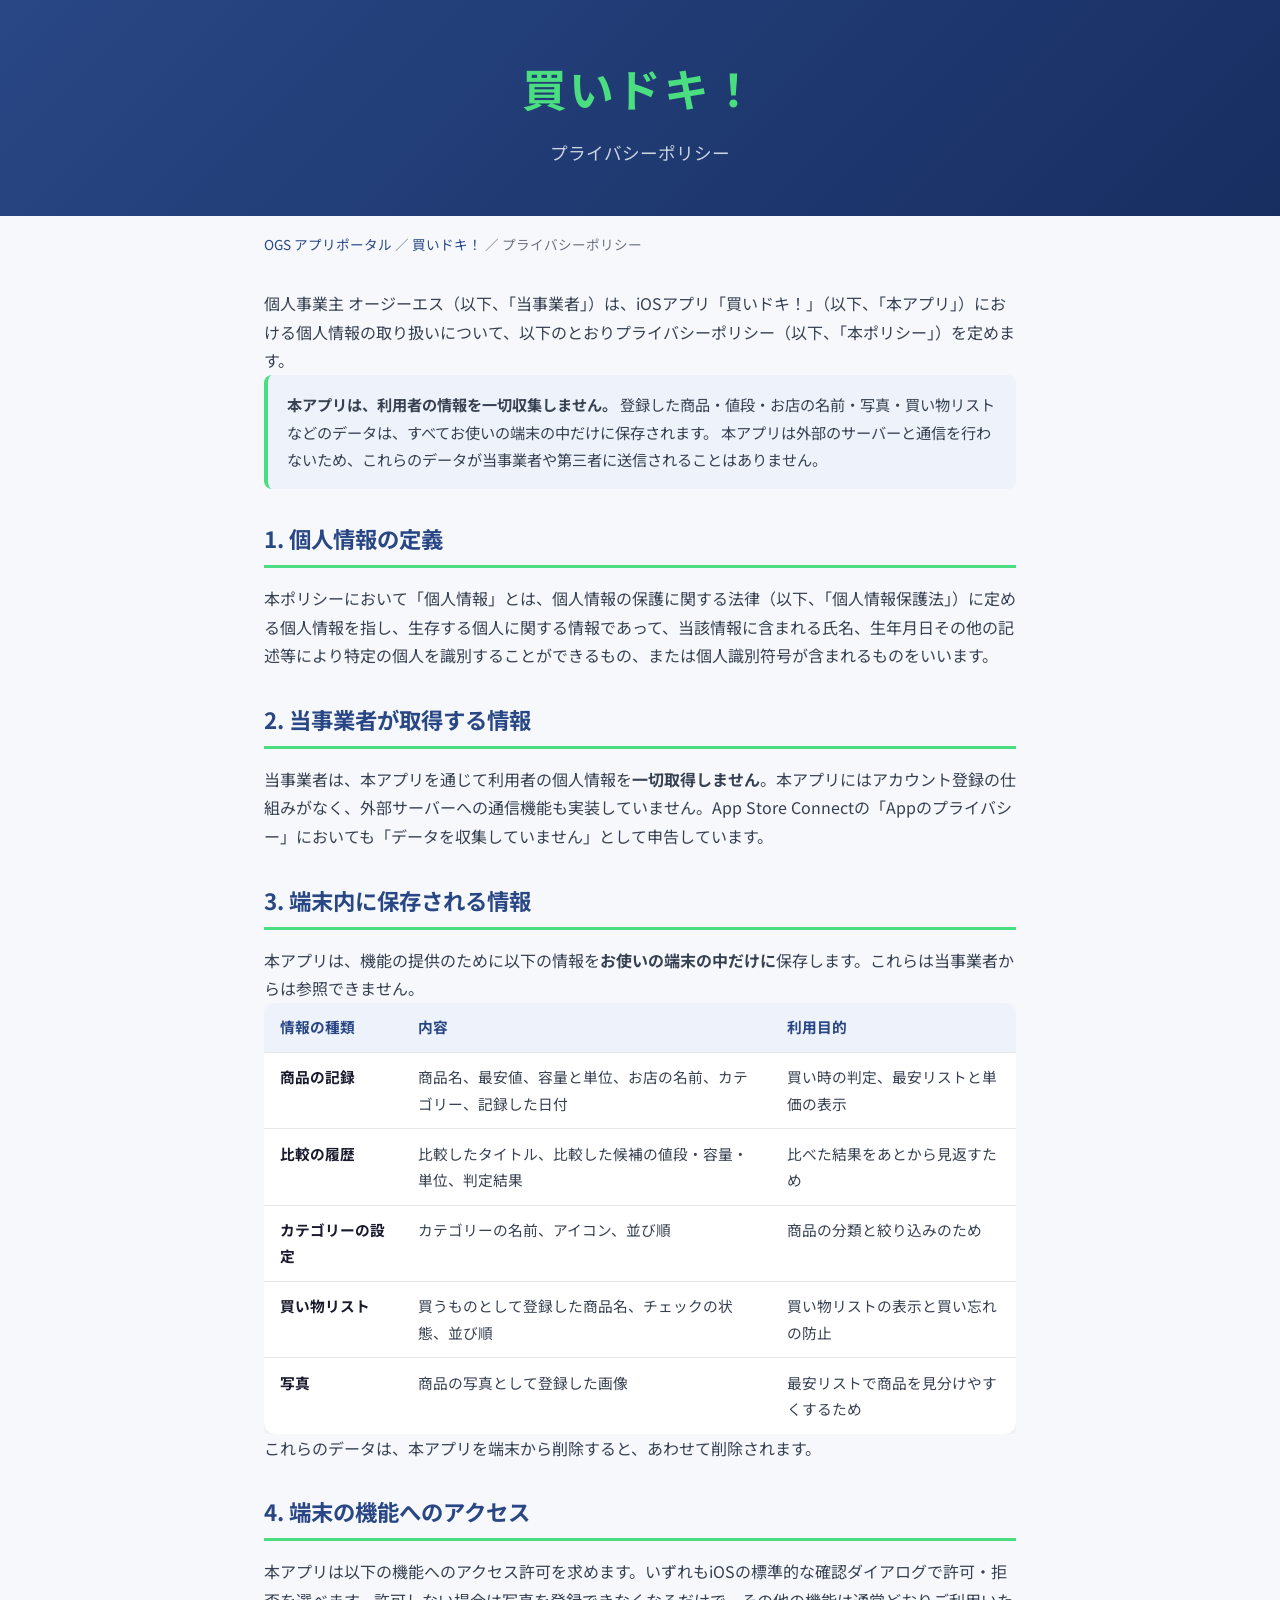
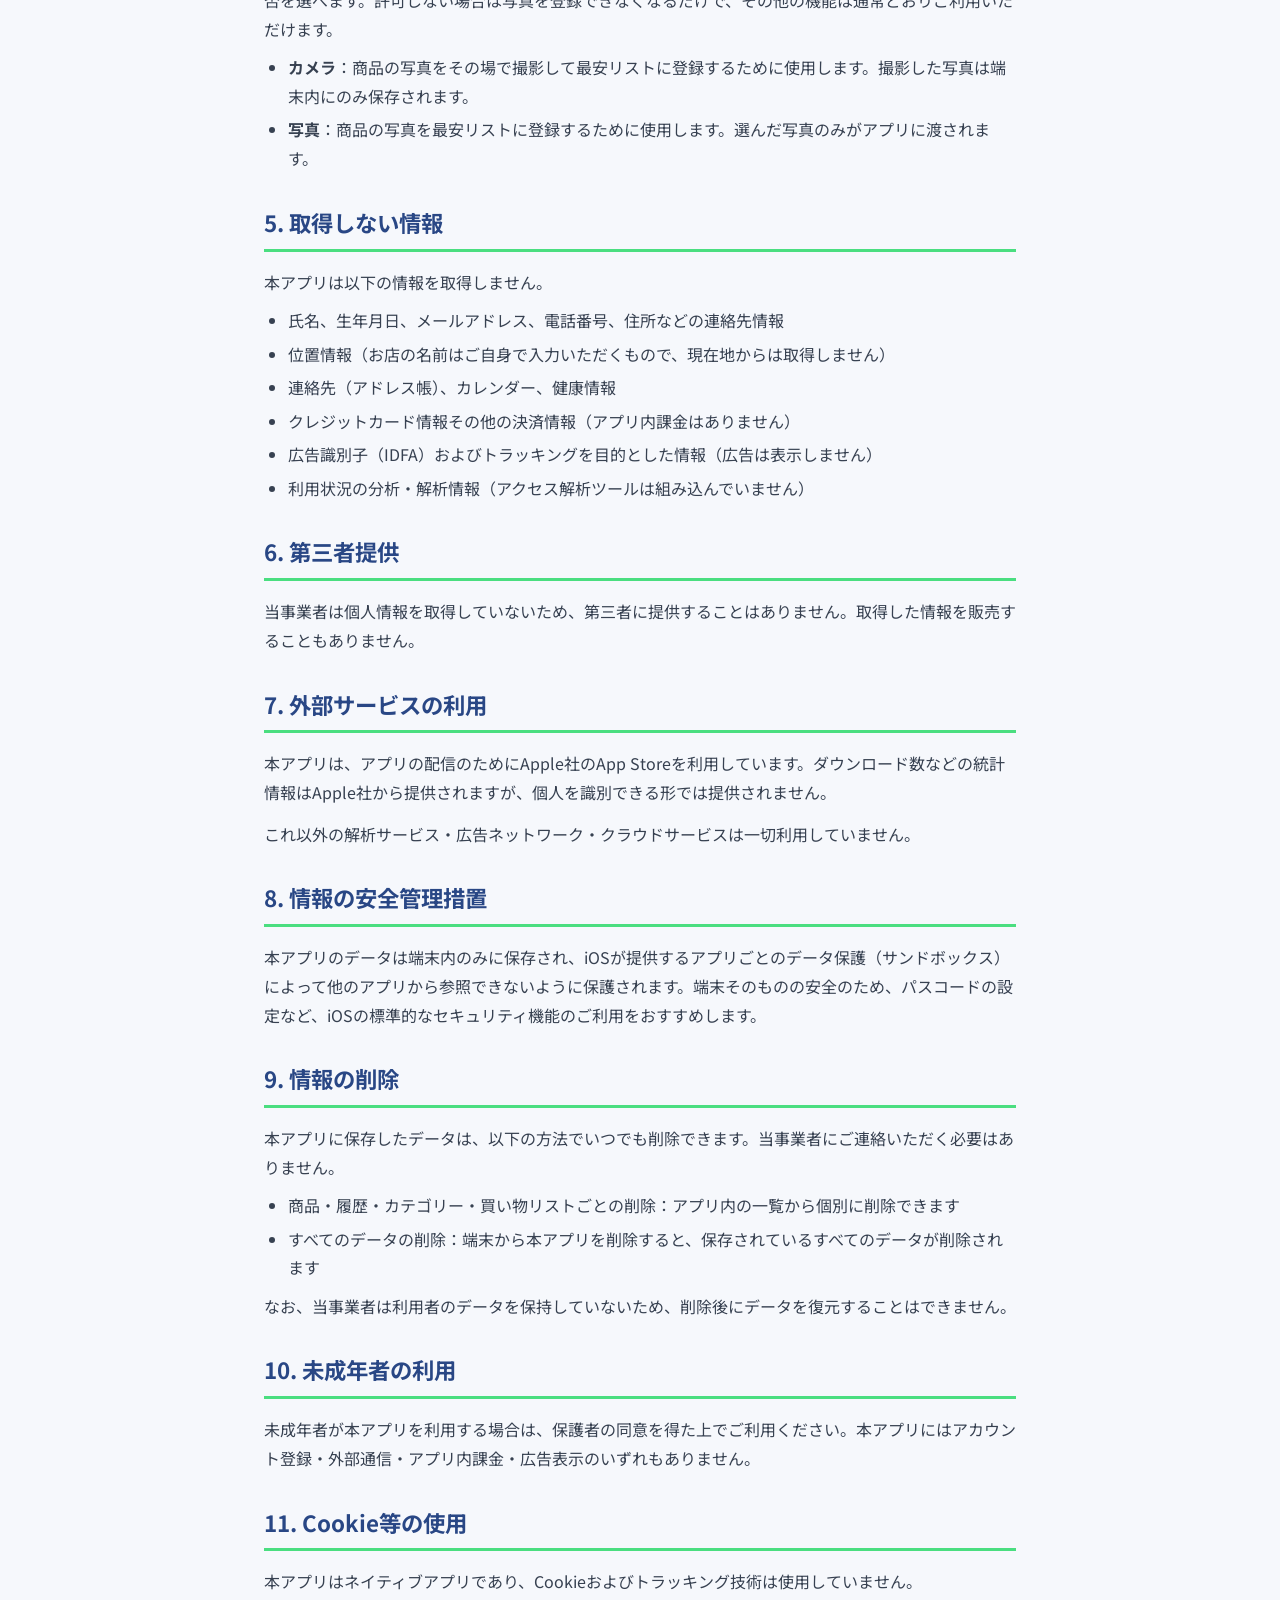
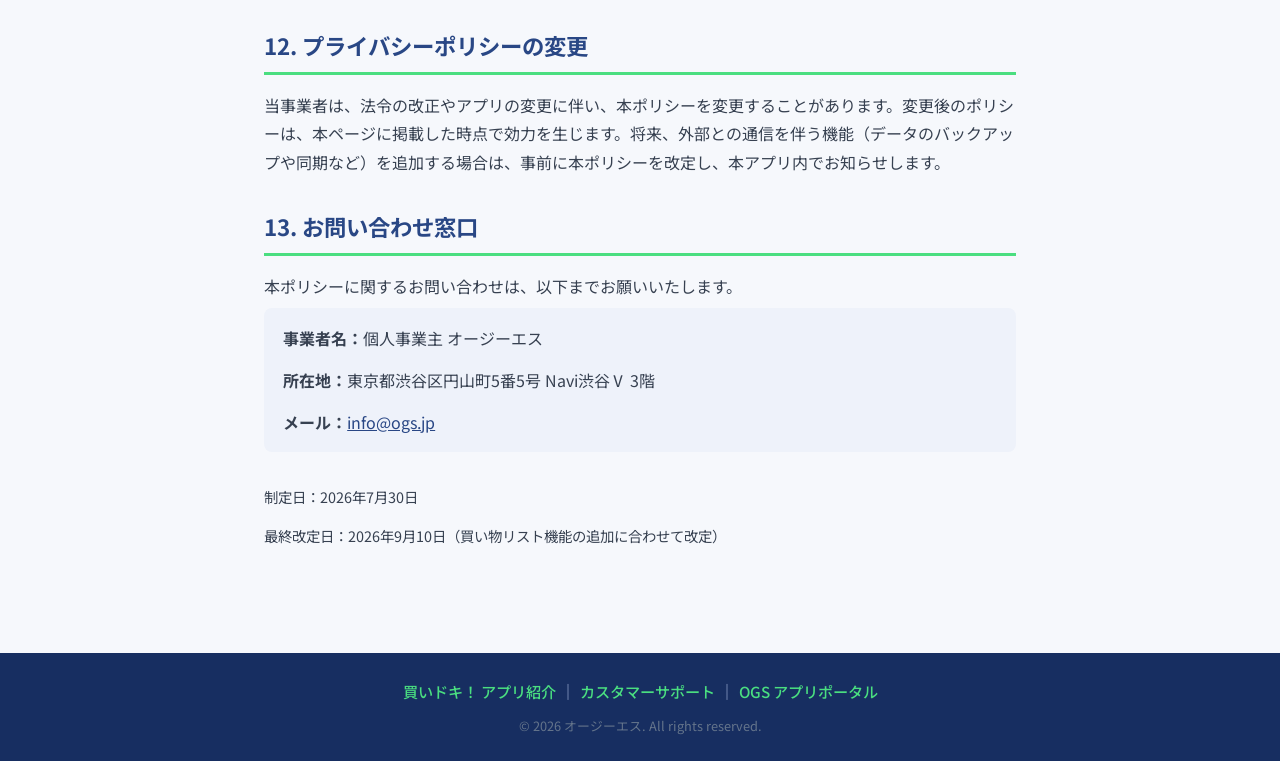
<file: kaidoki/privacy.html>
<!DOCTYPE html>
<html lang="ja">
<head>
  <meta charset="UTF-8">
  <meta name="viewport" content="width=device-width, initial-scale=1.0">
  <title>プライバシーポリシー - 買いドキ！</title>
  <meta name="description" content="iOSアプリ「買いドキ！」のプライバシーポリシー。データは端末内のみに保存し、外部へ送信しません。">
  <link rel="stylesheet" href="../assets/app.css">
  <link rel="stylesheet" href="style.css">
</head>
<body>

<header>
  <div class="header-inner">
    <h1 class="app-title">買いドキ！</h1>
    <p class="app-tagline">プライバシーポリシー</p>
  </div>
</header>

<nav class="breadcrumb"><a href="../index.html">OGS アプリポータル</a> ／ <a href="index.html">買いドキ！</a> ／ プライバシーポリシー</nav>

<main>
  <section class="section policy">
    <p>個人事業主 オージーエス（以下、「当事業者」）は、iOSアプリ「買いドキ！」（以下、「本アプリ」）における個人情報の取り扱いについて、以下のとおりプライバシーポリシー（以下、「本ポリシー」）を定めます。</p>

    <div class="note">
      <strong>本アプリは、利用者の情報を一切収集しません。</strong>
      登録した商品・値段・お店の名前・写真・買い物リストなどのデータは、すべてお使いの端末の中だけに保存されます。
      本アプリは外部のサーバーと通信を行わないため、これらのデータが当事業者や第三者に送信されることはありません。
    </div>

    <h2>1. 個人情報の定義</h2>
    <p>本ポリシーにおいて「個人情報」とは、個人情報の保護に関する法律（以下、「個人情報保護法」）に定める個人情報を指し、生存する個人に関する情報であって、当該情報に含まれる氏名、生年月日その他の記述等により特定の個人を識別することができるもの、または個人識別符号が含まれるものをいいます。</p>

    <h2>2. 当事業者が取得する情報</h2>
    <p>当事業者は、本アプリを通じて利用者の個人情報を<strong>一切取得しません</strong>。本アプリにはアカウント登録の仕組みがなく、外部サーバーへの通信機能も実装していません。App Store Connectの「Appのプライバシー」においても「データを収集していません」として申告しています。</p>

    <h2>3. 端末内に保存される情報</h2>
    <p>本アプリは、機能の提供のために以下の情報を<strong>お使いの端末の中だけに</strong>保存します。これらは当事業者からは参照できません。</p>
    <div class="table-scroll">
      <table class="privacy-table">
        <thead>
          <tr><th>情報の種類</th><th>内容</th><th>利用目的</th></tr>
        </thead>
        <tbody>
          <tr>
            <th>商品の記録</th>
            <td>商品名、最安値、容量と単位、お店の名前、カテゴリー、記録した日付</td>
            <td>買い時の判定、最安リストと単価の表示</td>
          </tr>
          <tr>
            <th>比較の履歴</th>
            <td>比較したタイトル、比較した候補の値段・容量・単位、判定結果</td>
            <td>比べた結果をあとから見返すため</td>
          </tr>
          <tr>
            <th>カテゴリーの設定</th>
            <td>カテゴリーの名前、アイコン、並び順</td>
            <td>商品の分類と絞り込みのため</td>
          </tr>
          <tr>
            <th>買い物リスト</th>
            <td>買うものとして登録した商品名、チェックの状態、並び順</td>
            <td>買い物リストの表示と買い忘れの防止</td>
          </tr>
          <tr>
            <th>写真</th>
            <td>商品の写真として登録した画像</td>
            <td>最安リストで商品を見分けやすくするため</td>
          </tr>
        </tbody>
      </table>
    </div>
    <p>これらのデータは、本アプリを端末から削除すると、あわせて削除されます。</p>

    <h2>4. 端末の機能へのアクセス</h2>
    <p>本アプリは以下の機能へのアクセス許可を求めます。いずれもiOSの標準的な確認ダイアログで許可・拒否を選べます。許可しない場合は写真を登録できなくなるだけで、その他の機能は通常どおりご利用いただけます。</p>
    <ul>
      <li><strong>カメラ</strong>：商品の写真をその場で撮影して最安リストに登録するために使用します。撮影した写真は端末内にのみ保存されます。</li>
      <li><strong>写真</strong>：商品の写真を最安リストに登録するために使用します。選んだ写真のみがアプリに渡されます。</li>
    </ul>

    <h2>5. 取得しない情報</h2>
    <p>本アプリは以下の情報を取得しません。</p>
    <ul>
      <li>氏名、生年月日、メールアドレス、電話番号、住所などの連絡先情報</li>
      <li>位置情報（お店の名前はご自身で入力いただくもので、現在地からは取得しません）</li>
      <li>連絡先（アドレス帳）、カレンダー、健康情報</li>
      <li>クレジットカード情報その他の決済情報（アプリ内課金はありません）</li>
      <li>広告識別子（IDFA）およびトラッキングを目的とした情報（広告は表示しません）</li>
      <li>利用状況の分析・解析情報（アクセス解析ツールは組み込んでいません）</li>
    </ul>

    <h2>6. 第三者提供</h2>
    <p>当事業者は個人情報を取得していないため、第三者に提供することはありません。取得した情報を販売することもありません。</p>

    <h2>7. 外部サービスの利用</h2>
    <p>本アプリは、アプリの配信のためにApple社のApp Storeを利用しています。ダウンロード数などの統計情報はApple社から提供されますが、個人を識別できる形では提供されません。</p>
    <p>これ以外の解析サービス・広告ネットワーク・クラウドサービスは一切利用していません。</p>

    <h2>8. 情報の安全管理措置</h2>
    <p>本アプリのデータは端末内のみに保存され、iOSが提供するアプリごとのデータ保護（サンドボックス）によって他のアプリから参照できないように保護されます。端末そのものの安全のため、パスコードの設定など、iOSの標準的なセキュリティ機能のご利用をおすすめします。</p>

    <h2>9. 情報の削除</h2>
    <p>本アプリに保存したデータは、以下の方法でいつでも削除できます。当事業者にご連絡いただく必要はありません。</p>
    <ul>
      <li>商品・履歴・カテゴリー・買い物リストごとの削除：アプリ内の一覧から個別に削除できます</li>
      <li>すべてのデータの削除：端末から本アプリを削除すると、保存されているすべてのデータが削除されます</li>
    </ul>
    <p>なお、当事業者は利用者のデータを保持していないため、削除後にデータを復元することはできません。</p>

    <h2>10. 未成年者の利用</h2>
    <p>未成年者が本アプリを利用する場合は、保護者の同意を得た上でご利用ください。本アプリにはアカウント登録・外部通信・アプリ内課金・広告表示のいずれもありません。</p>

    <h2>11. Cookie等の使用</h2>
    <p>本アプリはネイティブアプリであり、Cookieおよびトラッキング技術は使用していません。</p>

    <h2>12. プライバシーポリシーの変更</h2>
    <p>当事業者は、法令の改正やアプリの変更に伴い、本ポリシーを変更することがあります。変更後のポリシーは、本ページに掲載した時点で効力を生じます。将来、外部との通信を伴う機能（データのバックアップや同期など）を追加する場合は、事前に本ポリシーを改定し、本アプリ内でお知らせします。</p>

    <h2>13. お問い合わせ窓口</h2>
    <p>本ポリシーに関するお問い合わせは、以下までお願いいたします。</p>
    <div class="contact-info">
      <p><strong>事業者名：</strong>個人事業主 オージーエス</p>
      <p><strong>所在地：</strong>東京都渋谷区円山町5番5号 Navi渋谷Ⅴ 3階</p>
      <p><strong>メール：</strong><a href="mailto:info@ogs.jp">info@ogs.jp</a></p>
    </div>

    <p class="policy-date">制定日：2026年7月30日</p>
    <p class="policy-date">最終改定日：2026年9月10日（買い物リスト機能の追加に合わせて改定）</p>
  </section>
</main>

<footer>
  <div class="footer-inner">
    <a href="index.html">買いドキ！ アプリ紹介</a> ｜ <a href="support.html">カスタマーサポート</a> ｜ <a href="../index.html">OGS アプリポータル</a>
    <p class="copyright">&copy; 2026 オージーエス. All rights reserved.</p>
  </div>
</footer>

</body>
</html>
</file>
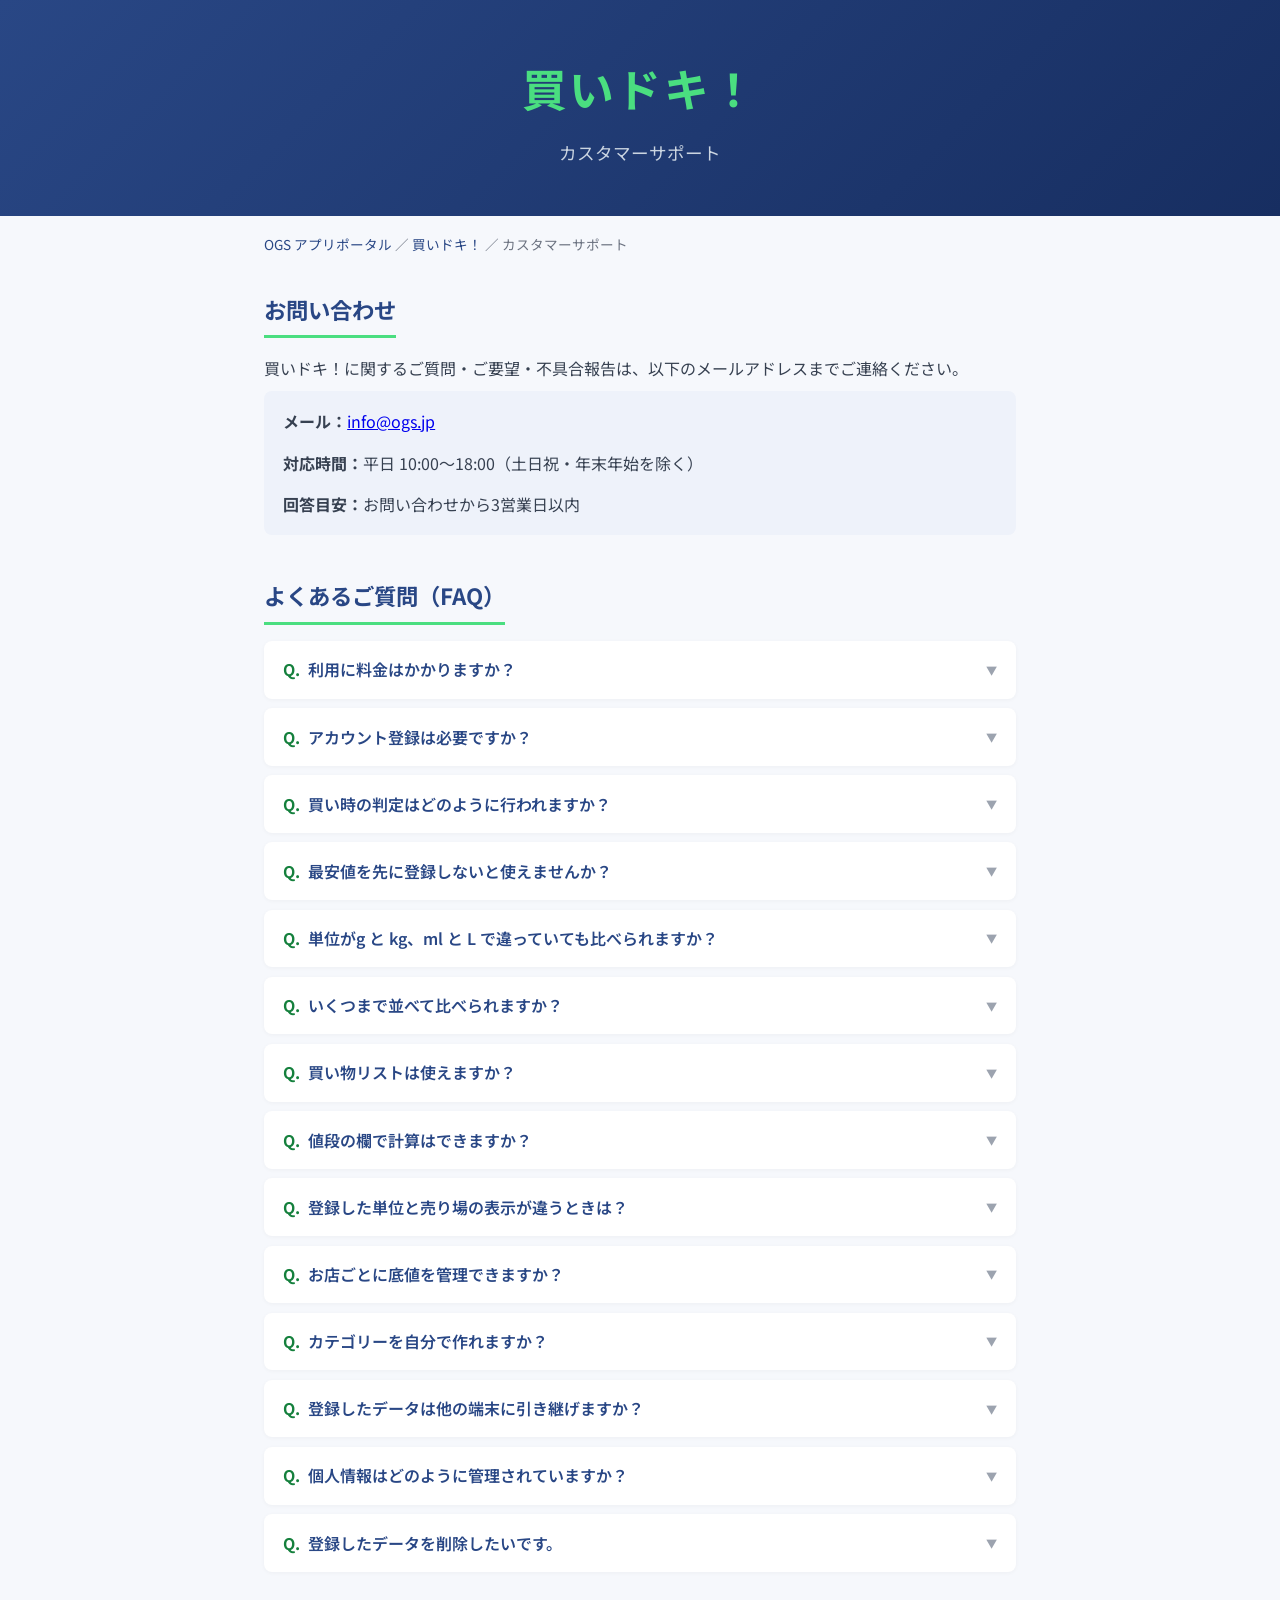
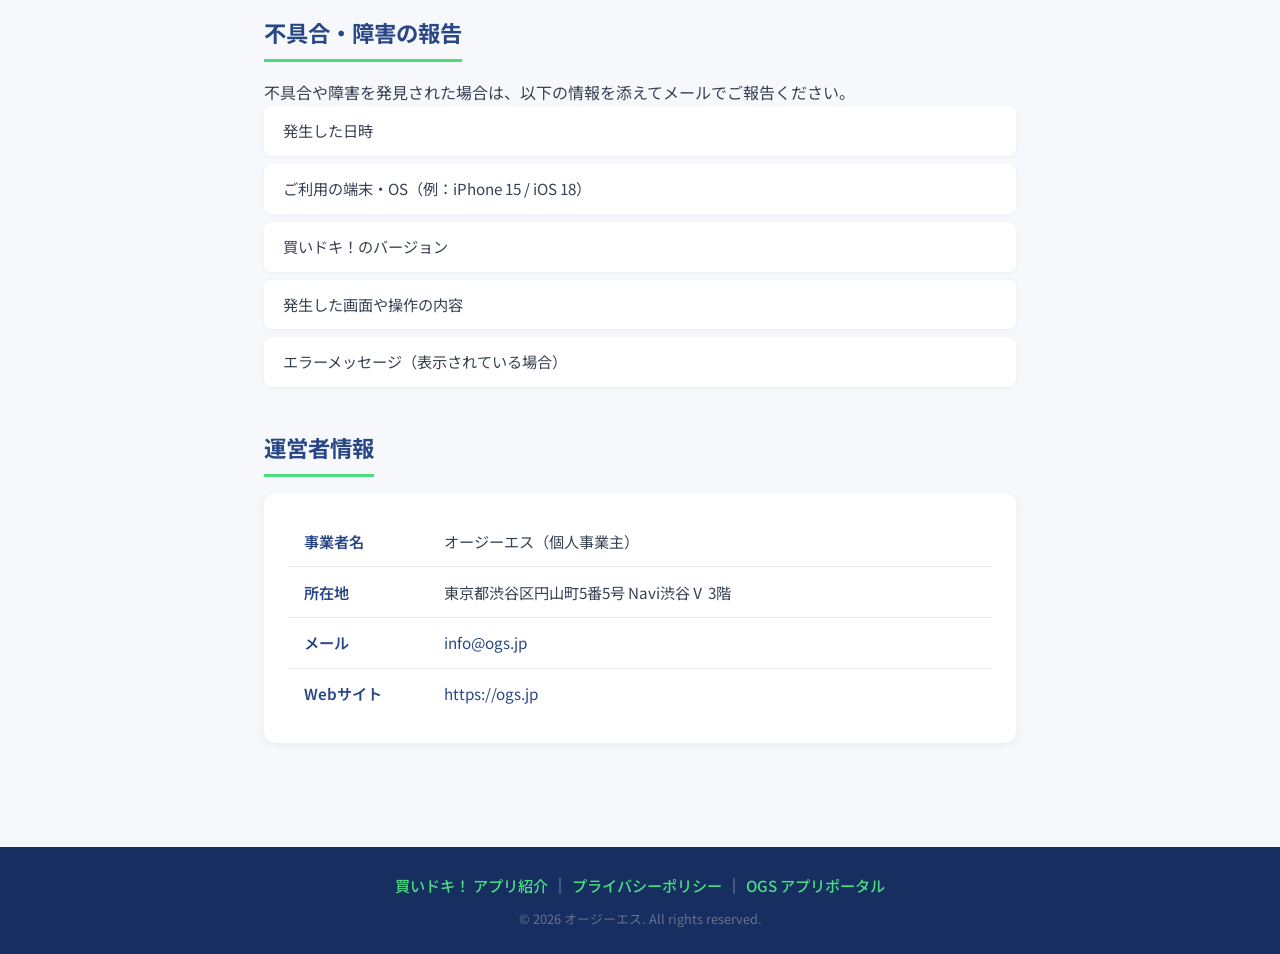
<file: kaidoki/support.html>
<!DOCTYPE html>
<html lang="ja">
<head>
  <meta charset="UTF-8">
  <meta name="viewport" content="width=device-width, initial-scale=1.0">
  <title>カスタマーサポート - 買いドキ！</title>
  <meta name="description" content="iOSアプリ「買いドキ！」のカスタマーサポート。お問い合わせ窓口とよくあるご質問。">
  <link rel="stylesheet" href="../assets/app.css">
  <link rel="stylesheet" href="style.css">
</head>
<body>

<header>
  <div class="header-inner">
    <h1 class="app-title">買いドキ！</h1>
    <p class="app-tagline">カスタマーサポート</p>
  </div>
</header>

<nav class="breadcrumb"><a href="../index.html">OGS アプリポータル</a> ／ <a href="index.html">買いドキ！</a> ／ カスタマーサポート</nav>

<main>
  <section class="section">
    <h2>お問い合わせ</h2>
    <p>買いドキ！に関するご質問・ご要望・不具合報告は、以下のメールアドレスまでご連絡ください。</p>
    <div class="contact-info">
      <p><strong>メール：</strong><a href="mailto:info@ogs.jp">info@ogs.jp</a></p>
      <p><strong>対応時間：</strong>平日 10:00〜18:00（土日祝・年末年始を除く）</p>
      <p><strong>回答目安：</strong>お問い合わせから3営業日以内</p>
    </div>
  </section>

  <section class="section">
    <h2>よくあるご質問（FAQ）</h2>
    <div class="faq-list">
      <details class="faq-item">
        <summary>利用に料金はかかりますか？</summary>
        <p>いいえ、買いドキ！は無料でご利用いただけます。アプリ内課金や広告表示はありません。</p>
      </details>
      <details class="faq-item">
        <summary>アカウント登録は必要ですか？</summary>
        <p>不要です。App Storeからインストールして開くだけで使い始められます。通信も必要ないため、オフラインでもお使いいただけます。</p>
      </details>
      <details class="faq-item">
        <summary>買い時の判定はどのように行われますか？</summary>
        <p>あらかじめ登録しておいた最安値の単価と、売り場で入力した今日の値段・容量から計算した単価を比べています。🎉 今までで最安！／👍 お買い得／🙂 ふつう／🤔 今は高め の4段階で表示し、最安値と比べて何％高い（安い）かもあわせて確認できます。</p>
      </details>
      <details class="faq-item">
        <summary>最安値を先に登録しないと使えませんか？</summary>
        <p>買い時判定には、比較の基準となる最安値の登録が必要です。判定で最安値を更新できたときは、その場で最安リストに反映できます。基準がまだない商品は「くらべる」機能で、その場の候補どうしを比較できます。</p>
      </details>
      <details class="faq-item">
        <summary>単位がg と kg、ml と L で違っていても比べられますか？</summary>
        <p>はい。g と kg、ml と L はアプリが自動で換算するので、単位がバラバラでも比較できます。「ロール」「袋」など、自分で単位を作って比べることもできます。</p>
      </details>
      <details class="faq-item">
        <summary>いくつまで並べて比べられますか？</summary>
        <p>「くらべる」では最大4つまで並べて比較できます。一番高い候補より何％お得かも表示し、単価が同じ候補はすべて「お得」として表示します。最安リストに登録済みの商品は、選ぶだけで値段と容量をまとめて読みこめます。</p>
      </details>
      <details class="faq-item">
        <summary>買い物リストは使えますか？</summary>
        <p>はい。買うものを書き出してチェックしながら買い物ができます。最安リストの各商品の右端にあるチェックからそのままリストに追加でき、並べ替えや「買えた分を消す」にも対応しています。</p>
      </details>
      <details class="faq-item">
        <summary>値段の欄で計算はできますか？</summary>
        <p>はい。値段や数量の入力欄は電卓キーボードになっているので、「298＋150」のような四則演算をそのまま入力してOKで確定できます。</p>
      </details>
      <details class="faq-item">
        <summary>登録した単位と売り場の表示が違うときは？</summary>
        <p>買い時判定の画面で入力する単位を g ↔ kg のようにその場で切り替えられます。入力した値は登録した単位へ自動で換算して比較・保存されます。</p>
      </details>
      <details class="faq-item">
        <summary>お店ごとに底値を管理できますか？</summary>
        <p>はい。商品にお店の名前を登録しておくと、お店別の表示に切り替えて絞り込めます。「このお店ではこの値段が底値」というメモとしてお使いいただけます。</p>
      </details>
      <details class="faq-item">
        <summary>カテゴリーを自分で作れますか？</summary>
        <p>はい。食品・飲料・日用品・肉・魚・野菜・果物などのカテゴリーは、名前もアイコンも自由に追加・編集・並べ替え・削除できます。</p>
      </details>
      <details class="faq-item">
        <summary>登録したデータは他の端末に引き継げますか？</summary>
        <p>現在、データは端末の中だけに保存されるため、端末間での引き継ぎには対応していません。アプリを削除するとデータも削除されますのでご注意ください。</p>
      </details>
      <details class="faq-item">
        <summary>個人情報はどのように管理されていますか？</summary>
        <p>買いドキ！は外部のサーバーと通信しません。登録した商品・値段・お店の名前・写真はすべてお使いの端末の中だけに保存され、当事業者や第三者に送信されることはありません。詳しくは<a href="privacy.html">プライバシーポリシー</a>をご確認ください。</p>
      </details>
      <details class="faq-item">
        <summary>登録したデータを削除したいです。</summary>
        <p>商品・比較履歴・カテゴリー・買い物リストはアプリ内の一覧から個別に削除できます。すべてのデータを削除したい場合は、端末から本アプリを削除してください。当事業者へのご連絡は不要です。</p>
      </details>
    </div>
  </section>

  <section class="section">
    <h2>不具合・障害の報告</h2>
    <p>不具合や障害を発見された場合は、以下の情報を添えてメールでご報告ください。</p>
    <ul class="tech-list">
      <li>発生した日時</li>
      <li>ご利用の端末・OS（例：iPhone 15 / iOS 18）</li>
      <li>買いドキ！のバージョン</li>
      <li>発生した画面や操作の内容</li>
      <li>エラーメッセージ（表示されている場合）</li>
    </ul>
  </section>

  <section class="section provider-detail">
    <h2>運営者情報</h2>
    <div class="detail-box">
      <table class="detail-table">
        <tr><th>事業者名</th><td>オージーエス（個人事業主）</td></tr>
        <tr><th>所在地</th><td>東京都渋谷区円山町5番5号 Navi渋谷Ⅴ 3階</td></tr>
        <tr><th>メール</th><td><a href="mailto:info@ogs.jp">info@ogs.jp</a></td></tr>
        <tr><th>Webサイト</th><td><a href="https://ogs.jp">https://ogs.jp</a></td></tr>
      </table>
    </div>
  </section>
</main>

<footer>
  <div class="footer-inner">
    <a href="index.html">買いドキ！ アプリ紹介</a> ｜ <a href="privacy.html">プライバシーポリシー</a> ｜ <a href="../index.html">OGS アプリポータル</a>
    <p class="copyright">&copy; 2026 オージーエス. All rights reserved.</p>
  </div>
</footer>

</body>
</html>
</file>
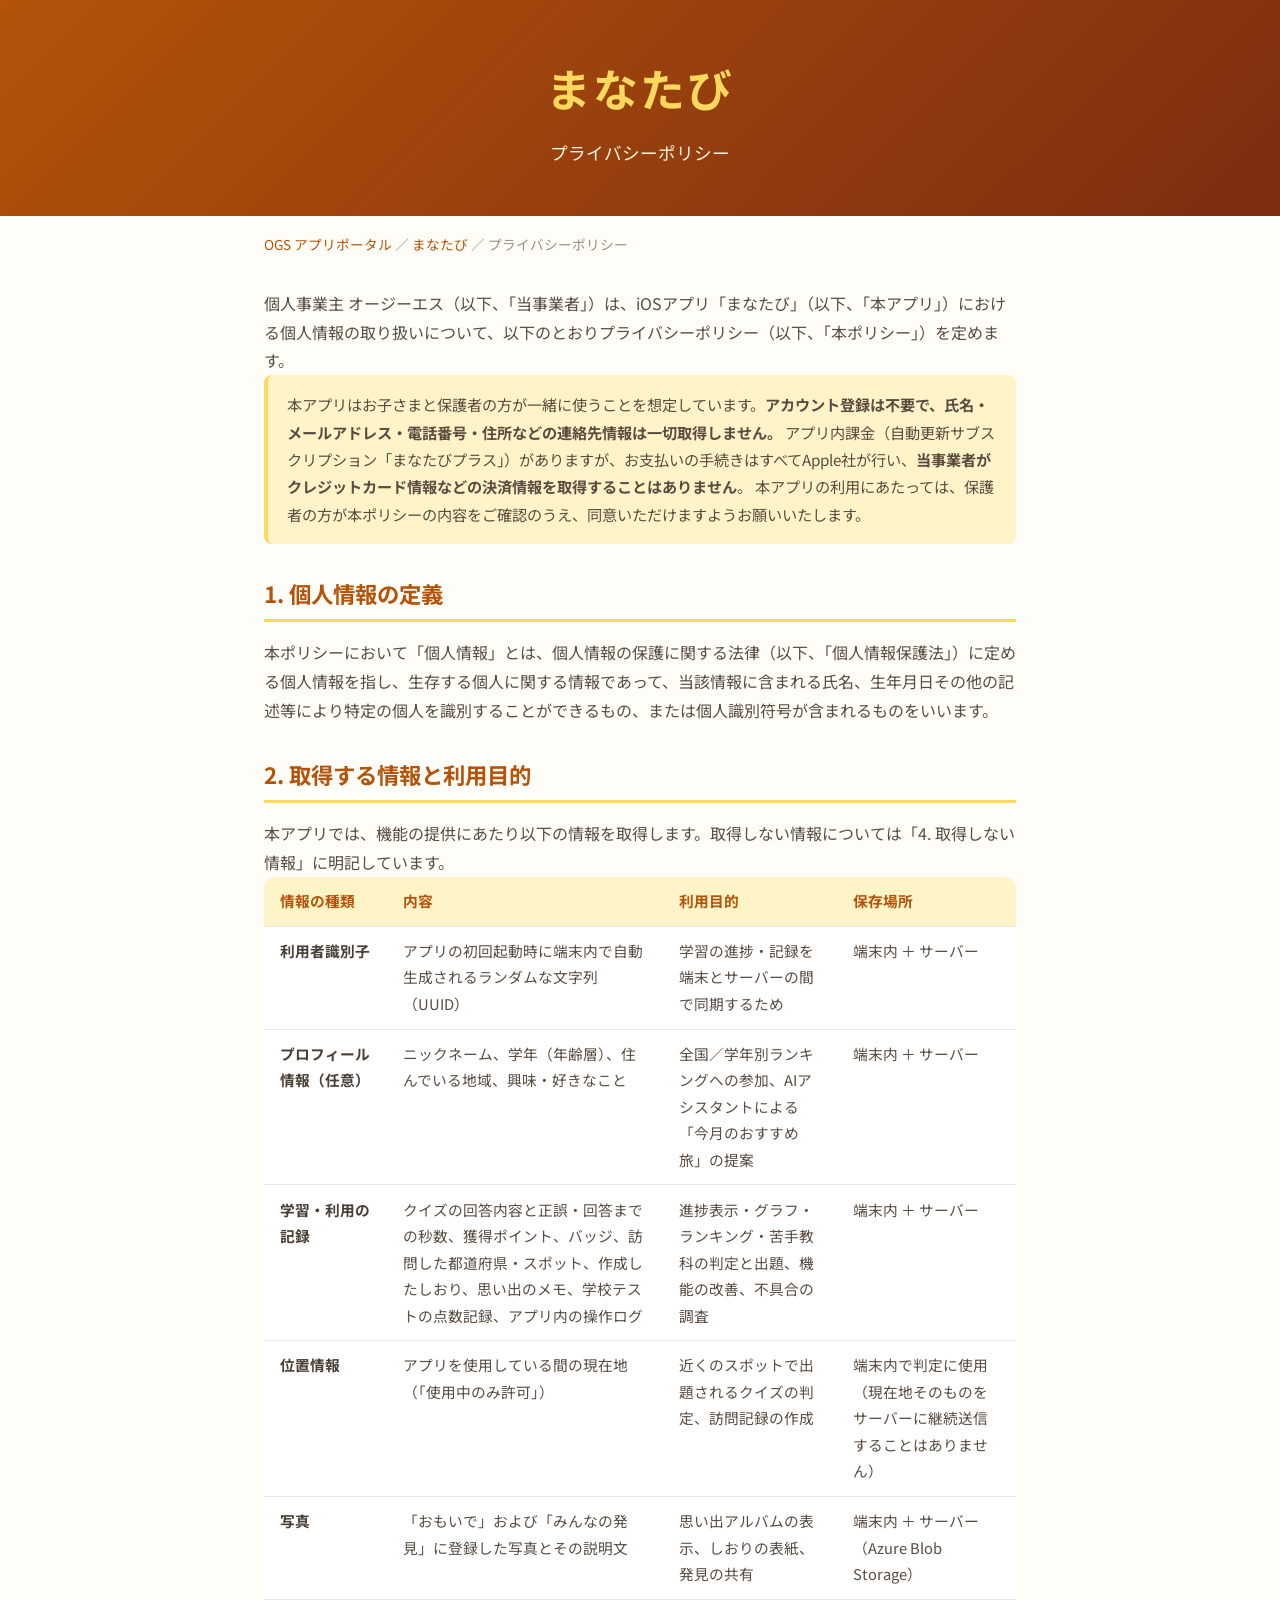
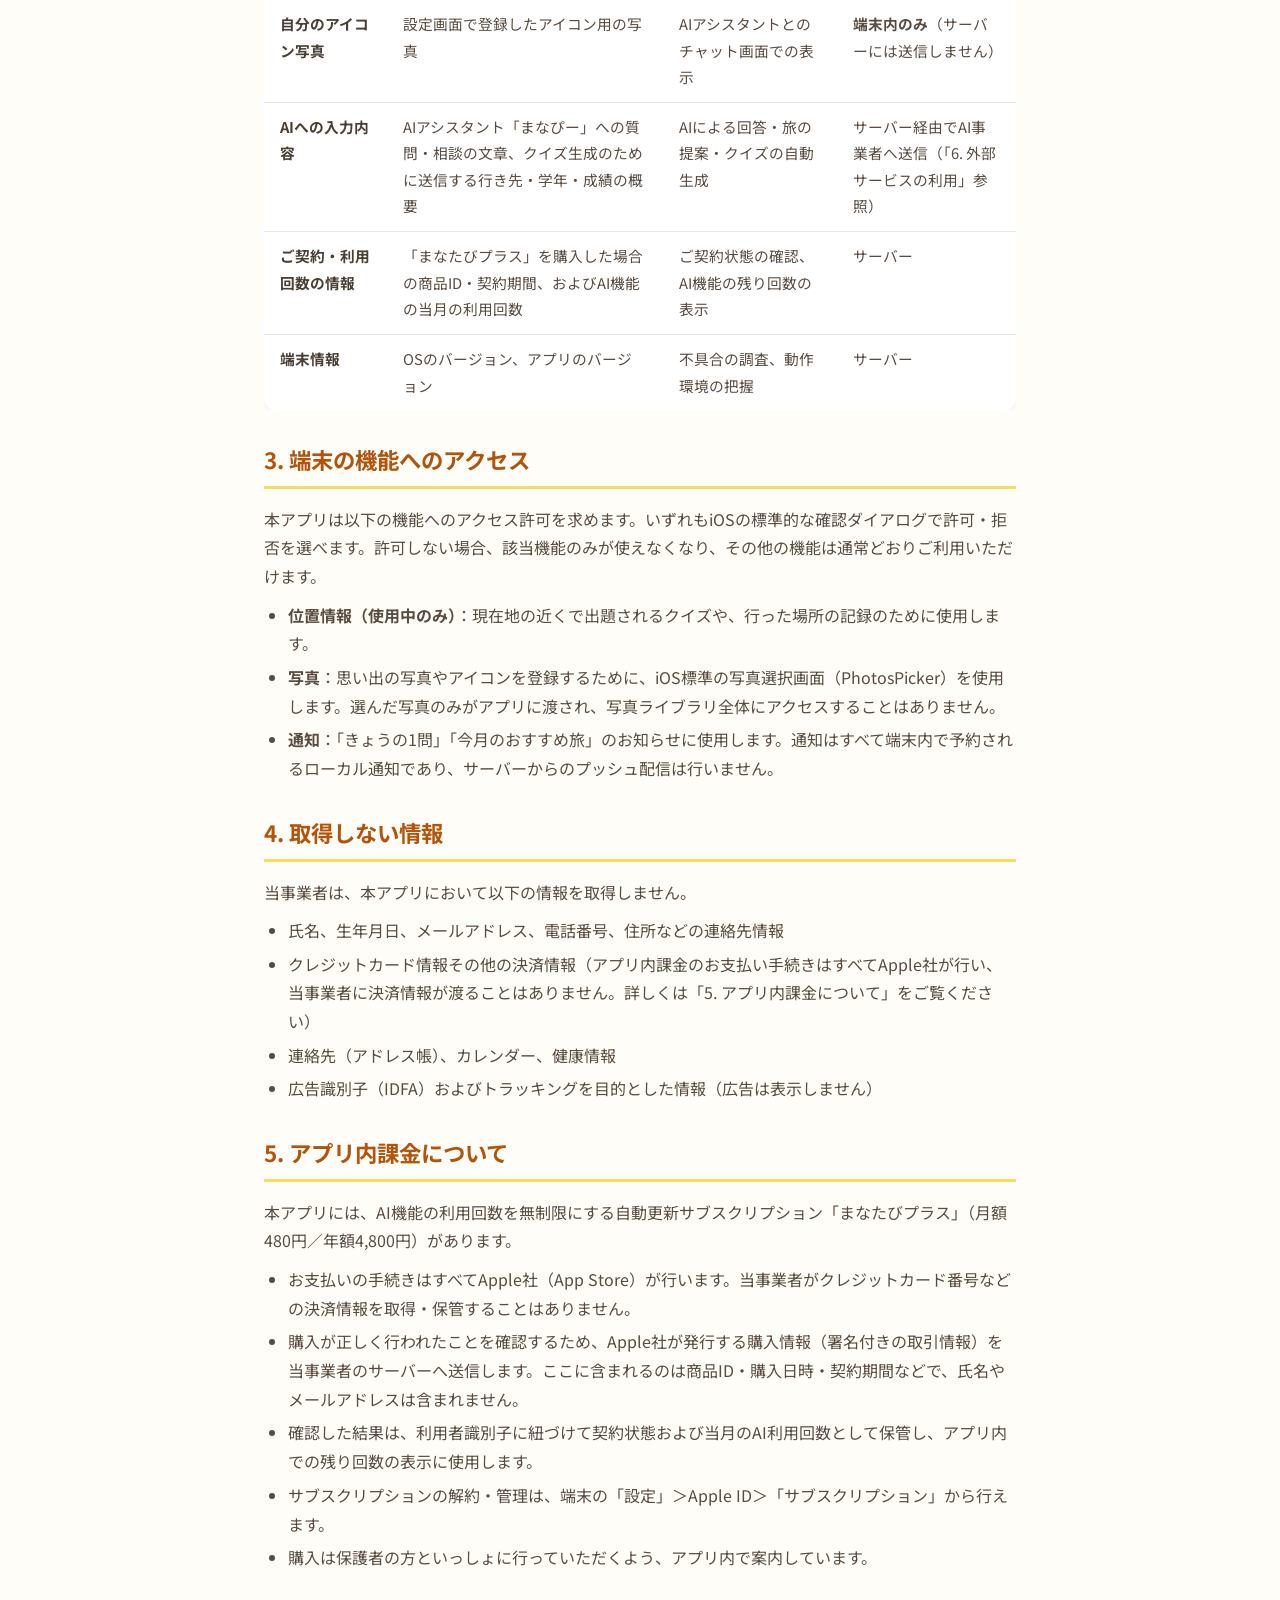
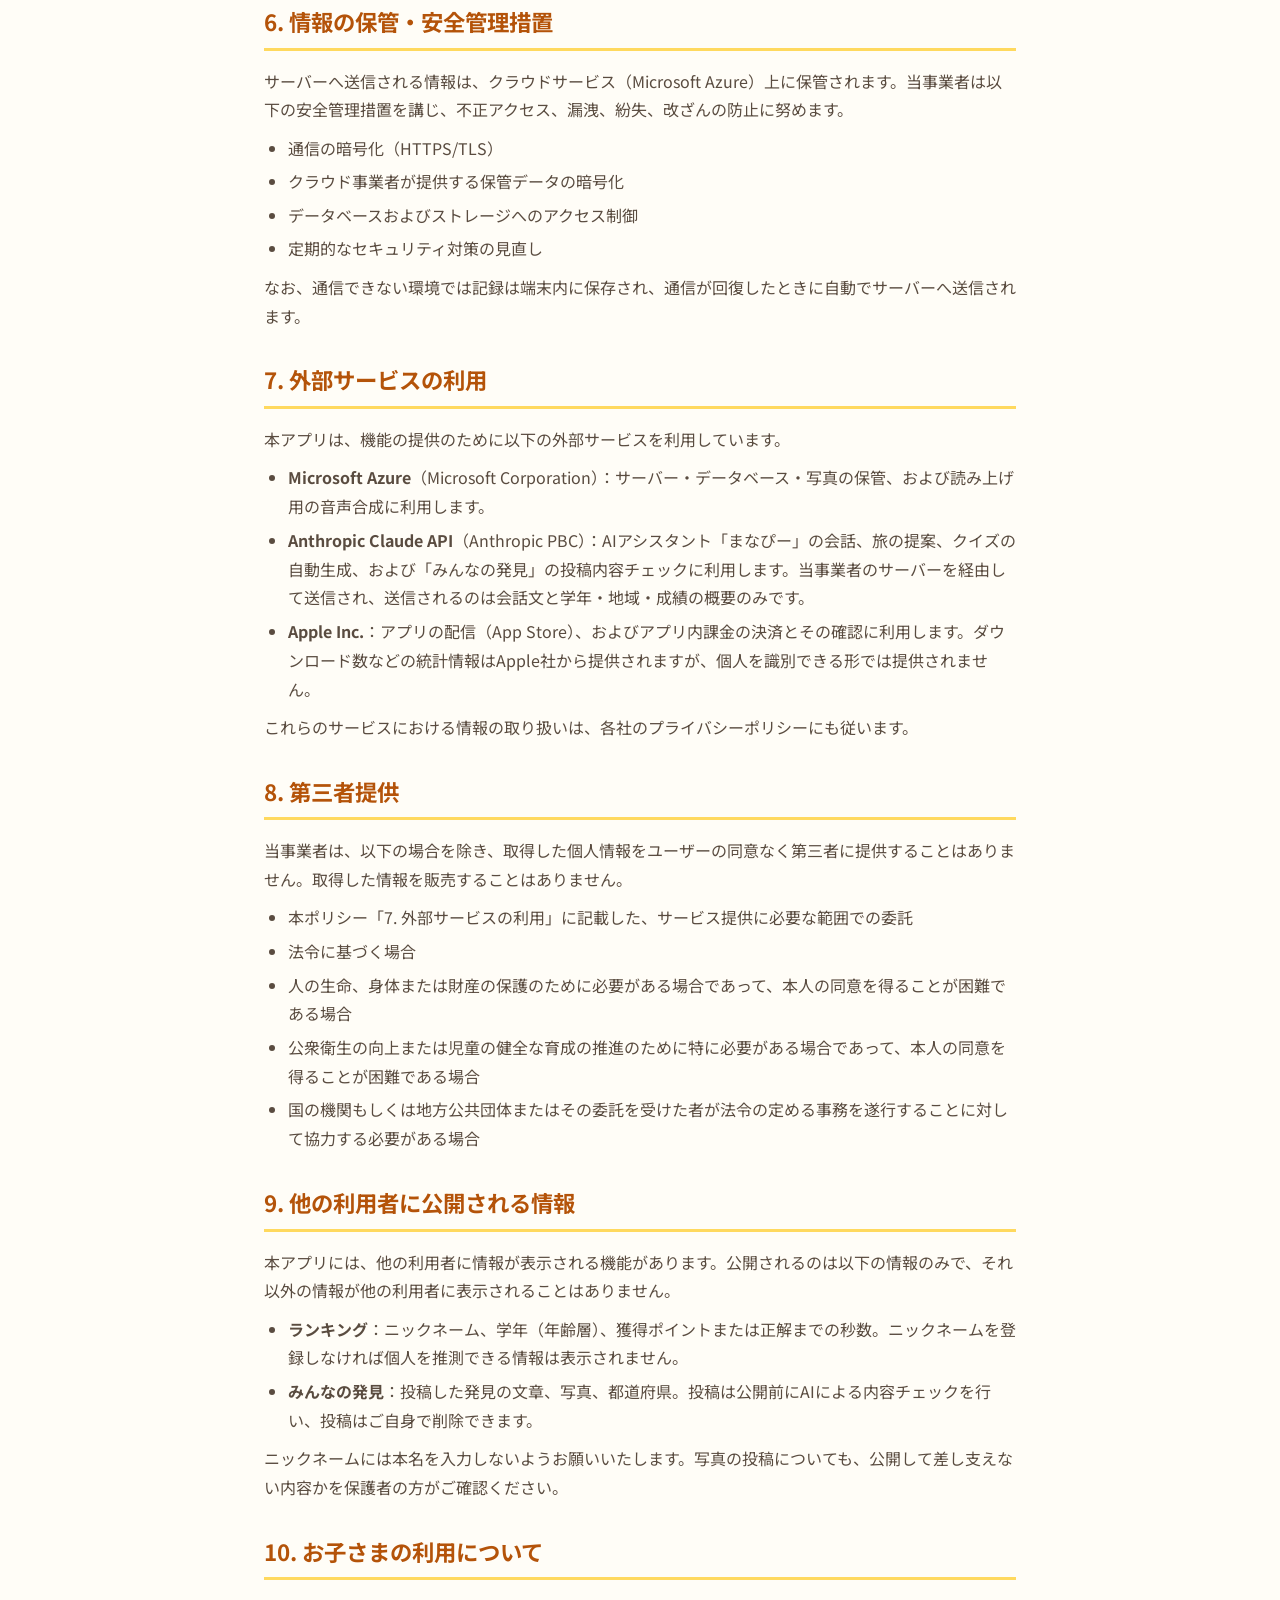
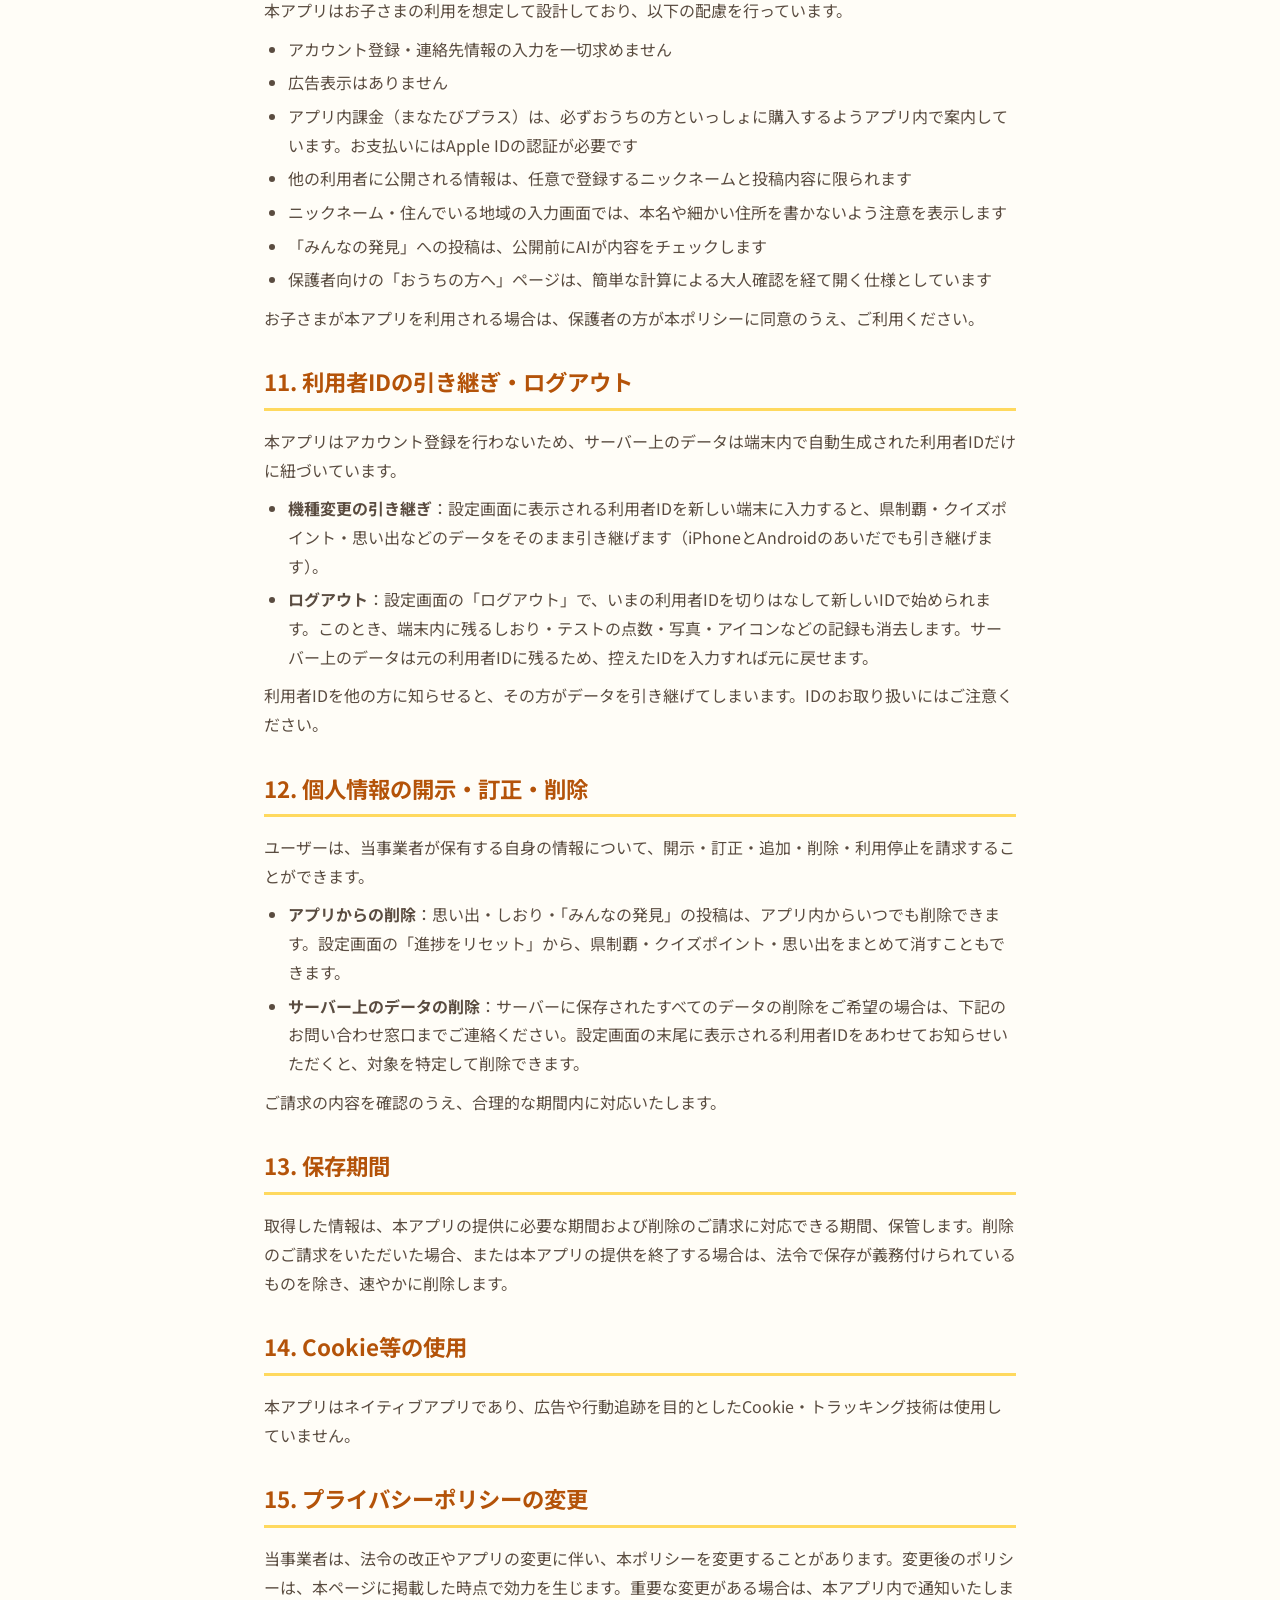
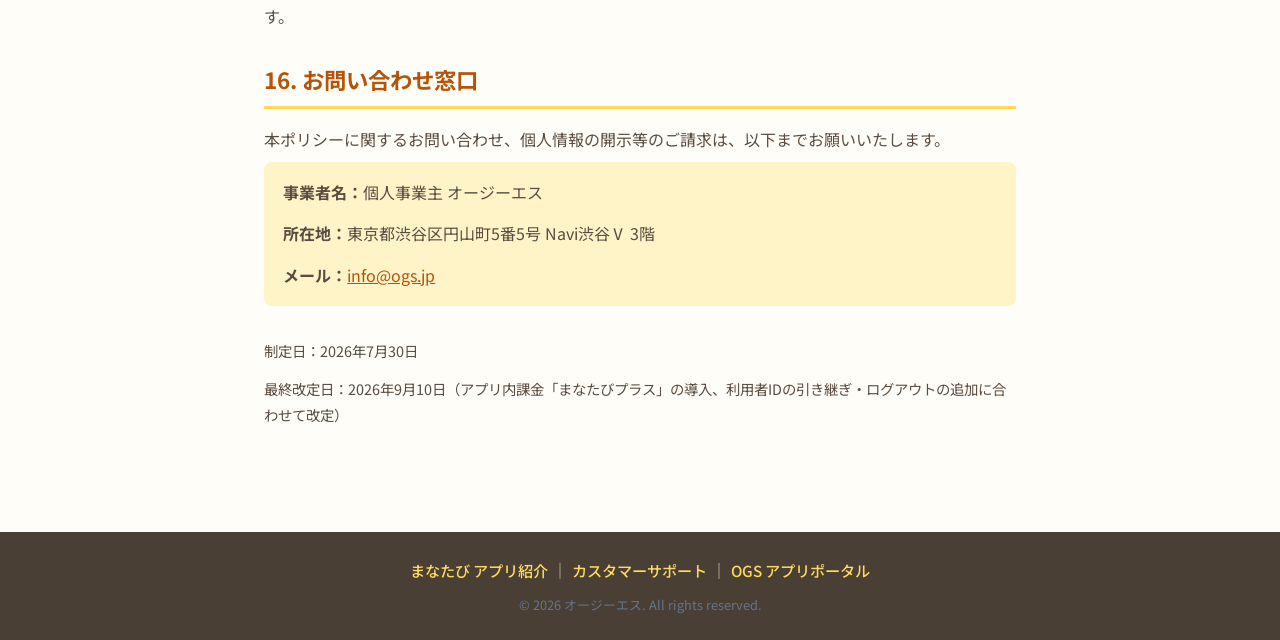
<file: manatabi/privacy.html>
<!DOCTYPE html>
<html lang="ja">
<head>
  <meta charset="UTF-8">
  <meta name="viewport" content="width=device-width, initial-scale=1.0">
  <title>プライバシーポリシー - まなたび</title>
  <meta name="description" content="iOSアプリ「まなたび」のプライバシーポリシー。取得する情報、利用目的、第三者提供、お子さまの利用について。">
  <link rel="stylesheet" href="../assets/app.css">
  <link rel="stylesheet" href="style.css">
</head>
<body>

<header>
  <div class="header-inner">
    <h1 class="app-title">まなたび</h1>
    <p class="app-tagline">プライバシーポリシー</p>
  </div>
</header>

<nav class="breadcrumb"><a href="../index.html">OGS アプリポータル</a> ／ <a href="index.html">まなたび</a> ／ プライバシーポリシー</nav>

<main>
  <section class="section policy">
    <p>個人事業主 オージーエス（以下、「当事業者」）は、iOSアプリ「まなたび」（以下、「本アプリ」）における個人情報の取り扱いについて、以下のとおりプライバシーポリシー（以下、「本ポリシー」）を定めます。</p>

    <div class="note">
      本アプリはお子さまと保護者の方が一緒に使うことを想定しています。<strong>アカウント登録は不要で、氏名・メールアドレス・電話番号・住所などの連絡先情報は一切取得しません。</strong>
      アプリ内課金（自動更新サブスクリプション「まなたびプラス」）がありますが、お支払いの手続きはすべてApple社が行い、<strong>当事業者がクレジットカード情報などの決済情報を取得することはありません</strong>。
      本アプリの利用にあたっては、保護者の方が本ポリシーの内容をご確認のうえ、同意いただけますようお願いいたします。
    </div>

    <h2>1. 個人情報の定義</h2>
    <p>本ポリシーにおいて「個人情報」とは、個人情報の保護に関する法律（以下、「個人情報保護法」）に定める個人情報を指し、生存する個人に関する情報であって、当該情報に含まれる氏名、生年月日その他の記述等により特定の個人を識別することができるもの、または個人識別符号が含まれるものをいいます。</p>

    <h2>2. 取得する情報と利用目的</h2>
    <p>本アプリでは、機能の提供にあたり以下の情報を取得します。取得しない情報については「4. 取得しない情報」に明記しています。</p>
    <div class="table-scroll">
      <table class="privacy-table">
        <thead>
          <tr><th>情報の種類</th><th>内容</th><th>利用目的</th><th>保存場所</th></tr>
        </thead>
        <tbody>
          <tr>
            <th>利用者識別子</th>
            <td>アプリの初回起動時に端末内で自動生成されるランダムな文字列（UUID）</td>
            <td>学習の進捗・記録を端末とサーバーの間で同期するため</td>
            <td>端末内 ＋ サーバー</td>
          </tr>
          <tr>
            <th>プロフィール情報（任意）</th>
            <td>ニックネーム、学年（年齢層）、住んでいる地域、興味・好きなこと</td>
            <td>全国／学年別ランキングへの参加、AIアシスタントによる「今月のおすすめ旅」の提案</td>
            <td>端末内 ＋ サーバー</td>
          </tr>
          <tr>
            <th>学習・利用の記録</th>
            <td>クイズの回答内容と正誤・回答までの秒数、獲得ポイント、バッジ、訪問した都道府県・スポット、作成したしおり、思い出のメモ、学校テストの点数記録、アプリ内の操作ログ</td>
            <td>進捗表示・グラフ・ランキング・苦手教科の判定と出題、機能の改善、不具合の調査</td>
            <td>端末内 ＋ サーバー</td>
          </tr>
          <tr>
            <th>位置情報</th>
            <td>アプリを使用している間の現在地（「使用中のみ許可」）</td>
            <td>近くのスポットで出題されるクイズの判定、訪問記録の作成</td>
            <td>端末内で判定に使用（現在地そのものをサーバーに継続送信することはありません）</td>
          </tr>
          <tr>
            <th>写真</th>
            <td>「おもいで」および「みんなの発見」に登録した写真とその説明文</td>
            <td>思い出アルバムの表示、しおりの表紙、発見の共有</td>
            <td>端末内 ＋ サーバー（Azure Blob Storage）</td>
          </tr>
          <tr>
            <th>自分のアイコン写真</th>
            <td>設定画面で登録したアイコン用の写真</td>
            <td>AIアシスタントとのチャット画面での表示</td>
            <td><strong>端末内のみ</strong>（サーバーには送信しません）</td>
          </tr>
          <tr>
            <th>AIへの入力内容</th>
            <td>AIアシスタント「まなぴー」への質問・相談の文章、クイズ生成のために送信する行き先・学年・成績の概要</td>
            <td>AIによる回答・旅の提案・クイズの自動生成</td>
            <td>サーバー経由でAI事業者へ送信（「6. 外部サービスの利用」参照）</td>
          </tr>
          <tr>
            <th>ご契約・利用回数の情報</th>
            <td>「まなたびプラス」を購入した場合の商品ID・契約期間、およびAI機能の当月の利用回数</td>
            <td>ご契約状態の確認、AI機能の残り回数の表示</td>
            <td>サーバー</td>
          </tr>
          <tr>
            <th>端末情報</th>
            <td>OSのバージョン、アプリのバージョン</td>
            <td>不具合の調査、動作環境の把握</td>
            <td>サーバー</td>
          </tr>
        </tbody>
      </table>
    </div>

    <h2>3. 端末の機能へのアクセス</h2>
    <p>本アプリは以下の機能へのアクセス許可を求めます。いずれもiOSの標準的な確認ダイアログで許可・拒否を選べます。許可しない場合、該当機能のみが使えなくなり、その他の機能は通常どおりご利用いただけます。</p>
    <ul>
      <li><strong>位置情報（使用中のみ）</strong>：現在地の近くで出題されるクイズや、行った場所の記録のために使用します。</li>
      <li><strong>写真</strong>：思い出の写真やアイコンを登録するために、iOS標準の写真選択画面（PhotosPicker）を使用します。選んだ写真のみがアプリに渡され、写真ライブラリ全体にアクセスすることはありません。</li>
      <li><strong>通知</strong>：「きょうの1問」「今月のおすすめ旅」のお知らせに使用します。通知はすべて端末内で予約されるローカル通知であり、サーバーからのプッシュ配信は行いません。</li>
    </ul>

    <h2>4. 取得しない情報</h2>
    <p>当事業者は、本アプリにおいて以下の情報を取得しません。</p>
    <ul>
      <li>氏名、生年月日、メールアドレス、電話番号、住所などの連絡先情報</li>
      <li>クレジットカード情報その他の決済情報（アプリ内課金のお支払い手続きはすべてApple社が行い、当事業者に決済情報が渡ることはありません。詳しくは「5. アプリ内課金について」をご覧ください）</li>
      <li>連絡先（アドレス帳）、カレンダー、健康情報</li>
      <li>広告識別子（IDFA）およびトラッキングを目的とした情報（広告は表示しません）</li>
    </ul>

    <h2>5. アプリ内課金について</h2>
    <p>本アプリには、AI機能の利用回数を無制限にする自動更新サブスクリプション「まなたびプラス」（月額480円／年額4,800円）があります。</p>
    <ul>
      <li>お支払いの手続きはすべてApple社（App Store）が行います。当事業者がクレジットカード番号などの決済情報を取得・保管することはありません。</li>
      <li>購入が正しく行われたことを確認するため、Apple社が発行する購入情報（署名付きの取引情報）を当事業者のサーバーへ送信します。ここに含まれるのは商品ID・購入日時・契約期間などで、氏名やメールアドレスは含まれません。</li>
      <li>確認した結果は、利用者識別子に紐づけて契約状態および当月のAI利用回数として保管し、アプリ内での残り回数の表示に使用します。</li>
      <li>サブスクリプションの解約・管理は、端末の「設定」＞Apple ID＞「サブスクリプション」から行えます。</li>
      <li>購入は保護者の方といっしょに行っていただくよう、アプリ内で案内しています。</li>
    </ul>

    <h2>6. 情報の保管・安全管理措置</h2>
    <p>サーバーへ送信される情報は、クラウドサービス（Microsoft Azure）上に保管されます。当事業者は以下の安全管理措置を講じ、不正アクセス、漏洩、紛失、改ざんの防止に努めます。</p>
    <ul>
      <li>通信の暗号化（HTTPS/TLS）</li>
      <li>クラウド事業者が提供する保管データの暗号化</li>
      <li>データベースおよびストレージへのアクセス制御</li>
      <li>定期的なセキュリティ対策の見直し</li>
    </ul>
    <p>なお、通信できない環境では記録は端末内に保存され、通信が回復したときに自動でサーバーへ送信されます。</p>

    <h2>7. 外部サービスの利用</h2>
    <p>本アプリは、機能の提供のために以下の外部サービスを利用しています。</p>
    <ul>
      <li><strong>Microsoft Azure</strong>（Microsoft Corporation）：サーバー・データベース・写真の保管、および読み上げ用の音声合成に利用します。</li>
      <li><strong>Anthropic Claude API</strong>（Anthropic PBC）：AIアシスタント「まなぴー」の会話、旅の提案、クイズの自動生成、および「みんなの発見」の投稿内容チェックに利用します。当事業者のサーバーを経由して送信され、送信されるのは会話文と学年・地域・成績の概要のみです。</li>
      <li><strong>Apple Inc.</strong>：アプリの配信（App Store）、およびアプリ内課金の決済とその確認に利用します。ダウンロード数などの統計情報はApple社から提供されますが、個人を識別できる形では提供されません。</li>
    </ul>
    <p>これらのサービスにおける情報の取り扱いは、各社のプライバシーポリシーにも従います。</p>

    <h2>8. 第三者提供</h2>
    <p>当事業者は、以下の場合を除き、取得した個人情報をユーザーの同意なく第三者に提供することはありません。取得した情報を販売することはありません。</p>
    <ul>
      <li>本ポリシー「7. 外部サービスの利用」に記載した、サービス提供に必要な範囲での委託</li>
      <li>法令に基づく場合</li>
      <li>人の生命、身体または財産の保護のために必要がある場合であって、本人の同意を得ることが困難である場合</li>
      <li>公衆衛生の向上または児童の健全な育成の推進のために特に必要がある場合であって、本人の同意を得ることが困難である場合</li>
      <li>国の機関もしくは地方公共団体またはその委託を受けた者が法令の定める事務を遂行することに対して協力する必要がある場合</li>
    </ul>

    <h2>9. 他の利用者に公開される情報</h2>
    <p>本アプリには、他の利用者に情報が表示される機能があります。公開されるのは以下の情報のみで、それ以外の情報が他の利用者に表示されることはありません。</p>
    <ul>
      <li><strong>ランキング</strong>：ニックネーム、学年（年齢層）、獲得ポイントまたは正解までの秒数。ニックネームを登録しなければ個人を推測できる情報は表示されません。</li>
      <li><strong>みんなの発見</strong>：投稿した発見の文章、写真、都道府県。投稿は公開前にAIによる内容チェックを行い、投稿はご自身で削除できます。</li>
    </ul>
    <p>ニックネームには本名を入力しないようお願いいたします。写真の投稿についても、公開して差し支えない内容かを保護者の方がご確認ください。</p>

    <h2>10. お子さまの利用について</h2>
    <p>本アプリはお子さまの利用を想定して設計しており、以下の配慮を行っています。</p>
    <ul>
      <li>アカウント登録・連絡先情報の入力を一切求めません</li>
      <li>広告表示はありません</li>
      <li>アプリ内課金（まなたびプラス）は、必ずおうちの方といっしょに購入するようアプリ内で案内しています。お支払いにはApple IDの認証が必要です</li>
      <li>他の利用者に公開される情報は、任意で登録するニックネームと投稿内容に限られます</li>
      <li>ニックネーム・住んでいる地域の入力画面では、本名や細かい住所を書かないよう注意を表示します</li>
      <li>「みんなの発見」への投稿は、公開前にAIが内容をチェックします</li>
      <li>保護者向けの「おうちの方へ」ページは、簡単な計算による大人確認を経て開く仕様としています</li>
    </ul>
    <p>お子さまが本アプリを利用される場合は、保護者の方が本ポリシーに同意のうえ、ご利用ください。</p>

    <h2>11. 利用者IDの引き継ぎ・ログアウト</h2>
    <p>本アプリはアカウント登録を行わないため、サーバー上のデータは端末内で自動生成された利用者IDだけに紐づいています。</p>
    <ul>
      <li><strong>機種変更の引き継ぎ</strong>：設定画面に表示される利用者IDを新しい端末に入力すると、県制覇・クイズポイント・思い出などのデータをそのまま引き継げます（iPhoneとAndroidのあいだでも引き継げます）。</li>
      <li><strong>ログアウト</strong>：設定画面の「ログアウト」で、いまの利用者IDを切りはなして新しいIDで始められます。このとき、端末内に残るしおり・テストの点数・写真・アイコンなどの記録も消去します。サーバー上のデータは元の利用者IDに残るため、控えたIDを入力すれば元に戻せます。</li>
    </ul>
    <p>利用者IDを他の方に知らせると、その方がデータを引き継げてしまいます。IDのお取り扱いにはご注意ください。</p>

    <h2>12. 個人情報の開示・訂正・削除</h2>
    <p>ユーザーは、当事業者が保有する自身の情報について、開示・訂正・追加・削除・利用停止を請求することができます。</p>
    <ul>
      <li><strong>アプリからの削除</strong>：思い出・しおり・「みんなの発見」の投稿は、アプリ内からいつでも削除できます。設定画面の「進捗をリセット」から、県制覇・クイズポイント・思い出をまとめて消すこともできます。</li>
      <li><strong>サーバー上のデータの削除</strong>：サーバーに保存されたすべてのデータの削除をご希望の場合は、下記のお問い合わせ窓口までご連絡ください。設定画面の末尾に表示される利用者IDをあわせてお知らせいただくと、対象を特定して削除できます。</li>
    </ul>
    <p>ご請求の内容を確認のうえ、合理的な期間内に対応いたします。</p>

    <h2>13. 保存期間</h2>
    <p>取得した情報は、本アプリの提供に必要な期間および削除のご請求に対応できる期間、保管します。削除のご請求をいただいた場合、または本アプリの提供を終了する場合は、法令で保存が義務付けられているものを除き、速やかに削除します。</p>

    <h2>14. Cookie等の使用</h2>
    <p>本アプリはネイティブアプリであり、広告や行動追跡を目的としたCookie・トラッキング技術は使用していません。</p>

    <h2>15. プライバシーポリシーの変更</h2>
    <p>当事業者は、法令の改正やアプリの変更に伴い、本ポリシーを変更することがあります。変更後のポリシーは、本ページに掲載した時点で効力を生じます。重要な変更がある場合は、本アプリ内で通知いたします。</p>

    <h2>16. お問い合わせ窓口</h2>
    <p>本ポリシーに関するお問い合わせ、個人情報の開示等のご請求は、以下までお願いいたします。</p>
    <div class="contact-info">
      <p><strong>事業者名：</strong>個人事業主 オージーエス</p>
      <p><strong>所在地：</strong>東京都渋谷区円山町5番5号 Navi渋谷Ⅴ 3階</p>
      <p><strong>メール：</strong><a href="mailto:info@ogs.jp">info@ogs.jp</a></p>
    </div>

    <p class="policy-date">制定日：2026年7月30日</p>
    <p class="policy-date">最終改定日：2026年9月10日（アプリ内課金「まなたびプラス」の導入、利用者IDの引き継ぎ・ログアウトの追加に合わせて改定）</p>
  </section>
</main>

<footer>
  <div class="footer-inner">
    <a href="index.html">まなたび アプリ紹介</a> ｜ <a href="support.html">カスタマーサポート</a> ｜ <a href="../index.html">OGS アプリポータル</a>
    <p class="copyright">&copy; 2026 オージーエス. All rights reserved.</p>
  </div>
</footer>

</body>
</html>
</file>
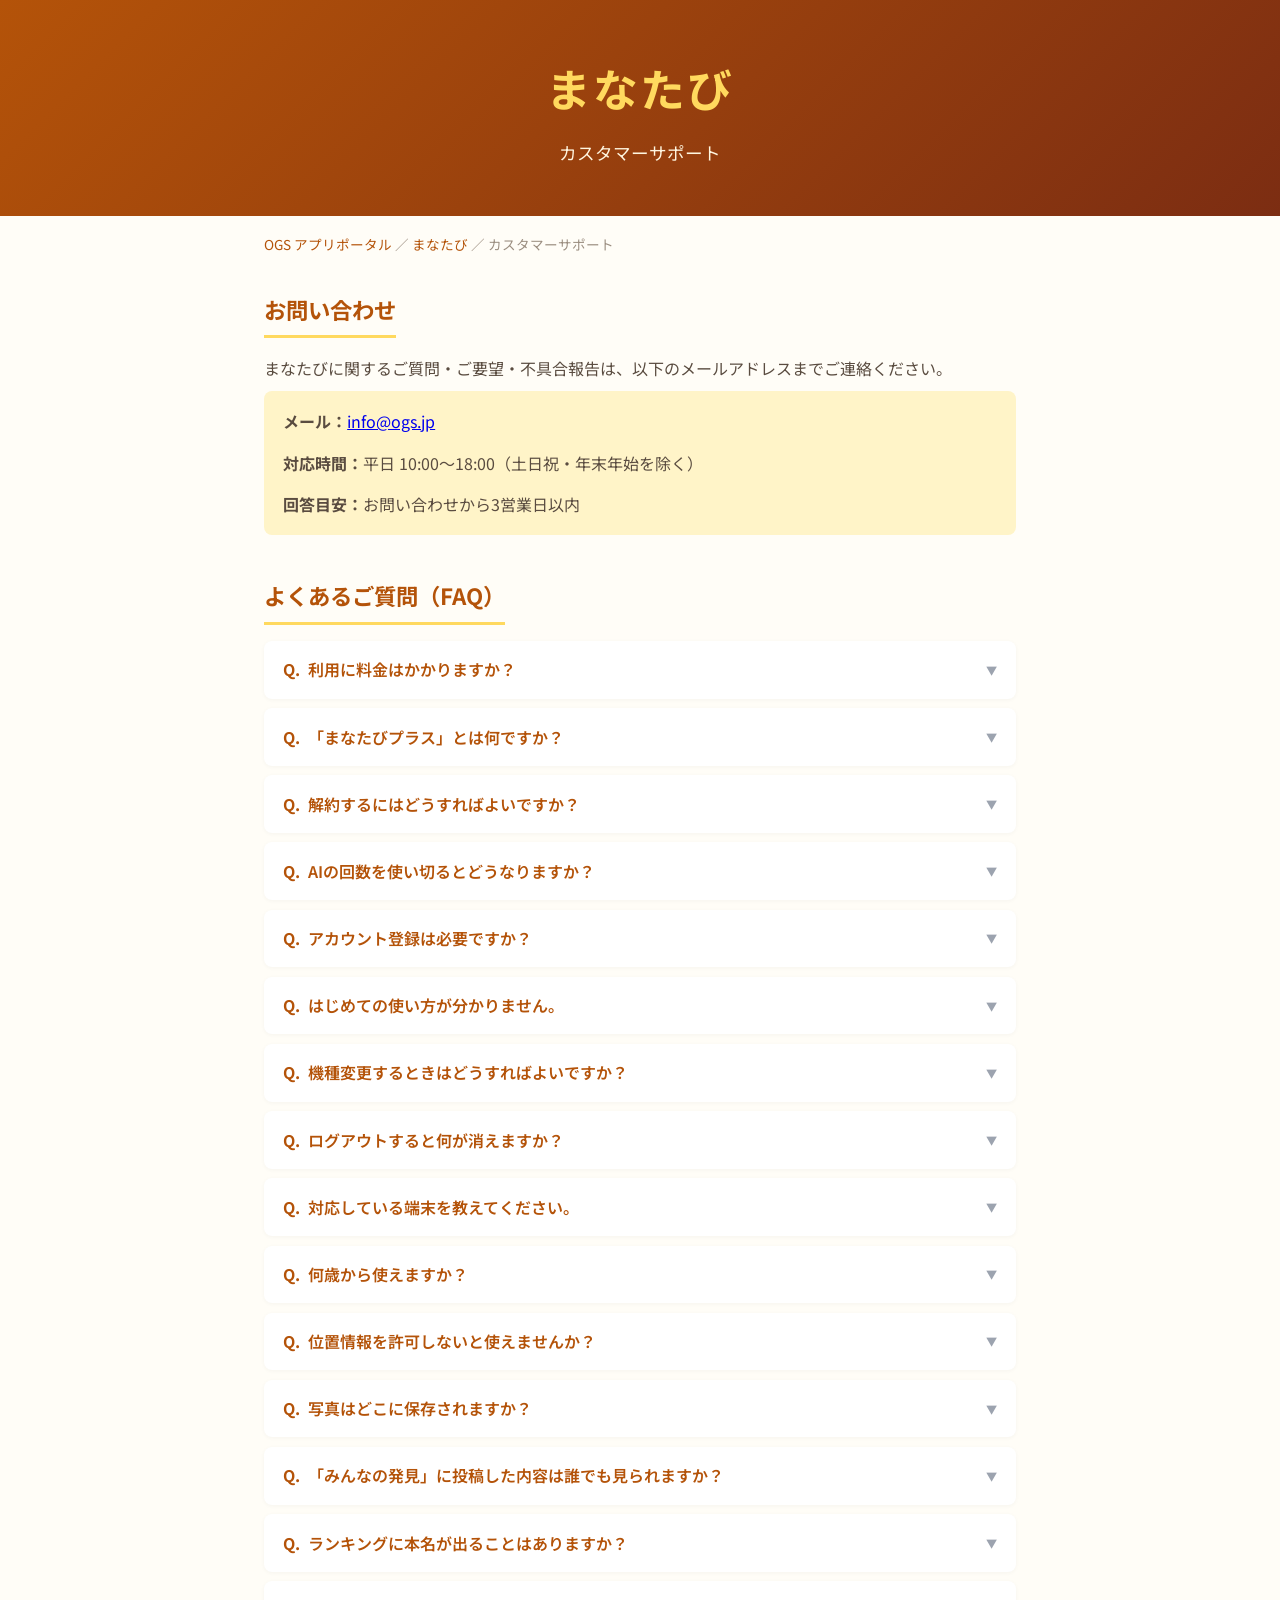
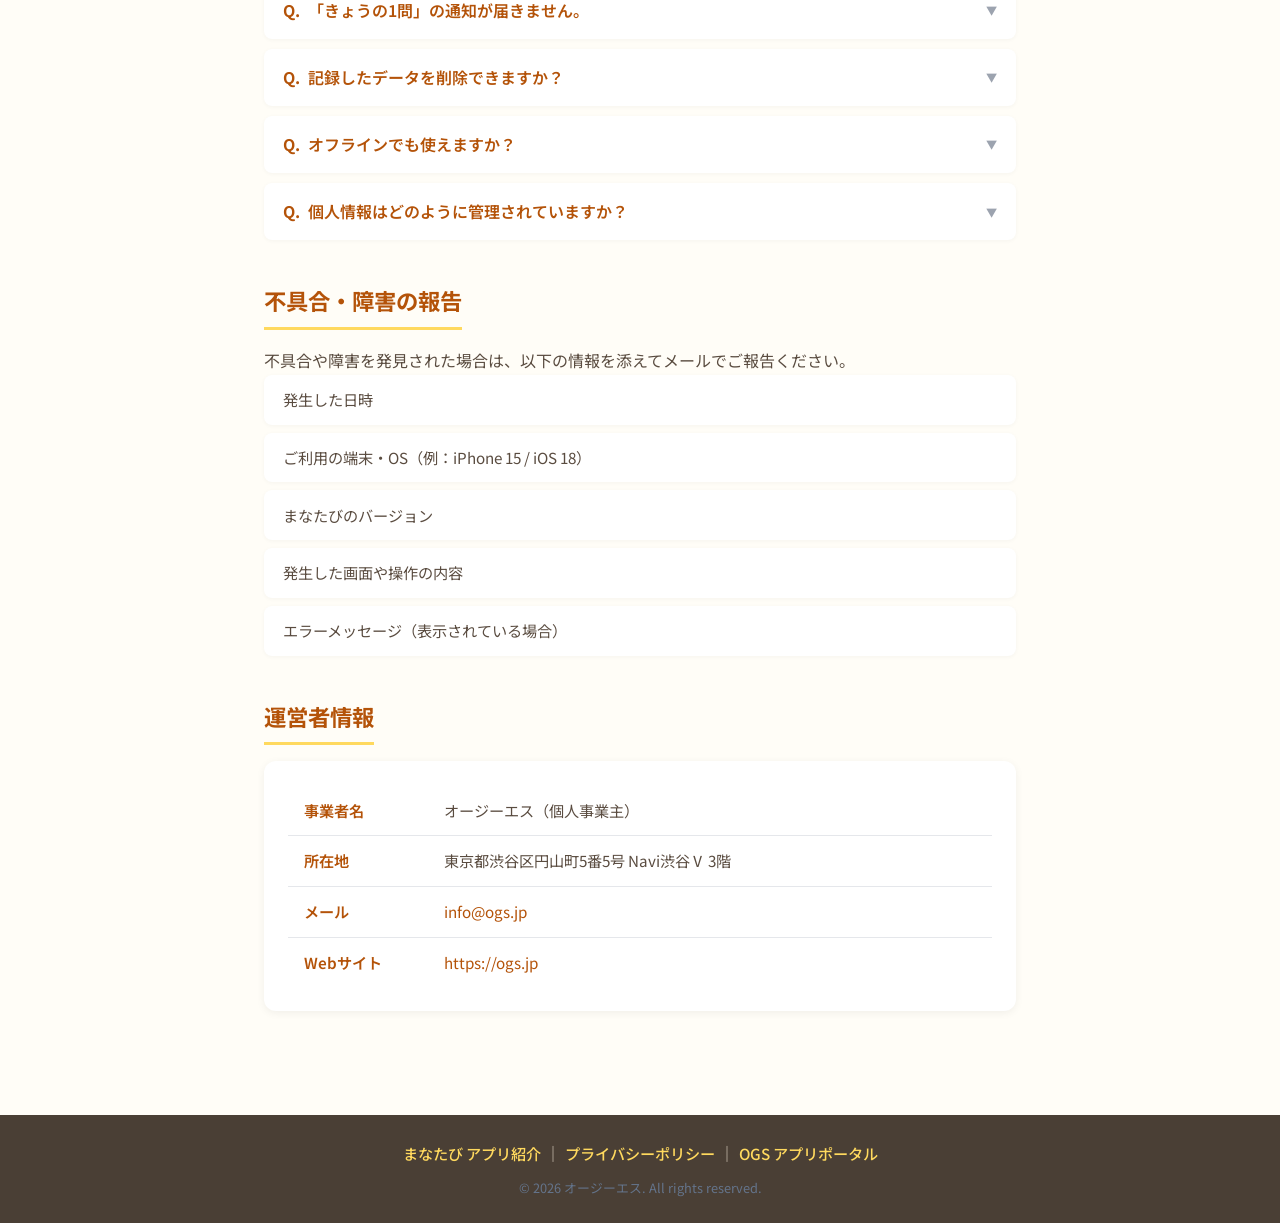
<file: manatabi/support.html>
<!DOCTYPE html>
<html lang="ja">
<head>
  <meta charset="UTF-8">
  <meta name="viewport" content="width=device-width, initial-scale=1.0">
  <title>カスタマーサポート - まなたび</title>
  <meta name="description" content="iOSアプリ「まなたび」のカスタマーサポート。お問い合わせ窓口とよくあるご質問。">
  <link rel="stylesheet" href="../assets/app.css">
  <link rel="stylesheet" href="style.css">
</head>
<body>

<header>
  <div class="header-inner">
    <h1 class="app-title">まなたび</h1>
    <p class="app-tagline">カスタマーサポート</p>
  </div>
</header>

<nav class="breadcrumb"><a href="../index.html">OGS アプリポータル</a> ／ <a href="index.html">まなたび</a> ／ カスタマーサポート</nav>

<main>
  <section class="section">
    <h2>お問い合わせ</h2>
    <p>まなたびに関するご質問・ご要望・不具合報告は、以下のメールアドレスまでご連絡ください。</p>
    <div class="contact-info">
      <p><strong>メール：</strong><a href="mailto:info@ogs.jp">info@ogs.jp</a></p>
      <p><strong>対応時間：</strong>平日 10:00〜18:00（土日祝・年末年始を除く）</p>
      <p><strong>回答目安：</strong>お問い合わせから3営業日以内</p>
    </div>
  </section>

  <section class="section">
    <h2>よくあるご質問（FAQ）</h2>
    <div class="faq-list">
      <details class="faq-item">
        <summary>利用に料金はかかりますか？</summary>
        <p>無料でお使いいただけます。しおり作り・地図・クイズ・思い出アルバム・ミニゲームは回数の制限がありません。AIを使う4つの機能（まなぴーとのおしゃべり／今月の旅の提案／きょうの1問の自動生成／しおりの予習クイズ10問）だけ、無料プランでは1か月30回までです。APIキーの設定は不要で、広告表示もありません。</p>
      </details>
      <details class="faq-item">
        <summary>「まなたびプラス」とは何ですか？</summary>
        <p>AIの利用回数が無制限になる、自動更新のサブスクリプションです。月額480円と年額4,800円（月額の約2か月分おトク）の2種類があり、どちらもファミリー共有に対応しています。お支払いは購入確定時にApple IDアカウントに請求され、期間終了の24時間前までに自動更新をオフにしない限り自動的に更新されます。</p>
      </details>
      <details class="faq-item">
        <summary>解約するにはどうすればよいですか？</summary>
        <p>端末の「設定」＞Apple ID＞「サブスクリプション」から、更新の管理・解約が行えます。解約後も、購入済みの期間が終わるまではご利用いただけます。</p>
      </details>
      <details class="faq-item">
        <summary>AIの回数を使い切るとどうなりますか？</summary>
        <p>アプリが止まることはありません。しおり・地図・クイズ・思い出アルバム・ミニゲームはそのまま使え、「きょうの1問」もアプリに入っている全国クイズから出題されます。回数がもどる日はアプリ内に表示されます。</p>
      </details>
      <details class="faq-item">
        <summary>アカウント登録は必要ですか？</summary>
        <p>不要です。App Storeからインストールして開くだけで使い始められます。メールアドレスや電話番号の登録は求めません。</p>
      </details>
      <details class="faq-item">
        <summary>はじめての使い方が分かりません。</summary>
        <p>アプリを最初に開くと、プロフィール作り → しおりの作り方 → 地図の使い方 → クイズとまなぴー の順に使い方ガイドが案内します。あとから設定画面の「使い方をもう一度見る」でいつでも見なおせます。</p>
      </details>
      <details class="faq-item">
        <summary>機種変更するときはどうすればよいですか？</summary>
        <p>設定画面に表示される利用者IDを控えて、新しい端末の設定画面に入力してください。県制覇・クイズポイント・思い出などサーバー上のデータをそのまま引き継げます。iPhoneとAndroidのあいだでも引き継げます。利用者IDを他の方に知らせると、その方がデータを引き継げてしまうためご注意ください。</p>
      </details>
      <details class="faq-item">
        <summary>ログアウトすると何が消えますか？</summary>
        <p>いまの利用者IDを切りはなして新しいIDで始めます。このとき、端末内に残るしおり・テストの点数・写真・アイコンなどの記録も消去します。サーバー上のデータは元の利用者IDに残っているので、控えたIDを「このIDで引き継ぐ」に入力すれば元に戻せます。</p>
      </details>
      <details class="faq-item">
        <summary>対応している端末を教えてください。</summary>
        <p>iOS 17.0 以降のiPhoneとiPadに対応しています。</p>
      </details>
      <details class="faq-item">
        <summary>何歳から使えますか？</summary>
        <p>クイズや解説の漢字に自動でふりがなが付くため、小学3年生くらいから一人で読めます。それより小さいお子さまは、読み上げ機能を使って保護者の方と一緒にお楽しみいただけます。</p>
      </details>
      <details class="faq-item">
        <summary>位置情報を許可しないと使えませんか？</summary>
        <p>位置情報を使うのは「現地で出題されるクイズ」と訪問記録の機能だけです。許可しない場合もしおり作り・クイズ・地図・思い出などその他の機能は通常どおりご利用いただけます。</p>
      </details>
      <details class="faq-item">
        <summary>写真はどこに保存されますか？</summary>
        <p>思い出や「みんなの発見」に登録した写真はサーバー（Azure Blob Storage）に保存され、端末を変えても引き継げます。設定画面で登録する自分のアイコン写真は端末の中だけに保存されます。詳しくは<a href="privacy.html">プライバシーポリシー</a>をご確認ください。</p>
      </details>
      <details class="faq-item">
        <summary>「みんなの発見」に投稿した内容は誰でも見られますか？</summary>
        <p>はい、投稿した発見・写真・都道府県は他の利用者にも表示されます。公開前にAIが内容をチェックしていますが、公開して差し支えない内容かを保護者の方がご確認ください。投稿はご自身でいつでも削除できます。</p>
      </details>
      <details class="faq-item">
        <summary>ランキングに本名が出ることはありますか？</summary>
        <p>ありません。ランキングに表示されるのは、設定画面で任意に登録したニックネームと学年（年齢層）だけです。ニックネームを登録しなければ個人を推測できる情報は表示されません。本名の入力はお控えください。</p>
      </details>
      <details class="faq-item">
        <summary>「きょうの1問」の通知が届きません。</summary>
        <p>iOSの「設定」アプリ &gt; まなたび &gt; 通知 がONになっているかご確認ください。アプリ内の設定画面で「毎日1問の通知」をONにし、届く時間を設定する必要もあります。</p>
      </details>
      <details class="faq-item">
        <summary>記録したデータを削除できますか？</summary>
        <p>思い出・しおり・投稿はアプリ内からいつでも削除できます。設定画面の「進捗をリセット」で県制覇・クイズポイント・思い出をまとめて消すこともできます。サーバー上のすべてのデータの削除をご希望の場合は、設定画面の末尾に表示される利用者IDを添えてお問い合わせ窓口までご連絡ください。</p>
      </details>
      <details class="faq-item">
        <summary>オフラインでも使えますか？</summary>
        <p>通信できない環境でも、手持ちのクイズ・しおり・地図・思い出の記録はご利用いただけます。記録は端末内に保存され、通信が回復したときに自動でサーバーへ送信されます。AI機能とランキングは通信が必要です。</p>
      </details>
      <details class="faq-item">
        <summary>個人情報はどのように管理されていますか？</summary>
        <p>アカウント登録は不要で、氏名・メールアドレス・電話番号は取得していません。サーバーへ送信される情報はMicrosoft Azure上に暗号化して保管し、通信もHTTPSで保護しています。詳しくは<a href="privacy.html">プライバシーポリシー</a>をご確認ください。</p>
      </details>
    </div>
  </section>

  <section class="section">
    <h2>不具合・障害の報告</h2>
    <p>不具合や障害を発見された場合は、以下の情報を添えてメールでご報告ください。</p>
    <ul class="tech-list">
      <li>発生した日時</li>
      <li>ご利用の端末・OS（例：iPhone 15 / iOS 18）</li>
      <li>まなたびのバージョン</li>
      <li>発生した画面や操作の内容</li>
      <li>エラーメッセージ（表示されている場合）</li>
    </ul>
  </section>

  <section class="section provider-detail">
    <h2>運営者情報</h2>
    <div class="detail-box">
      <table class="detail-table">
        <tr><th>事業者名</th><td>オージーエス（個人事業主）</td></tr>
        <tr><th>所在地</th><td>東京都渋谷区円山町5番5号 Navi渋谷Ⅴ 3階</td></tr>
        <tr><th>メール</th><td><a href="mailto:info@ogs.jp">info@ogs.jp</a></td></tr>
        <tr><th>Webサイト</th><td><a href="https://ogs.jp">https://ogs.jp</a></td></tr>
      </table>
    </div>
  </section>
</main>

<footer>
  <div class="footer-inner">
    <a href="index.html">まなたび アプリ紹介</a> ｜ <a href="privacy.html">プライバシーポリシー</a> ｜ <a href="../index.html">OGS アプリポータル</a>
    <p class="copyright">&copy; 2026 オージーエス. All rights reserved.</p>
  </div>
</footer>

</body>
</html>
</file>
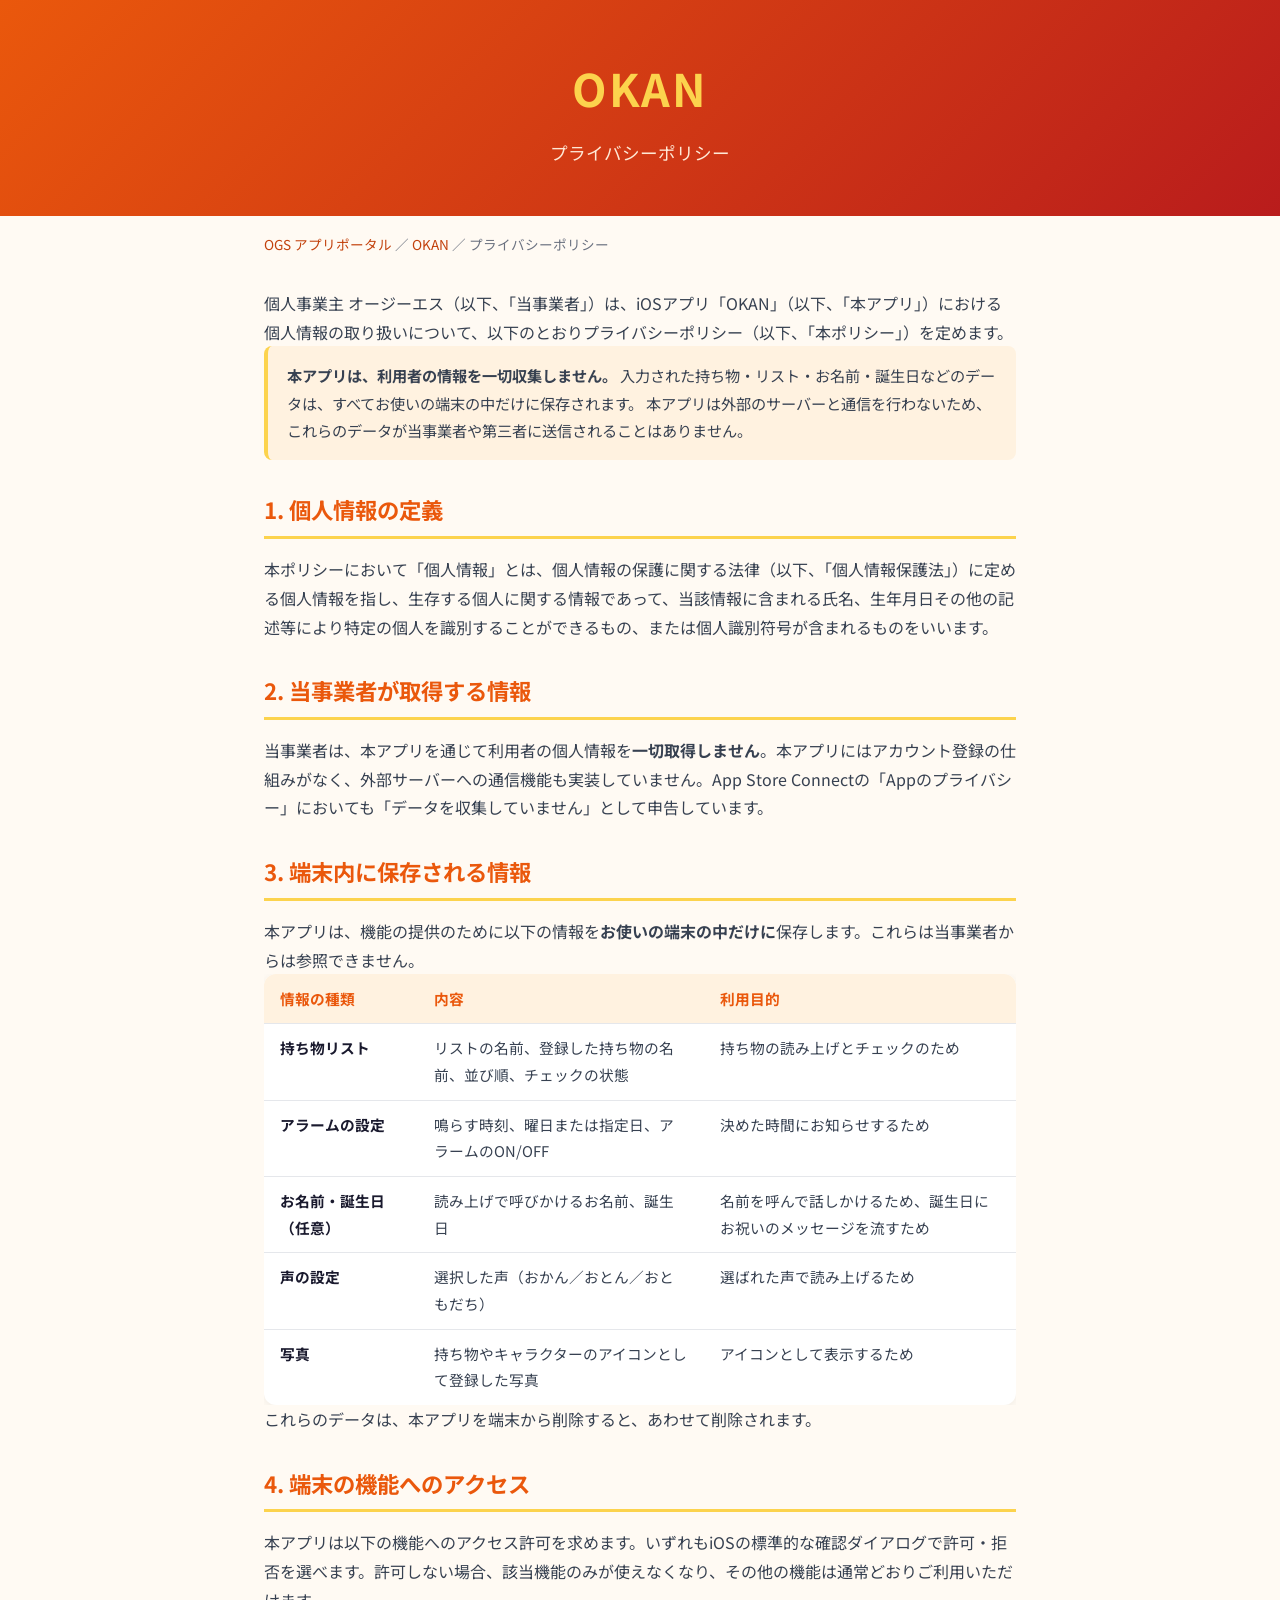
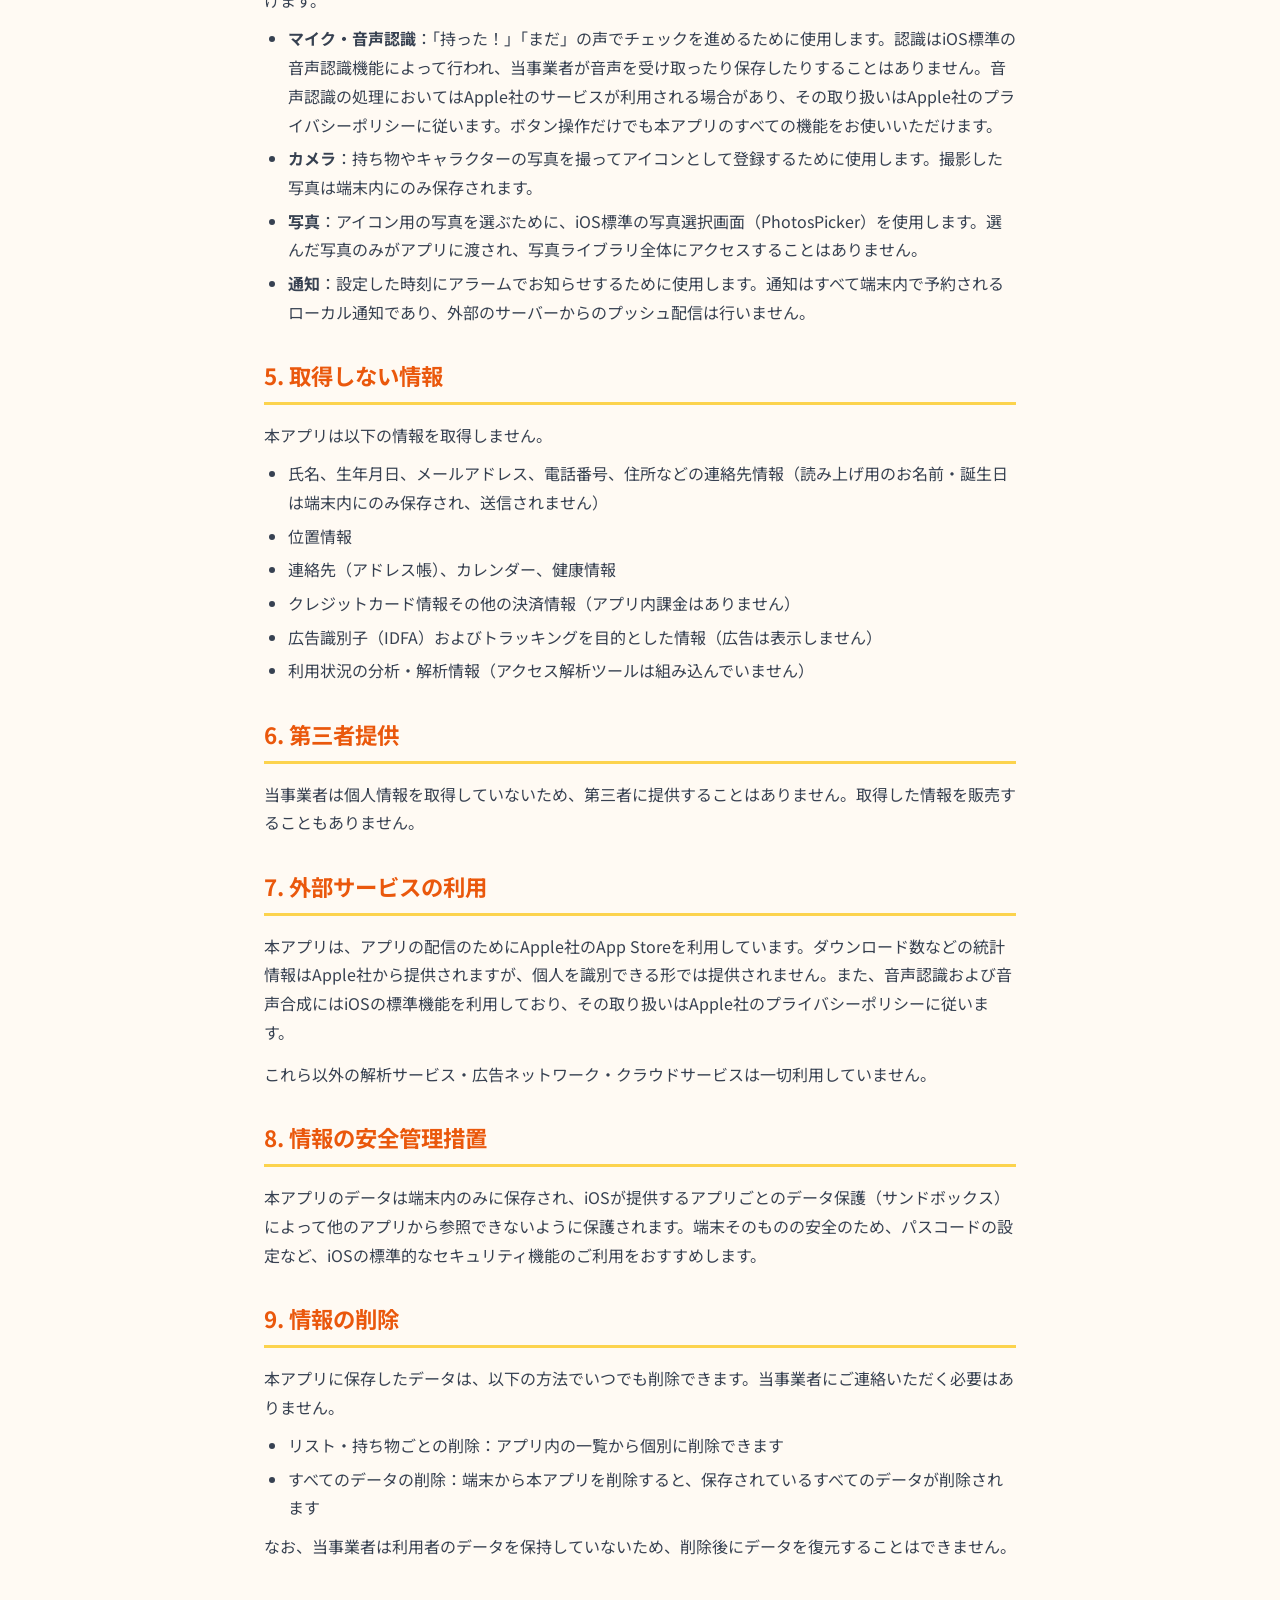
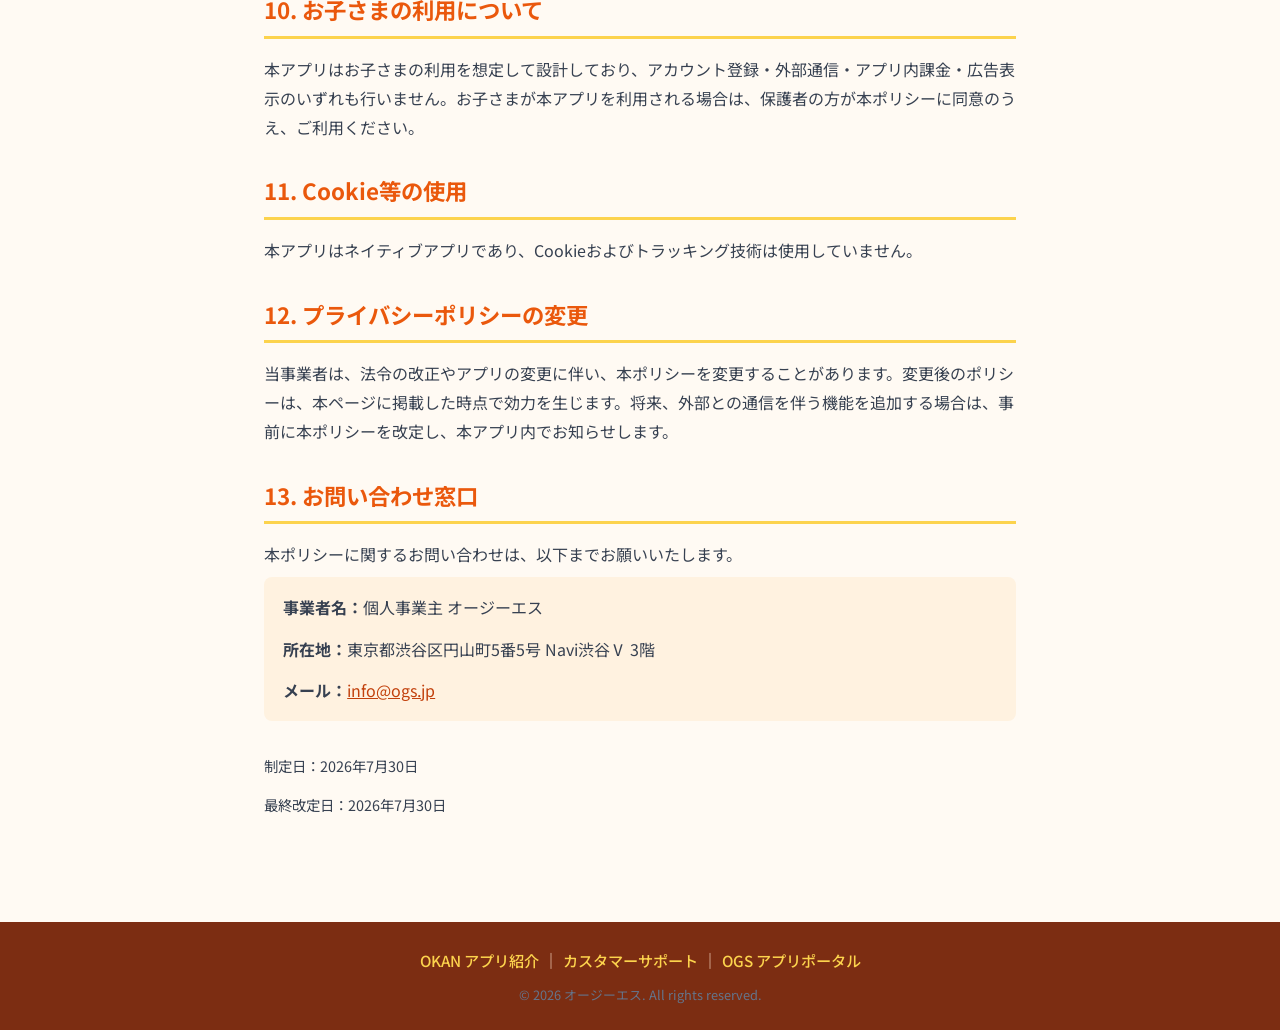
<file: okan/privacy.html>
<!DOCTYPE html>
<html lang="ja">
<head>
  <meta charset="UTF-8">
  <meta name="viewport" content="width=device-width, initial-scale=1.0">
  <title>プライバシーポリシー - OKAN</title>
  <meta name="description" content="iOSアプリ「OKAN」のプライバシーポリシー。データは端末内のみに保存し、外部へ送信しません。">
  <link rel="stylesheet" href="../assets/app.css">
  <link rel="stylesheet" href="style.css">
</head>
<body>

<header>
  <div class="header-inner">
    <h1 class="app-title">OKAN</h1>
    <p class="app-tagline">プライバシーポリシー</p>
  </div>
</header>

<nav class="breadcrumb"><a href="../index.html">OGS アプリポータル</a> ／ <a href="index.html">OKAN</a> ／ プライバシーポリシー</nav>

<main>
  <section class="section policy">
    <p>個人事業主 オージーエス（以下、「当事業者」）は、iOSアプリ「OKAN」（以下、「本アプリ」）における個人情報の取り扱いについて、以下のとおりプライバシーポリシー（以下、「本ポリシー」）を定めます。</p>

    <div class="note">
      <strong>本アプリは、利用者の情報を一切収集しません。</strong>
      入力された持ち物・リスト・お名前・誕生日などのデータは、すべてお使いの端末の中だけに保存されます。
      本アプリは外部のサーバーと通信を行わないため、これらのデータが当事業者や第三者に送信されることはありません。
    </div>

    <h2>1. 個人情報の定義</h2>
    <p>本ポリシーにおいて「個人情報」とは、個人情報の保護に関する法律（以下、「個人情報保護法」）に定める個人情報を指し、生存する個人に関する情報であって、当該情報に含まれる氏名、生年月日その他の記述等により特定の個人を識別することができるもの、または個人識別符号が含まれるものをいいます。</p>

    <h2>2. 当事業者が取得する情報</h2>
    <p>当事業者は、本アプリを通じて利用者の個人情報を<strong>一切取得しません</strong>。本アプリにはアカウント登録の仕組みがなく、外部サーバーへの通信機能も実装していません。App Store Connectの「Appのプライバシー」においても「データを収集していません」として申告しています。</p>

    <h2>3. 端末内に保存される情報</h2>
    <p>本アプリは、機能の提供のために以下の情報を<strong>お使いの端末の中だけに</strong>保存します。これらは当事業者からは参照できません。</p>
    <div class="table-scroll">
      <table class="privacy-table">
        <thead>
          <tr><th>情報の種類</th><th>内容</th><th>利用目的</th></tr>
        </thead>
        <tbody>
          <tr>
            <th>持ち物リスト</th>
            <td>リストの名前、登録した持ち物の名前、並び順、チェックの状態</td>
            <td>持ち物の読み上げとチェックのため</td>
          </tr>
          <tr>
            <th>アラームの設定</th>
            <td>鳴らす時刻、曜日または指定日、アラームのON/OFF</td>
            <td>決めた時間にお知らせするため</td>
          </tr>
          <tr>
            <th>お名前・誕生日（任意）</th>
            <td>読み上げで呼びかけるお名前、誕生日</td>
            <td>名前を呼んで話しかけるため、誕生日にお祝いのメッセージを流すため</td>
          </tr>
          <tr>
            <th>声の設定</th>
            <td>選択した声（おかん／おとん／おともだち）</td>
            <td>選ばれた声で読み上げるため</td>
          </tr>
          <tr>
            <th>写真</th>
            <td>持ち物やキャラクターのアイコンとして登録した写真</td>
            <td>アイコンとして表示するため</td>
          </tr>
        </tbody>
      </table>
    </div>
    <p>これらのデータは、本アプリを端末から削除すると、あわせて削除されます。</p>

    <h2>4. 端末の機能へのアクセス</h2>
    <p>本アプリは以下の機能へのアクセス許可を求めます。いずれもiOSの標準的な確認ダイアログで許可・拒否を選べます。許可しない場合、該当機能のみが使えなくなり、その他の機能は通常どおりご利用いただけます。</p>
    <ul>
      <li><strong>マイク・音声認識</strong>：「持った！」「まだ」の声でチェックを進めるために使用します。認識はiOS標準の音声認識機能によって行われ、当事業者が音声を受け取ったり保存したりすることはありません。音声認識の処理においてはApple社のサービスが利用される場合があり、その取り扱いはApple社のプライバシーポリシーに従います。ボタン操作だけでも本アプリのすべての機能をお使いいただけます。</li>
      <li><strong>カメラ</strong>：持ち物やキャラクターの写真を撮ってアイコンとして登録するために使用します。撮影した写真は端末内にのみ保存されます。</li>
      <li><strong>写真</strong>：アイコン用の写真を選ぶために、iOS標準の写真選択画面（PhotosPicker）を使用します。選んだ写真のみがアプリに渡され、写真ライブラリ全体にアクセスすることはありません。</li>
      <li><strong>通知</strong>：設定した時刻にアラームでお知らせするために使用します。通知はすべて端末内で予約されるローカル通知であり、外部のサーバーからのプッシュ配信は行いません。</li>
    </ul>

    <h2>5. 取得しない情報</h2>
    <p>本アプリは以下の情報を取得しません。</p>
    <ul>
      <li>氏名、生年月日、メールアドレス、電話番号、住所などの連絡先情報（読み上げ用のお名前・誕生日は端末内にのみ保存され、送信されません）</li>
      <li>位置情報</li>
      <li>連絡先（アドレス帳）、カレンダー、健康情報</li>
      <li>クレジットカード情報その他の決済情報（アプリ内課金はありません）</li>
      <li>広告識別子（IDFA）およびトラッキングを目的とした情報（広告は表示しません）</li>
      <li>利用状況の分析・解析情報（アクセス解析ツールは組み込んでいません）</li>
    </ul>

    <h2>6. 第三者提供</h2>
    <p>当事業者は個人情報を取得していないため、第三者に提供することはありません。取得した情報を販売することもありません。</p>

    <h2>7. 外部サービスの利用</h2>
    <p>本アプリは、アプリの配信のためにApple社のApp Storeを利用しています。ダウンロード数などの統計情報はApple社から提供されますが、個人を識別できる形では提供されません。また、音声認識および音声合成にはiOSの標準機能を利用しており、その取り扱いはApple社のプライバシーポリシーに従います。</p>
    <p>これら以外の解析サービス・広告ネットワーク・クラウドサービスは一切利用していません。</p>

    <h2>8. 情報の安全管理措置</h2>
    <p>本アプリのデータは端末内のみに保存され、iOSが提供するアプリごとのデータ保護（サンドボックス）によって他のアプリから参照できないように保護されます。端末そのものの安全のため、パスコードの設定など、iOSの標準的なセキュリティ機能のご利用をおすすめします。</p>

    <h2>9. 情報の削除</h2>
    <p>本アプリに保存したデータは、以下の方法でいつでも削除できます。当事業者にご連絡いただく必要はありません。</p>
    <ul>
      <li>リスト・持ち物ごとの削除：アプリ内の一覧から個別に削除できます</li>
      <li>すべてのデータの削除：端末から本アプリを削除すると、保存されているすべてのデータが削除されます</li>
    </ul>
    <p>なお、当事業者は利用者のデータを保持していないため、削除後にデータを復元することはできません。</p>

    <h2>10. お子さまの利用について</h2>
    <p>本アプリはお子さまの利用を想定して設計しており、アカウント登録・外部通信・アプリ内課金・広告表示のいずれも行いません。お子さまが本アプリを利用される場合は、保護者の方が本ポリシーに同意のうえ、ご利用ください。</p>

    <h2>11. Cookie等の使用</h2>
    <p>本アプリはネイティブアプリであり、Cookieおよびトラッキング技術は使用していません。</p>

    <h2>12. プライバシーポリシーの変更</h2>
    <p>当事業者は、法令の改正やアプリの変更に伴い、本ポリシーを変更することがあります。変更後のポリシーは、本ページに掲載した時点で効力を生じます。将来、外部との通信を伴う機能を追加する場合は、事前に本ポリシーを改定し、本アプリ内でお知らせします。</p>

    <h2>13. お問い合わせ窓口</h2>
    <p>本ポリシーに関するお問い合わせは、以下までお願いいたします。</p>
    <div class="contact-info">
      <p><strong>事業者名：</strong>個人事業主 オージーエス</p>
      <p><strong>所在地：</strong>東京都渋谷区円山町5番5号 Navi渋谷Ⅴ 3階</p>
      <p><strong>メール：</strong><a href="mailto:info@ogs.jp">info@ogs.jp</a></p>
    </div>

    <p class="policy-date">制定日：2026年7月30日</p>
    <p class="policy-date">最終改定日：2026年7月30日</p>
  </section>
</main>

<footer>
  <div class="footer-inner">
    <a href="index.html">OKAN アプリ紹介</a> ｜ <a href="support.html">カスタマーサポート</a> ｜ <a href="../index.html">OGS アプリポータル</a>
    <p class="copyright">&copy; 2026 オージーエス. All rights reserved.</p>
  </div>
</footer>

</body>
</html>
</file>
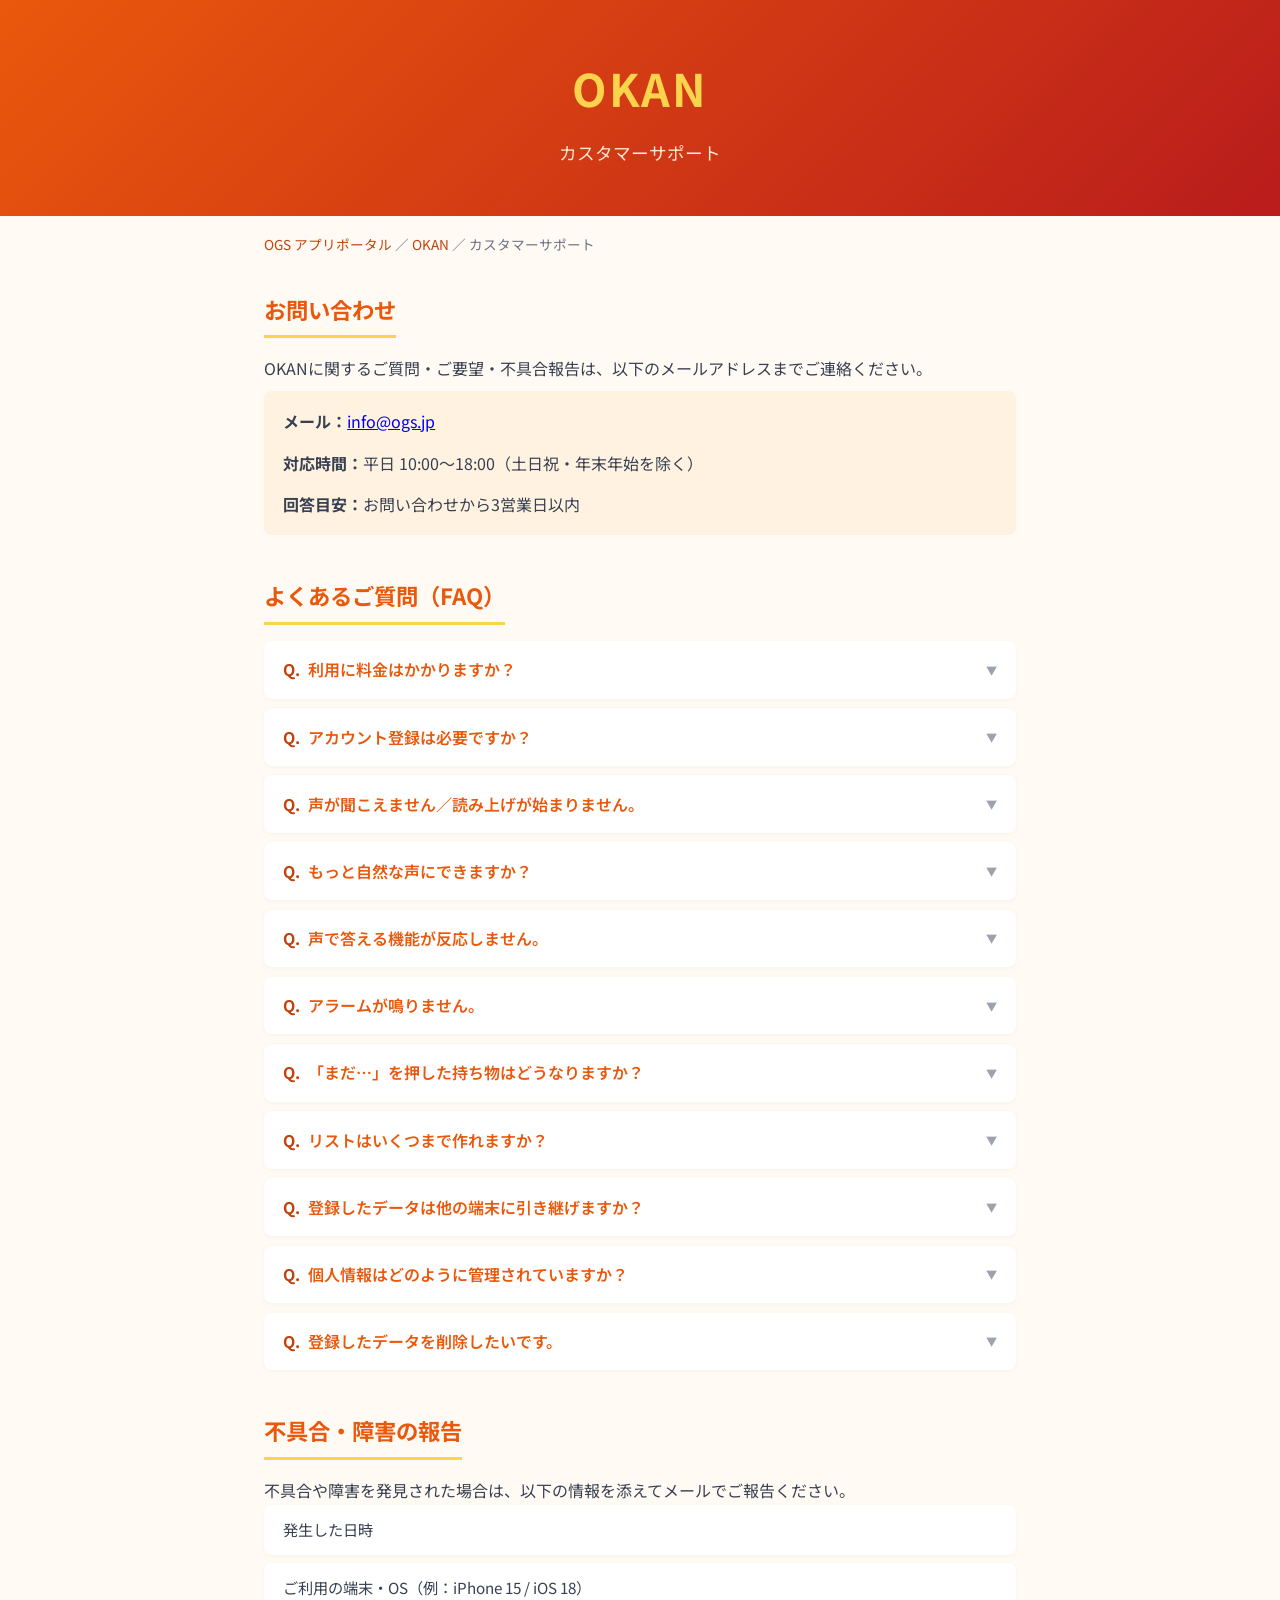
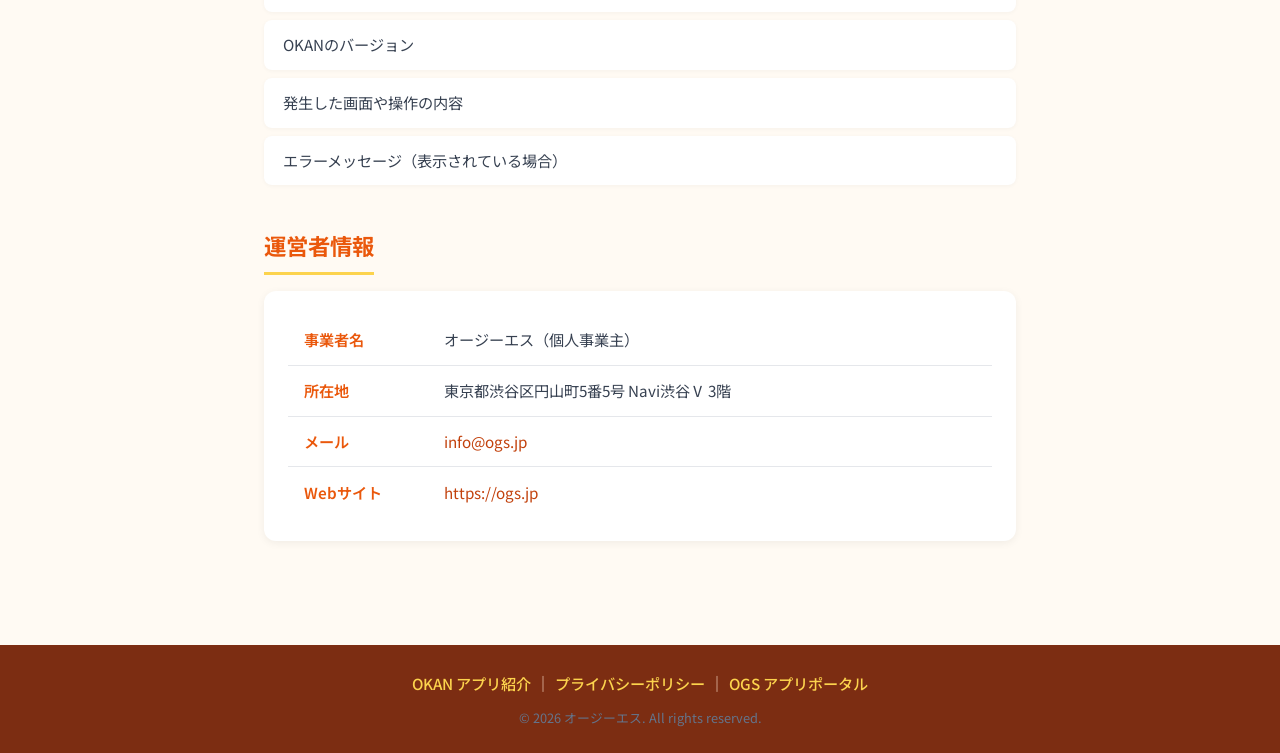
<file: okan/support.html>
<!DOCTYPE html>
<html lang="ja">
<head>
  <meta charset="UTF-8">
  <meta name="viewport" content="width=device-width, initial-scale=1.0">
  <title>カスタマーサポート - OKAN</title>
  <meta name="description" content="iOSアプリ「OKAN」のカスタマーサポート。お問い合わせ窓口とよくあるご質問。">
  <link rel="stylesheet" href="../assets/app.css">
  <link rel="stylesheet" href="style.css">
</head>
<body>

<header>
  <div class="header-inner">
    <h1 class="app-title">OKAN</h1>
    <p class="app-tagline">カスタマーサポート</p>
  </div>
</header>

<nav class="breadcrumb"><a href="../index.html">OGS アプリポータル</a> ／ <a href="index.html">OKAN</a> ／ カスタマーサポート</nav>

<main>
  <section class="section">
    <h2>お問い合わせ</h2>
    <p>OKANに関するご質問・ご要望・不具合報告は、以下のメールアドレスまでご連絡ください。</p>
    <div class="contact-info">
      <p><strong>メール：</strong><a href="mailto:info@ogs.jp">info@ogs.jp</a></p>
      <p><strong>対応時間：</strong>平日 10:00〜18:00（土日祝・年末年始を除く）</p>
      <p><strong>回答目安：</strong>お問い合わせから3営業日以内</p>
    </div>
  </section>

  <section class="section">
    <h2>よくあるご質問（FAQ）</h2>
    <div class="faq-list">
      <details class="faq-item">
        <summary>利用に料金はかかりますか？</summary>
        <p>いいえ、OKANは無料でご利用いただけます。アプリ内課金や広告表示はありません。</p>
      </details>
      <details class="faq-item">
        <summary>アカウント登録は必要ですか？</summary>
        <p>不要です。App Storeからインストールして開くだけで使い始められます。通信も必要ないため、オフラインでもお使いいただけます。</p>
      </details>
      <details class="faq-item">
        <summary>声が聞こえません／読み上げが始まりません。</summary>
        <p>端末がマナーモード（消音）になっていないか、音量が下がっていないかをご確認ください。iPhoneの「設定 &gt; アクセシビリティ &gt; 読み上げコンテンツ &gt; 声 &gt; 日本語」で声がインストールされているかもあわせてご確認ください。</p>
      </details>
      <details class="faq-item">
        <summary>もっと自然な声にできますか？</summary>
        <p>はい。iPhoneの「設定 &gt; アクセシビリティ &gt; 読み上げコンテンツ &gt; 声 &gt; 日本語」から高品質の声をダウンロードすると、より自然な声で話します。</p>
      </details>
      <details class="faq-item">
        <summary>声で答える機能が反応しません。</summary>
        <p>iOSの「設定」アプリ &gt; OKAN で、マイクと音声認識の許可がONになっているかご確認ください。許可しない場合も、「持った！」「まだ…」のボタン操作だけですべての機能をお使いいただけます。</p>
      </details>
      <details class="faq-item">
        <summary>アラームが鳴りません。</summary>
        <p>iOSの「設定」アプリ &gt; OKAN &gt; 通知 がONになっているか、アプリ内でリストのアラームがONになっているか、鳴らす曜日・時刻が正しいかをご確認ください。「日付を指定」に設定している場合は、その日以外は鳴りません。</p>
      </details>
      <details class="faq-item">
        <summary>「まだ…」を押した持ち物はどうなりますか？</summary>
        <p>その持ち物はいったん後回しになり、最後にもう一度聞いてくれます。取りに行っている間も、次の持ち物の確認が進みます。</p>
      </details>
      <details class="faq-item">
        <summary>リストはいくつまで作れますか？</summary>
        <p>上限は設けていません。「学校」「習いごと」「塾」「おでかけ」「旅行」「部活」など、シーンごとに自由に作成できます。リストごとにアラームの時刻と曜日を設定できます。</p>
      </details>
      <details class="faq-item">
        <summary>登録したデータは他の端末に引き継げますか？</summary>
        <p>現在、データは端末の中だけに保存されるため、端末間での引き継ぎには対応していません。アプリを削除するとデータも削除されますのでご注意ください。</p>
      </details>
      <details class="faq-item">
        <summary>個人情報はどのように管理されていますか？</summary>
        <p>OKANは外部のサーバーと通信しません。登録した持ち物・お名前・誕生日・写真はすべてお使いの端末の中だけに保存され、当事業者や第三者に送信されることはありません。詳しくは<a href="privacy.html">プライバシーポリシー</a>をご確認ください。</p>
      </details>
      <details class="faq-item">
        <summary>登録したデータを削除したいです。</summary>
        <p>リストや持ち物はアプリ内の一覧から個別に削除できます。すべてのデータを削除したい場合は、端末から本アプリを削除してください。当事業者へのご連絡は不要です。</p>
      </details>
    </div>
  </section>

  <section class="section">
    <h2>不具合・障害の報告</h2>
    <p>不具合や障害を発見された場合は、以下の情報を添えてメールでご報告ください。</p>
    <ul class="tech-list">
      <li>発生した日時</li>
      <li>ご利用の端末・OS（例：iPhone 15 / iOS 18）</li>
      <li>OKANのバージョン</li>
      <li>発生した画面や操作の内容</li>
      <li>エラーメッセージ（表示されている場合）</li>
    </ul>
  </section>

  <section class="section provider-detail">
    <h2>運営者情報</h2>
    <div class="detail-box">
      <table class="detail-table">
        <tr><th>事業者名</th><td>オージーエス（個人事業主）</td></tr>
        <tr><th>所在地</th><td>東京都渋谷区円山町5番5号 Navi渋谷Ⅴ 3階</td></tr>
        <tr><th>メール</th><td><a href="mailto:info@ogs.jp">info@ogs.jp</a></td></tr>
        <tr><th>Webサイト</th><td><a href="https://ogs.jp">https://ogs.jp</a></td></tr>
      </table>
    </div>
  </section>
</main>

<footer>
  <div class="footer-inner">
    <a href="index.html">OKAN アプリ紹介</a> ｜ <a href="privacy.html">プライバシーポリシー</a> ｜ <a href="../index.html">OGS アプリポータル</a>
    <p class="copyright">&copy; 2026 オージーエス. All rights reserved.</p>
  </div>
</footer>

</body>
</html>
</file>
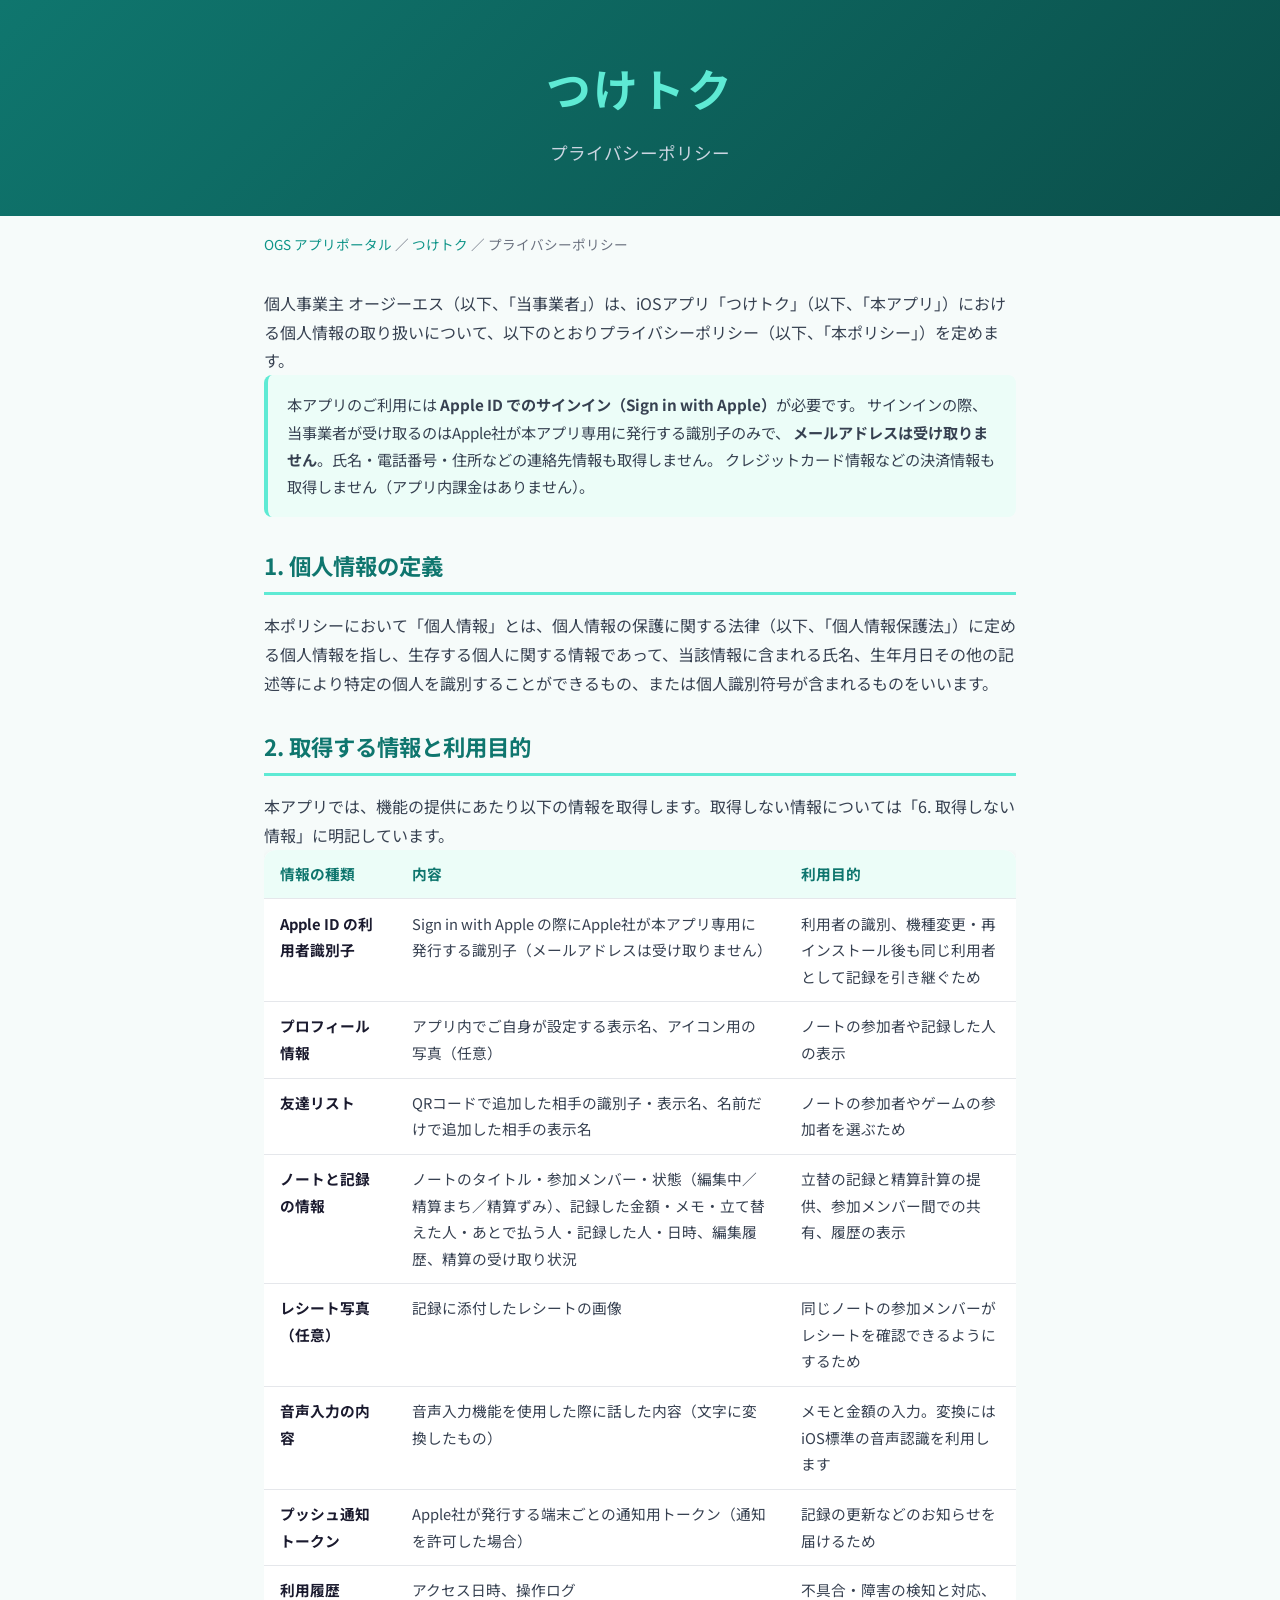
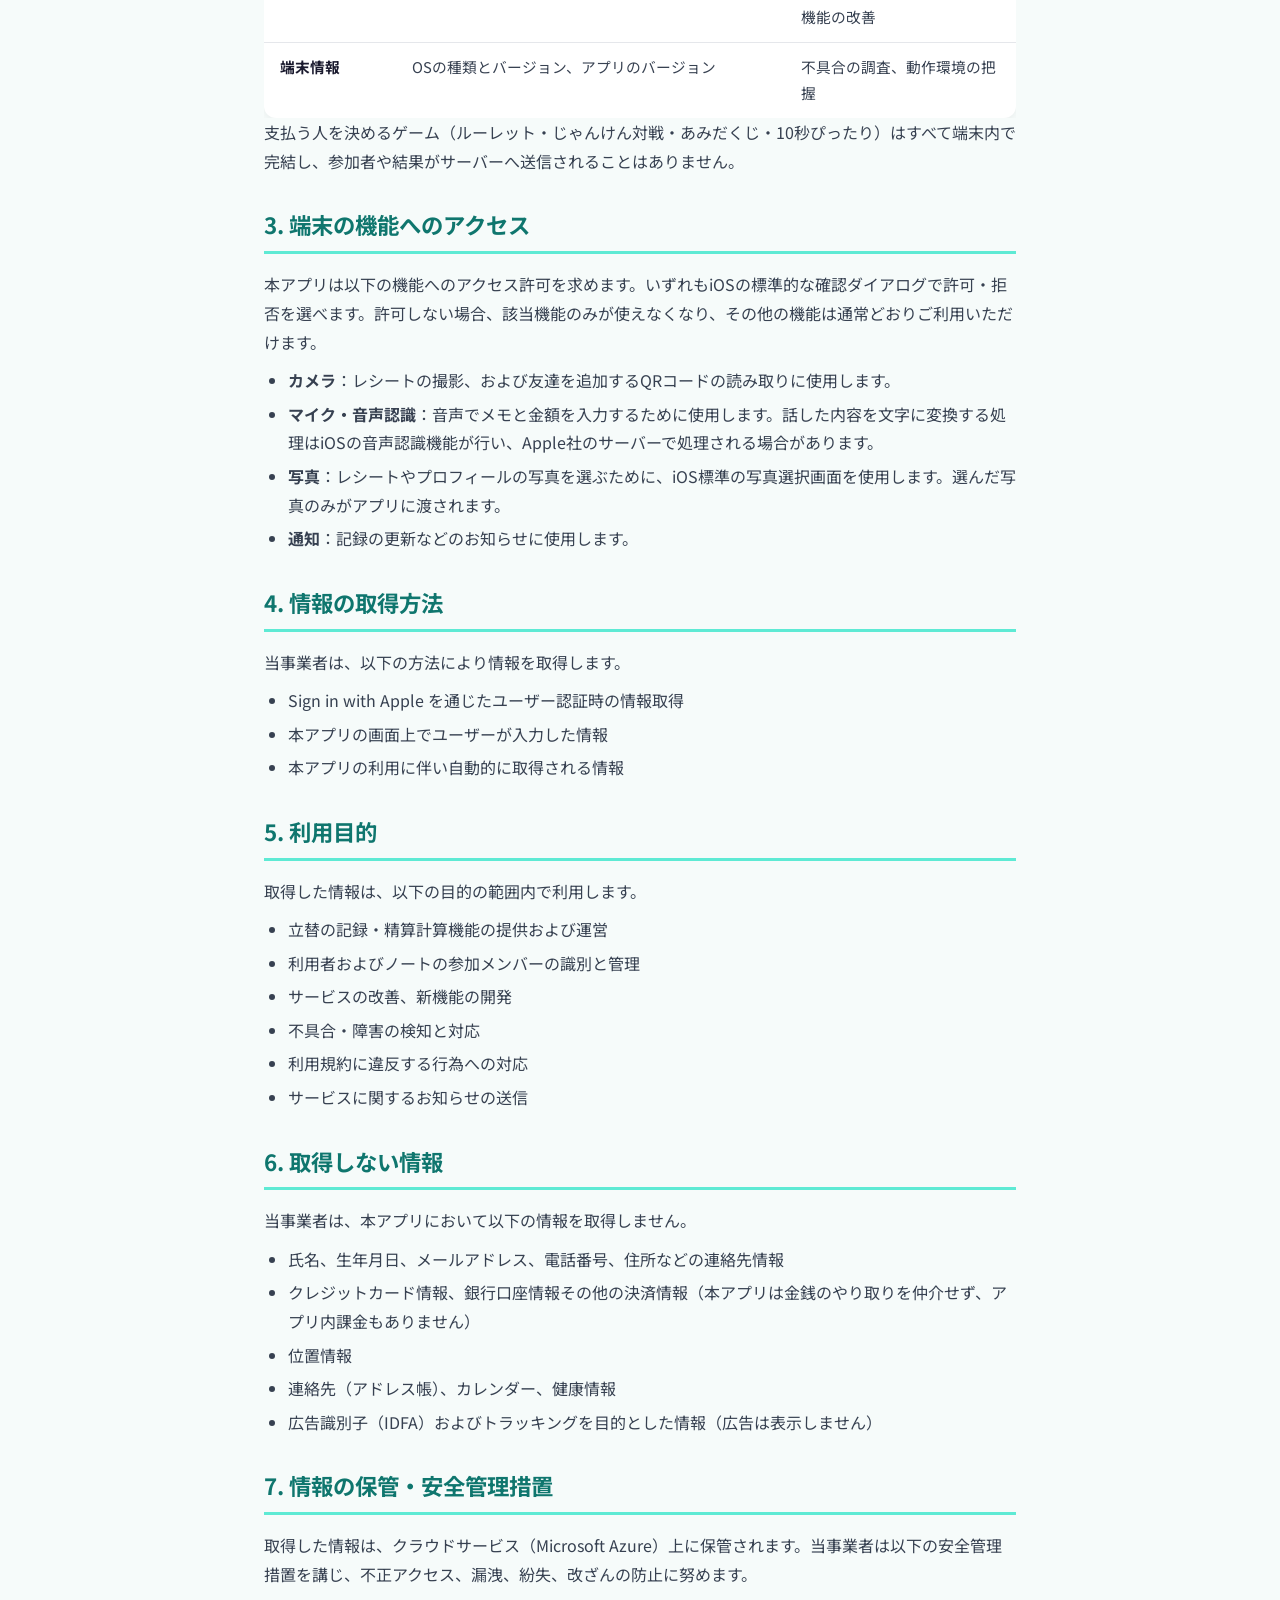
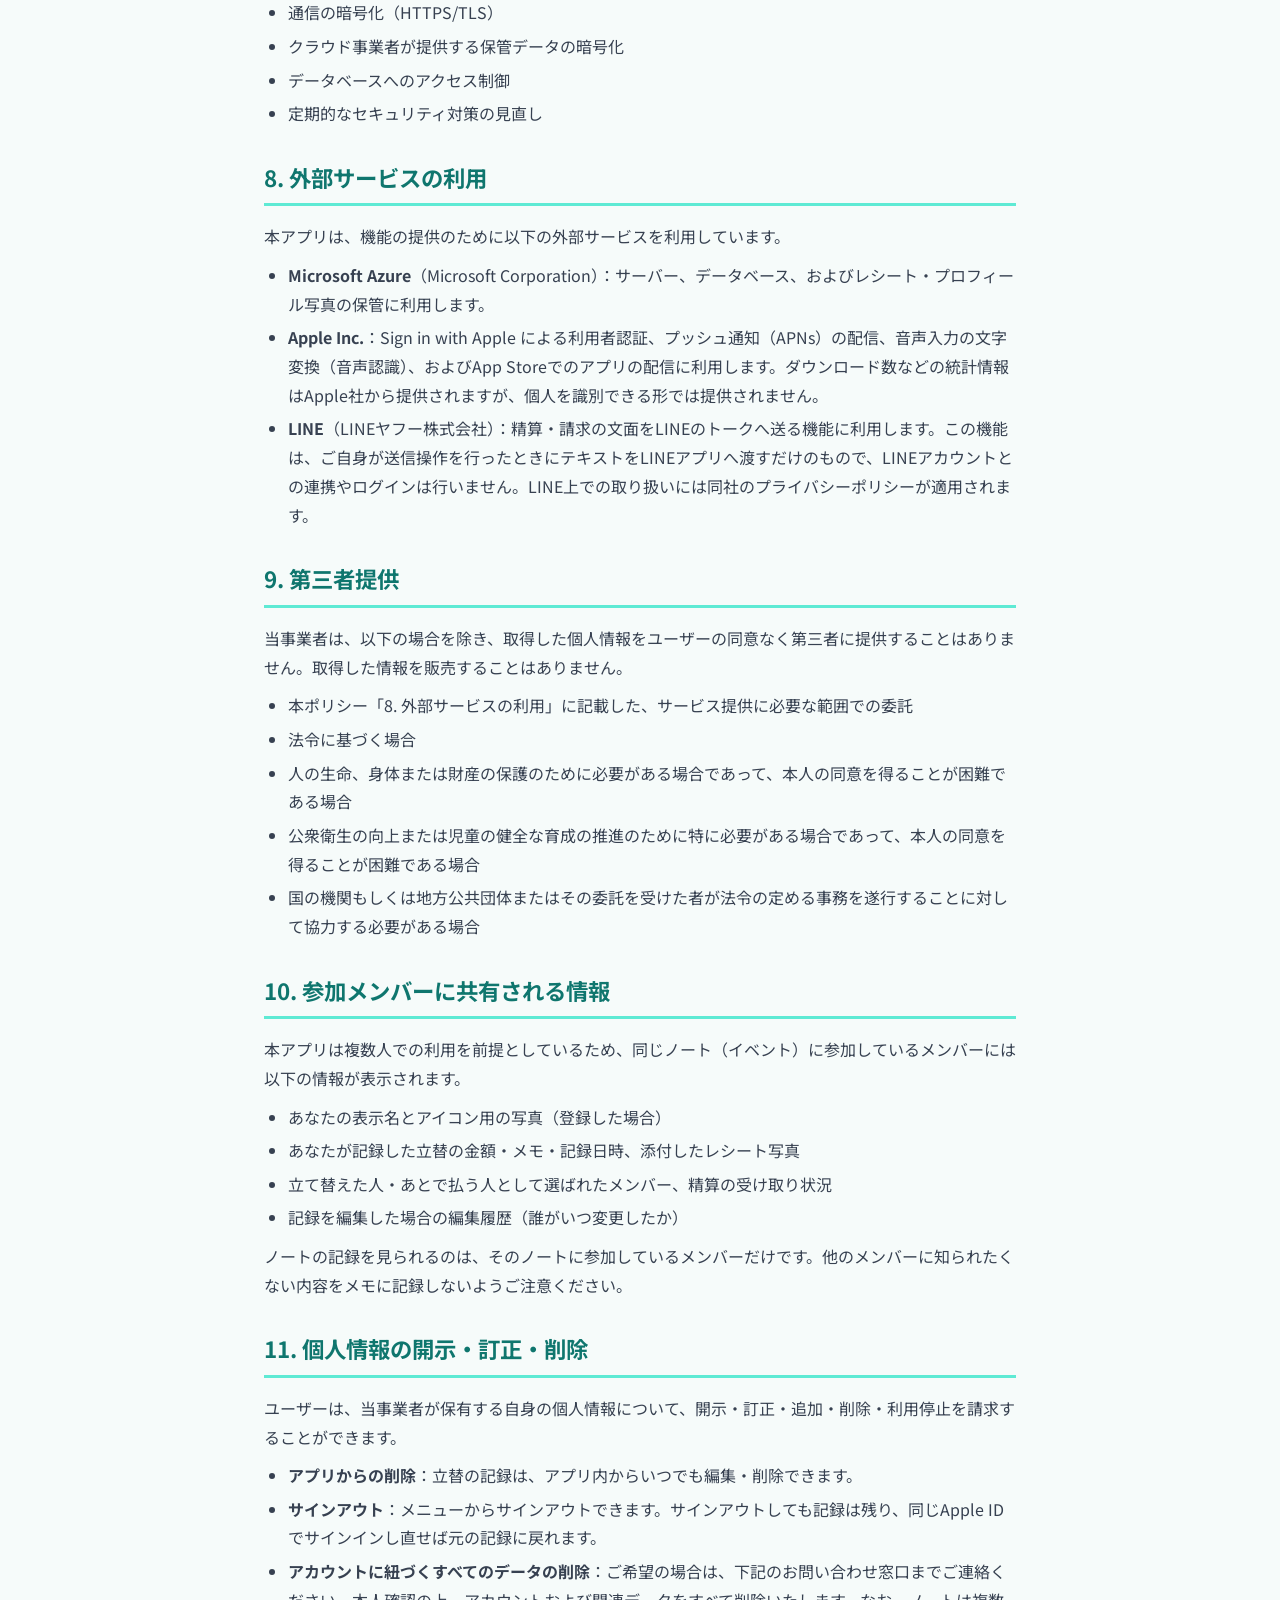
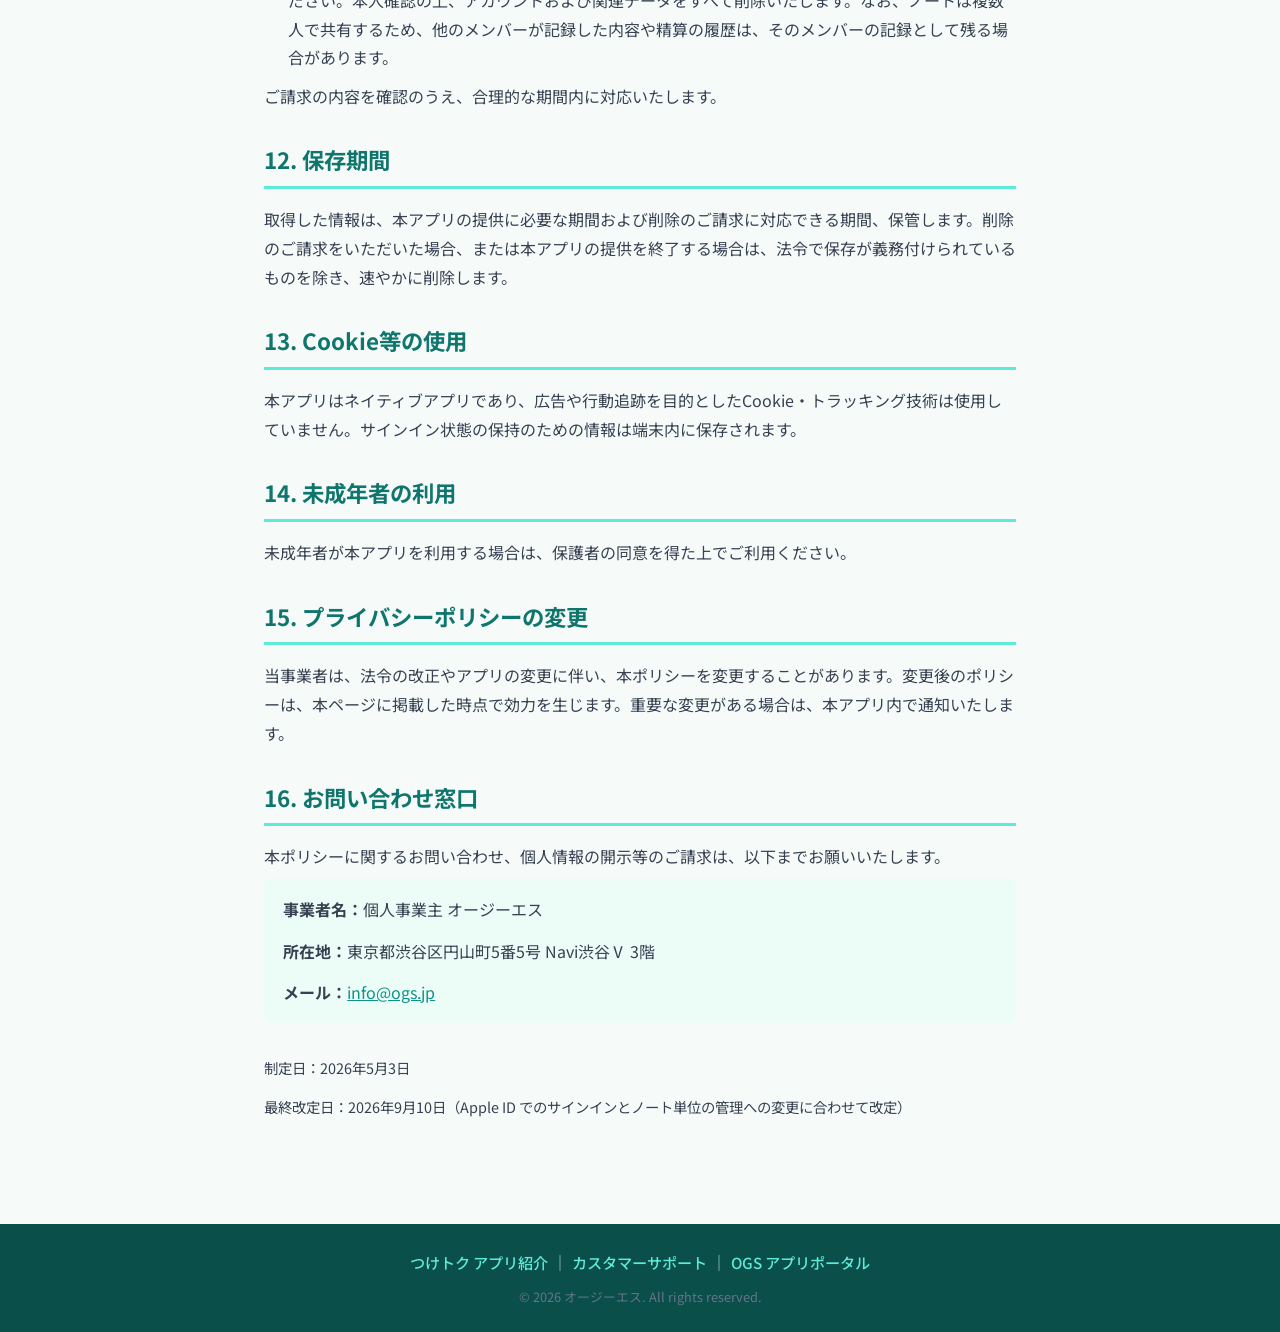
<file: tsuketoku/privacy.html>
<!DOCTYPE html>
<html lang="ja">
<head>
  <meta charset="UTF-8">
  <meta name="viewport" content="width=device-width, initial-scale=1.0">
  <title>プライバシーポリシー - つけトク</title>
  <meta name="description" content="iOSアプリ「つけトク」のプライバシーポリシー。取得する情報、利用目的、第三者提供、データの削除について。">
  <link rel="stylesheet" href="../assets/app.css">
  <link rel="stylesheet" href="style.css">
</head>
<body>

<header>
  <div class="header-inner">
    <h1 class="app-title">つけトク</h1>
    <p class="app-tagline">プライバシーポリシー</p>
  </div>
</header>

<nav class="breadcrumb"><a href="../index.html">OGS アプリポータル</a> ／ <a href="index.html">つけトク</a> ／ プライバシーポリシー</nav>

<main>
  <section class="section policy">
    <p>個人事業主 オージーエス（以下、「当事業者」）は、iOSアプリ「つけトク」（以下、「本アプリ」）における個人情報の取り扱いについて、以下のとおりプライバシーポリシー（以下、「本ポリシー」）を定めます。</p>

    <div class="note">
      本アプリのご利用には <strong>Apple ID でのサインイン（Sign in with Apple）</strong>が必要です。
      サインインの際、当事業者が受け取るのはApple社が本アプリ専用に発行する識別子のみで、
      <strong>メールアドレスは受け取りません</strong>。氏名・電話番号・住所などの連絡先情報も取得しません。
      クレジットカード情報などの決済情報も取得しません（アプリ内課金はありません）。
    </div>

    <h2>1. 個人情報の定義</h2>
    <p>本ポリシーにおいて「個人情報」とは、個人情報の保護に関する法律（以下、「個人情報保護法」）に定める個人情報を指し、生存する個人に関する情報であって、当該情報に含まれる氏名、生年月日その他の記述等により特定の個人を識別することができるもの、または個人識別符号が含まれるものをいいます。</p>

    <h2>2. 取得する情報と利用目的</h2>
    <p>本アプリでは、機能の提供にあたり以下の情報を取得します。取得しない情報については「6. 取得しない情報」に明記しています。</p>
    <div class="table-scroll">
      <table class="privacy-table">
        <thead>
          <tr><th>情報の種類</th><th>内容</th><th>利用目的</th></tr>
        </thead>
        <tbody>
          <tr>
            <th>Apple ID の利用者識別子</th>
            <td>Sign in with Apple の際にApple社が本アプリ専用に発行する識別子（メールアドレスは受け取りません）</td>
            <td>利用者の識別、機種変更・再インストール後も同じ利用者として記録を引き継ぐため</td>
          </tr>
          <tr>
            <th>プロフィール情報</th>
            <td>アプリ内でご自身が設定する表示名、アイコン用の写真（任意）</td>
            <td>ノートの参加者や記録した人の表示</td>
          </tr>
          <tr>
            <th>友達リスト</th>
            <td>QRコードで追加した相手の識別子・表示名、名前だけで追加した相手の表示名</td>
            <td>ノートの参加者やゲームの参加者を選ぶため</td>
          </tr>
          <tr>
            <th>ノートと記録の情報</th>
            <td>ノートのタイトル・参加メンバー・状態（編集中／精算まち／精算ずみ）、記録した金額・メモ・立て替えた人・あとで払う人・記録した人・日時、編集履歴、精算の受け取り状況</td>
            <td>立替の記録と精算計算の提供、参加メンバー間での共有、履歴の表示</td>
          </tr>
          <tr>
            <th>レシート写真（任意）</th>
            <td>記録に添付したレシートの画像</td>
            <td>同じノートの参加メンバーがレシートを確認できるようにするため</td>
          </tr>
          <tr>
            <th>音声入力の内容</th>
            <td>音声入力機能を使用した際に話した内容（文字に変換したもの）</td>
            <td>メモと金額の入力。変換にはiOS標準の音声認識を利用します</td>
          </tr>
          <tr>
            <th>プッシュ通知トークン</th>
            <td>Apple社が発行する端末ごとの通知用トークン（通知を許可した場合）</td>
            <td>記録の更新などのお知らせを届けるため</td>
          </tr>
          <tr>
            <th>利用履歴</th>
            <td>アクセス日時、操作ログ</td>
            <td>不具合・障害の検知と対応、機能の改善</td>
          </tr>
          <tr>
            <th>端末情報</th>
            <td>OSの種類とバージョン、アプリのバージョン</td>
            <td>不具合の調査、動作環境の把握</td>
          </tr>
        </tbody>
      </table>
    </div>
    <p>支払う人を決めるゲーム（ルーレット・じゃんけん対戦・あみだくじ・10秒ぴったり）はすべて端末内で完結し、参加者や結果がサーバーへ送信されることはありません。</p>

    <h2>3. 端末の機能へのアクセス</h2>
    <p>本アプリは以下の機能へのアクセス許可を求めます。いずれもiOSの標準的な確認ダイアログで許可・拒否を選べます。許可しない場合、該当機能のみが使えなくなり、その他の機能は通常どおりご利用いただけます。</p>
    <ul>
      <li><strong>カメラ</strong>：レシートの撮影、および友達を追加するQRコードの読み取りに使用します。</li>
      <li><strong>マイク・音声認識</strong>：音声でメモと金額を入力するために使用します。話した内容を文字に変換する処理はiOSの音声認識機能が行い、Apple社のサーバーで処理される場合があります。</li>
      <li><strong>写真</strong>：レシートやプロフィールの写真を選ぶために、iOS標準の写真選択画面を使用します。選んだ写真のみがアプリに渡されます。</li>
      <li><strong>通知</strong>：記録の更新などのお知らせに使用します。</li>
    </ul>

    <h2>4. 情報の取得方法</h2>
    <p>当事業者は、以下の方法により情報を取得します。</p>
    <ul>
      <li>Sign in with Apple を通じたユーザー認証時の情報取得</li>
      <li>本アプリの画面上でユーザーが入力した情報</li>
      <li>本アプリの利用に伴い自動的に取得される情報</li>
    </ul>

    <h2>5. 利用目的</h2>
    <p>取得した情報は、以下の目的の範囲内で利用します。</p>
    <ul>
      <li>立替の記録・精算計算機能の提供および運営</li>
      <li>利用者およびノートの参加メンバーの識別と管理</li>
      <li>サービスの改善、新機能の開発</li>
      <li>不具合・障害の検知と対応</li>
      <li>利用規約に違反する行為への対応</li>
      <li>サービスに関するお知らせの送信</li>
    </ul>

    <h2>6. 取得しない情報</h2>
    <p>当事業者は、本アプリにおいて以下の情報を取得しません。</p>
    <ul>
      <li>氏名、生年月日、メールアドレス、電話番号、住所などの連絡先情報</li>
      <li>クレジットカード情報、銀行口座情報その他の決済情報（本アプリは金銭のやり取りを仲介せず、アプリ内課金もありません）</li>
      <li>位置情報</li>
      <li>連絡先（アドレス帳）、カレンダー、健康情報</li>
      <li>広告識別子（IDFA）およびトラッキングを目的とした情報（広告は表示しません）</li>
    </ul>

    <h2>7. 情報の保管・安全管理措置</h2>
    <p>取得した情報は、クラウドサービス（Microsoft Azure）上に保管されます。当事業者は以下の安全管理措置を講じ、不正アクセス、漏洩、紛失、改ざんの防止に努めます。</p>
    <ul>
      <li>通信の暗号化（HTTPS/TLS）</li>
      <li>クラウド事業者が提供する保管データの暗号化</li>
      <li>データベースへのアクセス制御</li>
      <li>定期的なセキュリティ対策の見直し</li>
    </ul>

    <h2>8. 外部サービスの利用</h2>
    <p>本アプリは、機能の提供のために以下の外部サービスを利用しています。</p>
    <ul>
      <li><strong>Microsoft Azure</strong>（Microsoft Corporation）：サーバー、データベース、およびレシート・プロフィール写真の保管に利用します。</li>
      <li><strong>Apple Inc.</strong>：Sign in with Apple による利用者認証、プッシュ通知（APNs）の配信、音声入力の文字変換（音声認識）、およびApp Storeでのアプリの配信に利用します。ダウンロード数などの統計情報はApple社から提供されますが、個人を識別できる形では提供されません。</li>
      <li><strong>LINE</strong>（LINEヤフー株式会社）：精算・請求の文面をLINEのトークへ送る機能に利用します。この機能は、ご自身が送信操作を行ったときにテキストをLINEアプリへ渡すだけのもので、LINEアカウントとの連携やログインは行いません。LINE上での取り扱いには同社のプライバシーポリシーが適用されます。</li>
    </ul>

    <h2>9. 第三者提供</h2>
    <p>当事業者は、以下の場合を除き、取得した個人情報をユーザーの同意なく第三者に提供することはありません。取得した情報を販売することはありません。</p>
    <ul>
      <li>本ポリシー「8. 外部サービスの利用」に記載した、サービス提供に必要な範囲での委託</li>
      <li>法令に基づく場合</li>
      <li>人の生命、身体または財産の保護のために必要がある場合であって、本人の同意を得ることが困難である場合</li>
      <li>公衆衛生の向上または児童の健全な育成の推進のために特に必要がある場合であって、本人の同意を得ることが困難である場合</li>
      <li>国の機関もしくは地方公共団体またはその委託を受けた者が法令の定める事務を遂行することに対して協力する必要がある場合</li>
    </ul>

    <h2>10. 参加メンバーに共有される情報</h2>
    <p>本アプリは複数人での利用を前提としているため、同じノート（イベント）に参加しているメンバーには以下の情報が表示されます。</p>
    <ul>
      <li>あなたの表示名とアイコン用の写真（登録した場合）</li>
      <li>あなたが記録した立替の金額・メモ・記録日時、添付したレシート写真</li>
      <li>立て替えた人・あとで払う人として選ばれたメンバー、精算の受け取り状況</li>
      <li>記録を編集した場合の編集履歴（誰がいつ変更したか）</li>
    </ul>
    <p>ノートの記録を見られるのは、そのノートに参加しているメンバーだけです。他のメンバーに知られたくない内容をメモに記録しないようご注意ください。</p>

    <h2>11. 個人情報の開示・訂正・削除</h2>
    <p>ユーザーは、当事業者が保有する自身の個人情報について、開示・訂正・追加・削除・利用停止を請求することができます。</p>
    <ul>
      <li><strong>アプリからの削除</strong>：立替の記録は、アプリ内からいつでも編集・削除できます。</li>
      <li><strong>サインアウト</strong>：メニューからサインアウトできます。サインアウトしても記録は残り、同じApple IDでサインインし直せば元の記録に戻れます。</li>
      <li><strong>アカウントに紐づくすべてのデータの削除</strong>：ご希望の場合は、下記のお問い合わせ窓口までご連絡ください。本人確認の上、アカウントおよび関連データをすべて削除いたします。なお、ノートは複数人で共有するため、他のメンバーが記録した内容や精算の履歴は、そのメンバーの記録として残る場合があります。</li>
    </ul>
    <p>ご請求の内容を確認のうえ、合理的な期間内に対応いたします。</p>

    <h2>12. 保存期間</h2>
    <p>取得した情報は、本アプリの提供に必要な期間および削除のご請求に対応できる期間、保管します。削除のご請求をいただいた場合、または本アプリの提供を終了する場合は、法令で保存が義務付けられているものを除き、速やかに削除します。</p>

    <h2>13. Cookie等の使用</h2>
    <p>本アプリはネイティブアプリであり、広告や行動追跡を目的としたCookie・トラッキング技術は使用していません。サインイン状態の保持のための情報は端末内に保存されます。</p>

    <h2>14. 未成年者の利用</h2>
    <p>未成年者が本アプリを利用する場合は、保護者の同意を得た上でご利用ください。</p>

    <h2>15. プライバシーポリシーの変更</h2>
    <p>当事業者は、法令の改正やアプリの変更に伴い、本ポリシーを変更することがあります。変更後のポリシーは、本ページに掲載した時点で効力を生じます。重要な変更がある場合は、本アプリ内で通知いたします。</p>

    <h2>16. お問い合わせ窓口</h2>
    <p>本ポリシーに関するお問い合わせ、個人情報の開示等のご請求は、以下までお願いいたします。</p>
    <div class="contact-info">
      <p><strong>事業者名：</strong>個人事業主 オージーエス</p>
      <p><strong>所在地：</strong>東京都渋谷区円山町5番5号 Navi渋谷Ⅴ 3階</p>
      <p><strong>メール：</strong><a href="mailto:info@ogs.jp">info@ogs.jp</a></p>
    </div>

    <p class="policy-date">制定日：2026年5月3日</p>
    <p class="policy-date">最終改定日：2026年9月10日（Apple ID でのサインインとノート単位の管理への変更に合わせて改定）</p>
  </section>
</main>

<footer>
  <div class="footer-inner">
    <a href="index.html">つけトク アプリ紹介</a> ｜ <a href="support.html">カスタマーサポート</a> ｜ <a href="../index.html">OGS アプリポータル</a>
    <p class="copyright">&copy; 2026 オージーエス. All rights reserved.</p>
  </div>
</footer>

</body>
</html>
</file>
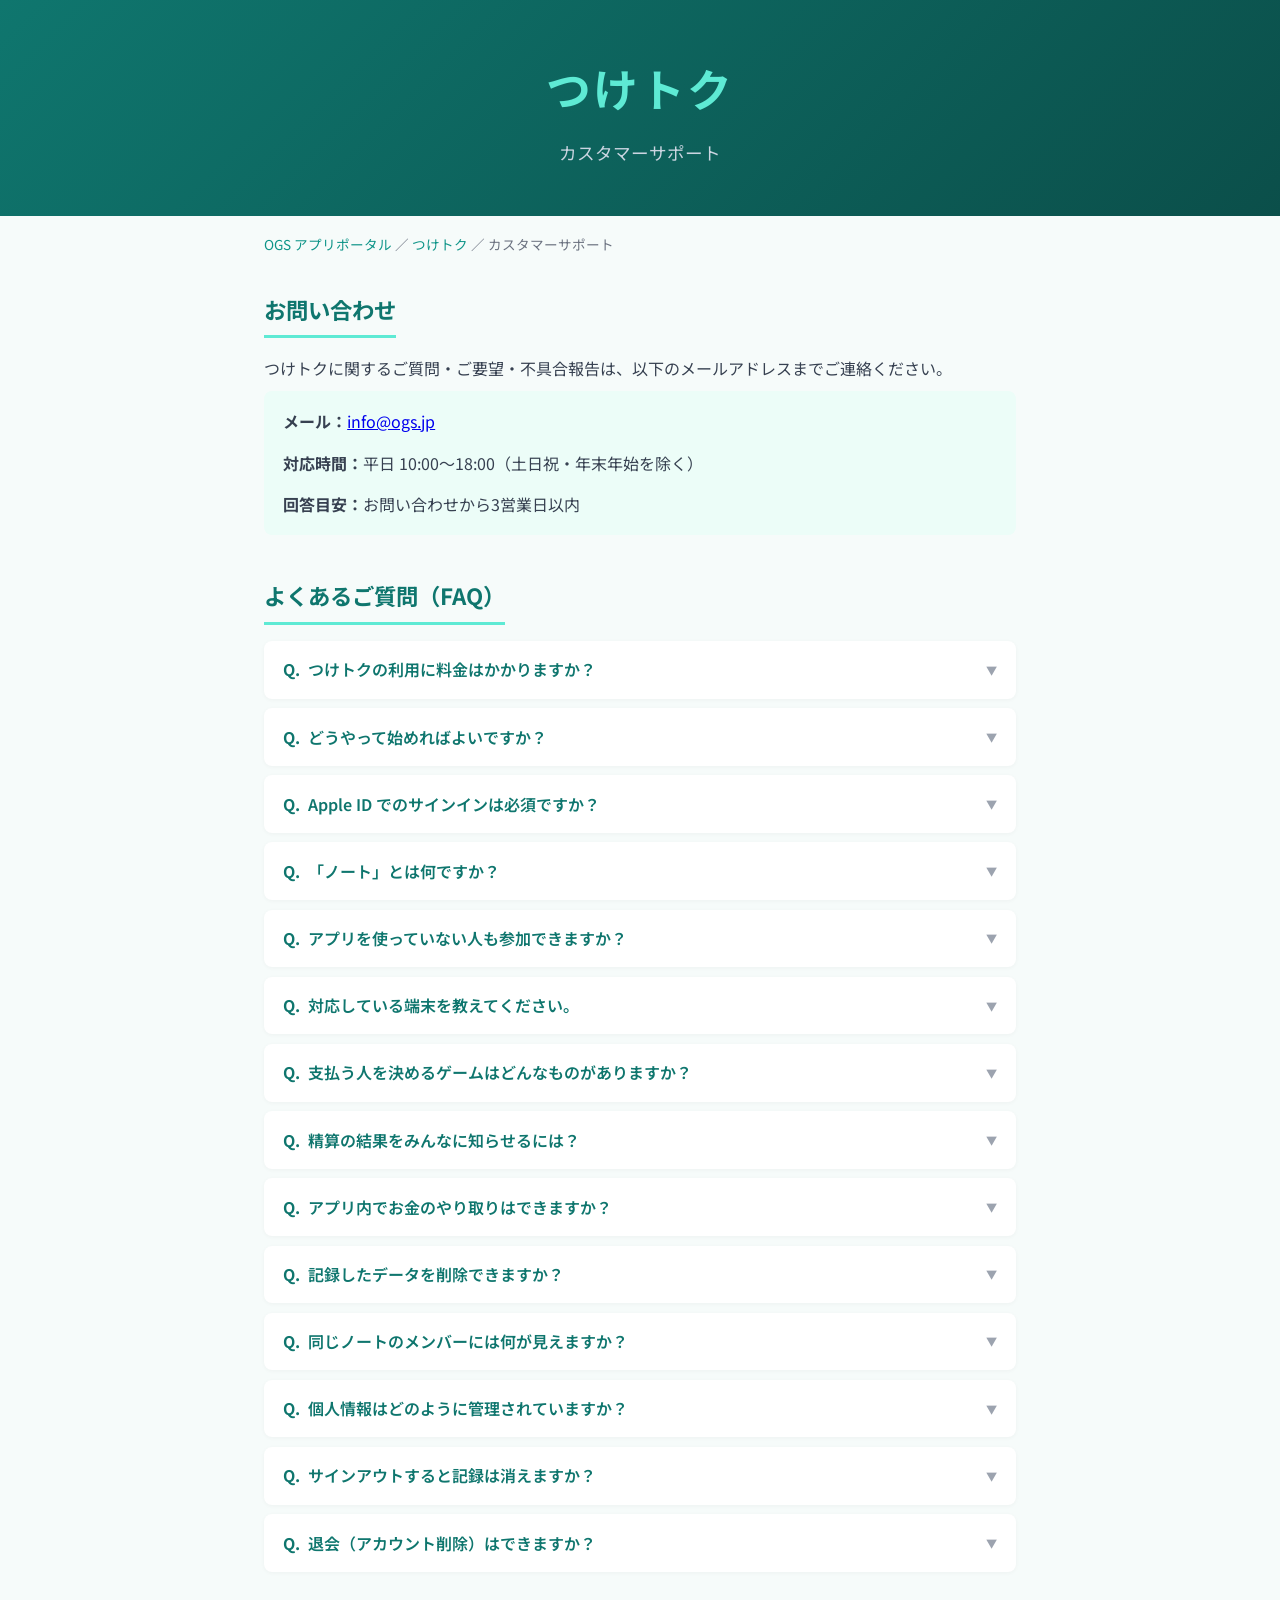
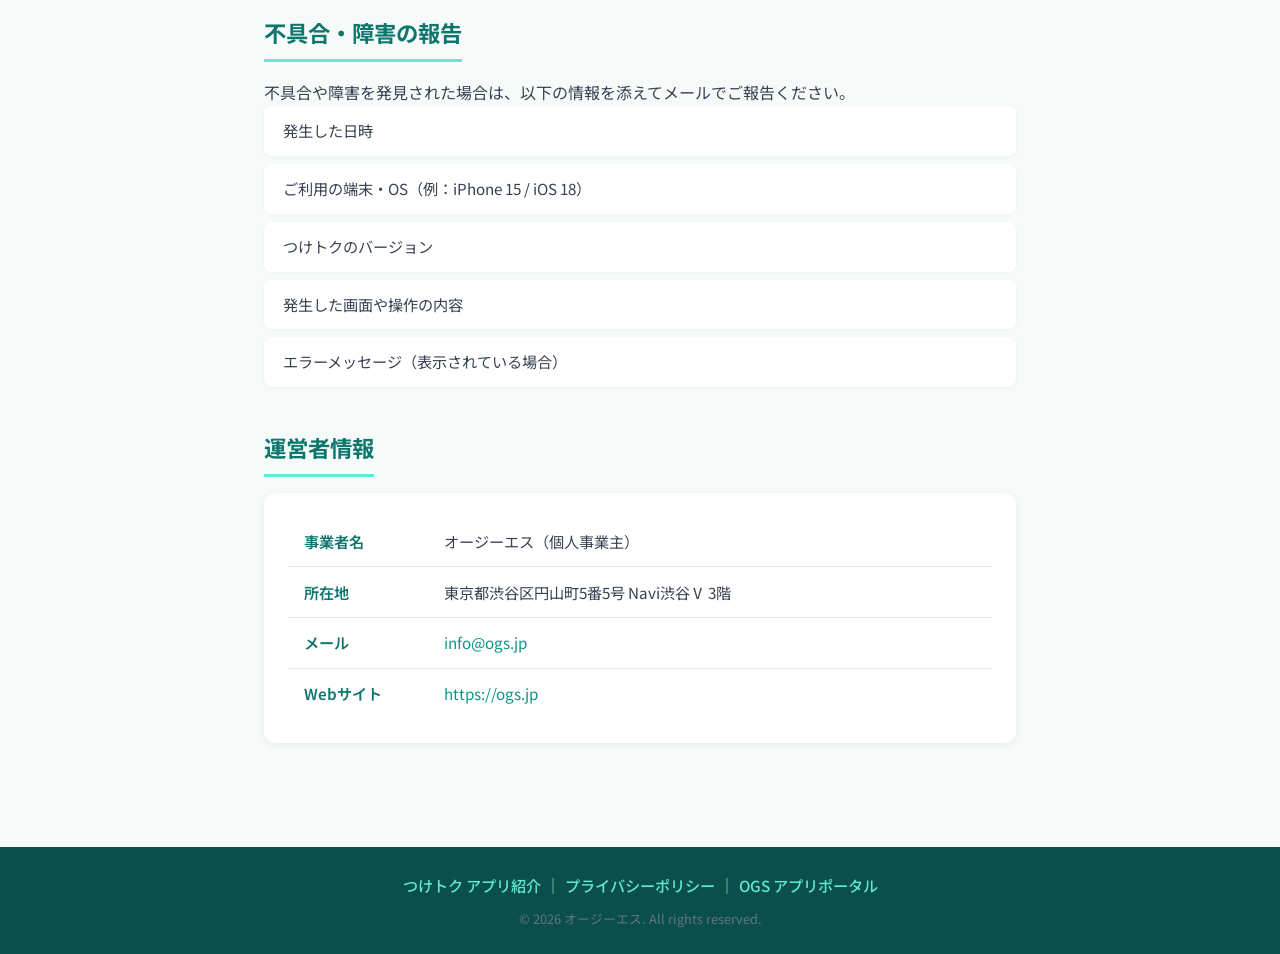
<file: tsuketoku/support.html>
<!DOCTYPE html>
<html lang="ja">
<head>
  <meta charset="UTF-8">
  <meta name="viewport" content="width=device-width, initial-scale=1.0">
  <title>カスタマーサポート - つけトク</title>
  <meta name="description" content="iOSアプリ「つけトク」のカスタマーサポート。お問い合わせ窓口とよくあるご質問。">
  <link rel="stylesheet" href="../assets/app.css">
  <link rel="stylesheet" href="style.css">
</head>
<body>

<header>
  <div class="header-inner">
    <h1 class="app-title">つけトク</h1>
    <p class="app-tagline">カスタマーサポート</p>
  </div>
</header>

<nav class="breadcrumb"><a href="../index.html">OGS アプリポータル</a> ／ <a href="index.html">つけトク</a> ／ カスタマーサポート</nav>

<main>
  <section class="section">
    <h2>お問い合わせ</h2>
    <p>つけトクに関するご質問・ご要望・不具合報告は、以下のメールアドレスまでご連絡ください。</p>
    <div class="contact-info">
      <p><strong>メール：</strong><a href="mailto:info@ogs.jp">info@ogs.jp</a></p>
      <p><strong>対応時間：</strong>平日 10:00〜18:00（土日祝・年末年始を除く）</p>
      <p><strong>回答目安：</strong>お問い合わせから3営業日以内</p>
    </div>
  </section>

  <section class="section">
    <h2>よくあるご質問（FAQ）</h2>
    <div class="faq-list">
      <details class="faq-item">
        <summary>つけトクの利用に料金はかかりますか？</summary>
        <p>無料でご利用いただけます。アプリ内課金や広告表示はありません。</p>
      </details>
      <details class="faq-item">
        <summary>どうやって始めればよいですか？</summary>
        <p>App Storeからインストールし、Apple ID でサインインして表示名を決めるだけで始められます。あとは記録画面で立替を書き込むだけです。一緒に使う人は、記録画面の「人を増やす」からQRコードで友達リストに追加してください。</p>
      </details>
      <details class="faq-item">
        <summary>Apple ID でのサインインは必須ですか？</summary>
        <p>はい。あなたの記録をあなたのものとして管理するため、Apple ID でのサインインをお願いしています。サインインしていただくことで、機種変更やアプリを入れ直したあとでも、同じ人として元の記録に戻れます。メールアドレスは受け取りません。</p>
      </details>
      <details class="faq-item">
        <summary>「ノート」とは何ですか？</summary>
        <p>精算をおえるまでの記録のまとまりです。記録は1冊のノートにたまり、精算をおえるとそのノートは閉じて新しい1冊が始まります。ノートタブでは、表紙の色で「編集中／精算まち／精算ずみ」を見分けられます。</p>
      </details>
      <details class="faq-item">
        <summary>アプリを使っていない人も参加できますか？</summary>
        <p>はい。友達リストには、名前だけで追加することもできます。アプリを使っている人は「QRで友達を追加」から追加してください。</p>
      </details>
      <details class="faq-item">
        <summary>対応している端末を教えてください。</summary>
        <p>iOS 17.0 以降のiPhoneとiPadに対応しています。</p>
      </details>
      <details class="faq-item">
        <summary>支払う人を決めるゲームはどんなものがありますか？</summary>
        <p>ルーレット・じゃんけん対戦・あみだくじ・10秒ぴったりの4種類です。参加者は友達リストから選べます（記録中のノートの参加者とは別に選べます）。ゲームはすべて端末内で動作し、結果がサーバーに送信されることはありません。</p>
      </details>
      <details class="faq-item">
        <summary>精算の結果をみんなに知らせるには？</summary>
        <p>精算画面から「LINEでこの精算を送る」を押すと、「誰が誰にいくら」の文面をそのままLINEのトークへ送れます。LINEアカウントの連携やログインは不要です。</p>
      </details>
      <details class="faq-item">
        <summary>アプリ内でお金のやり取りはできますか？</summary>
        <p>できません。つけトクは金額を記録・集計して精算額を見やすくするアプリで、送金や決済の機能はありません。クレジットカード情報などの決済情報も取得していません。</p>
      </details>
      <details class="faq-item">
        <summary>記録したデータを削除できますか？</summary>
        <p>はい、立替の記録はアプリ内からいつでも編集・削除できます。アカウントに紐づくすべてのデータの削除をご希望の場合は、お問い合わせ窓口までご連絡ください。</p>
      </details>
      <details class="faq-item">
        <summary>同じノートのメンバーには何が見えますか？</summary>
        <p>あなたの表示名とアイコン、記録した立替の金額・メモ・日時、添付したレシート写真、立て替えた人・あとで払う人、精算の受け取り状況、編集履歴が表示されます。ノートの記録を見られるのは、そのノートに参加しているメンバーだけです。他のメンバーに知られたくない内容をメモに記録しないようご注意ください。</p>
      </details>
      <details class="faq-item">
        <summary>個人情報はどのように管理されていますか？</summary>
        <p>氏名・メールアドレス・電話番号・決済情報は取得していません。取得した情報はMicrosoft Azure上に暗号化して保管し、通信もHTTPSで保護しています。詳しくは<a href="privacy.html">プライバシーポリシー</a>をご確認ください。</p>
      </details>
      <details class="faq-item">
        <summary>サインアウトすると記録は消えますか？</summary>
        <p>消えません。同じApple IDでサインインし直せば、元の記録に戻れます。</p>
      </details>
      <details class="faq-item">
        <summary>退会（アカウント削除）はできますか？</summary>
        <p>はい、アカウントの削除をご希望の場合は、お問い合わせ窓口（info@ogs.jp）までご連絡ください。本人確認の上、アカウントおよび関連データをすべて削除いたします。なお、ノートは複数人で共有するため、他のメンバーが記録した内容や精算の履歴は、そのメンバーの記録として残る場合があります。</p>
      </details>
    </div>
  </section>

  <section class="section">
    <h2>不具合・障害の報告</h2>
    <p>不具合や障害を発見された場合は、以下の情報を添えてメールでご報告ください。</p>
    <ul class="tech-list">
      <li>発生した日時</li>
      <li>ご利用の端末・OS（例：iPhone 15 / iOS 18）</li>
      <li>つけトクのバージョン</li>
      <li>発生した画面や操作の内容</li>
      <li>エラーメッセージ（表示されている場合）</li>
    </ul>
  </section>

  <section class="section provider-detail">
    <h2>運営者情報</h2>
    <div class="detail-box">
      <table class="detail-table">
        <tr><th>事業者名</th><td>オージーエス（個人事業主）</td></tr>
        <tr><th>所在地</th><td>東京都渋谷区円山町5番5号 Navi渋谷Ⅴ 3階</td></tr>
        <tr><th>メール</th><td><a href="mailto:info@ogs.jp">info@ogs.jp</a></td></tr>
        <tr><th>Webサイト</th><td><a href="https://ogs.jp">https://ogs.jp</a></td></tr>
      </table>
    </div>
  </section>
</main>

<footer>
  <div class="footer-inner">
    <a href="index.html">つけトク アプリ紹介</a> ｜ <a href="privacy.html">プライバシーポリシー</a> ｜ <a href="../index.html">OGS アプリポータル</a>
    <p class="copyright">&copy; 2026 オージーエス. All rights reserved.</p>
  </div>
</footer>

</body>
</html>
</file>
<file: style.css>
@import url('https://fonts.googleapis.com/css2?family=Noto+Sans+JP:wght@400;600;700&display=swap');

* {
  box-sizing: border-box;
}

body {
  margin: 0;
  font-family: 'Noto Sans JP', sans-serif;
  color: #1f2937;
  background: radial-gradient(circle at top right, #e0f2fe 0%, #f8fafc 45%, #eef2ff 100%);
  min-height: 100vh;
}

.hero {
  background: linear-gradient(120deg, #0f172a 0%, #1e3a8a 55%, #1d4ed8 100%);
  color: #fff;
  padding: 56px 20px;
}

.hero-inner {
  max-width: 960px;
  margin: 0 auto;
}

.label {
  display: inline-block;
  padding: 4px 10px;
  border: 1px solid rgba(255, 255, 255, 0.45);
  border-radius: 999px;
  margin-bottom: 10px;
  font-size: 12px;
}

.hero h1 {
  margin: 0;
  font-size: 42px;
}

.lead {
  margin-top: 12px;
  max-width: 700px;
  color: #dbeafe;
}

main {
  max-width: 960px;
  margin: 0 auto;
  padding: 28px 20px 44px;
}

h2 {
  margin: 0 0 14px;
  color: #0f172a;
}

.app-grid {
  display: grid;
  grid-template-columns: repeat(auto-fit, minmax(260px, 1fr));
  gap: 16px;
}

.app-card {
  background: #ffffff;
  border: 1px solid #dbeafe;
  border-radius: 16px;
  padding: 18px;
  box-shadow: 0 8px 20px rgba(15, 23, 42, 0.06);
}

.app-card h3 {
  margin: 4px 0 4px;
}

.app-icon {
  font-size: 28px;
}

.platform {
  display: inline-block;
  margin: 0 0 8px;
  padding: 2px 8px;
  border-radius: 999px;
  background: #eef2ff;
  color: #3730a3;
  font-size: 12px;
  line-height: 1.6;
}

.app-card p {
  margin: 0 0 14px;
  line-height: 1.7;
  color: #334155;
}

.store-row {
  margin: 0 0 12px;
}

.store-link {
  display: inline-flex;
  align-items: center;
  gap: 6px;
  padding: 9px 14px;
  border-radius: 10px;
  background: #0f172a;
  color: #fff;
  text-decoration: none;
  font-size: 14px;
  font-weight: 600;
}

.store-link:hover {
  background: #1e293b;
}

.coming {
  display: inline-flex;
  align-items: center;
  padding: 9px 14px;
  border-radius: 10px;
  background: #f1f5f9;
  color: #64748b;
  font-size: 14px;
  font-weight: 600;
}

.card-links {
  display: flex;
  gap: 10px;
  flex-wrap: wrap;
}

.card-links a {
  text-decoration: none;
  background: #1d4ed8;
  color: #fff;
  padding: 8px 12px;
  border-radius: 10px;
  font-size: 14px;
}

.card-links a:hover {
  background: #1e40af;
}

/* 2つ目以降のリンクは控えめな見た目にする */
.card-links a:not(:first-child) {
  background: #eff6ff;
  color: #1d4ed8;
  border: 1px solid #bfdbfe;
}

.card-links a:not(:first-child):hover {
  background: #dbeafe;
}

footer {
  border-top: 1px solid #e2e8f0;
  text-align: center;
  padding: 20px;
  color: #64748b;
}

footer a {
  color: #1d4ed8;
}

.copy {
  margin-top: 8px;
  font-size: 13px;
}

/* 管理者用ダッシュボードへの入口。目立たせない（ログインしないと何も見えない） */
.admin-link {
  margin-left: 10px;
  color: #94a3b8;
  font-size: 12px;
  text-decoration: none;
}

.admin-link:hover {
  color: #1d4ed8;
  text-decoration: underline;
}

@media (max-width: 640px) {
  .hero h1 {
    font-size: 32px;
  }

  .lead {
    font-size: 14px;
  }
}
</file>
<file: dashboard/dashboard.css>
/* OGS 管理ダッシュボード
   ポータル（../style.css）の配色を土台に、グラフ用のトークンを足している。
   色は :root のトークンで定義し、ダークモードでは同じ役割の色を差し替える。 */
@import url('https://fonts.googleapis.com/css2?family=Noto+Sans+JP:wght@400;500;600;700&display=swap');

:root {
  color-scheme: light;
  --page-bg: #f4f6fb;
  --surface: #ffffff;
  --surface-2: #f8fafc;
  --border: #dbe3f0;
  --hairline: rgba(15, 23, 42, 0.10);
  --text: #0f172a;
  --text-2: #475569;
  --muted: #7c8595;
  --brand: #1d4ed8;
  --brand-deep: #0f172a;
  --brand-soft: #eff6ff;
  --brand-soft-ink: #1e40af;
  --focus: #60a5fa;

  /* データ系列（dataviz 既定パレット・検証済み） */
  --series-1: #2a78d6;
  --series-2: #eb6834;
  --series-3: #1baf7a;
  --series-4: #eda100;
  --series-5: #e87ba4;
  --series-6: #008300;
  --series-7: #6250d6;
  --series-8: #e34948;
  --series-1-soft: #cde2fb;
  --grid: #e1e0d9;
  --axis: #c3c2b7;

  /* 状態色（固定・系列には使わない） */
  --good: #0ca30c;
  --good-text: #006300;
  --warning: #fab219;
  --critical: #d03b3b;
}

@media (prefers-color-scheme: dark) {
  :root:not([data-theme="light"]) {
    color-scheme: dark;
    --page-bg: #0d0f14;
    --surface: #161a22;
    --surface-2: #1c212b;
    --border: #2a3140;
    --hairline: rgba(255, 255, 255, 0.10);
    --text: #f3f4f6;
    --text-2: #c3c7d1;
    --muted: #8b93a3;
    --brand: #6da7ec;
    --brand-deep: #0b1220;
    --brand-soft: #1b2a45;
    --brand-soft-ink: #b7d3f6;
    --series-1: #3987e5;
    --series-2: #d95926;
    --series-3: #199e70;
    --series-4: #c98500;
    --series-5: #d55181;
    --series-6: #008300;
    --series-7: #9085e9;
    --series-8: #e66767;
    --series-1-soft: #1c3d66;
    --grid: #2c2c2a;
    --axis: #383835;
    --good-text: #0ca30c;
  }
}

:root[data-theme="dark"] {
  color-scheme: dark;
  --page-bg: #0d0f14;
  --surface: #161a22;
  --surface-2: #1c212b;
  --border: #2a3140;
  --hairline: rgba(255, 255, 255, 0.10);
  --text: #f3f4f6;
  --text-2: #c3c7d1;
  --muted: #8b93a3;
  --brand: #6da7ec;
  --brand-deep: #0b1220;
  --brand-soft: #1b2a45;
  --brand-soft-ink: #b7d3f6;
  --series-1: #3987e5;
  --series-2: #d95926;
  --series-3: #199e70;
  --series-4: #c98500;
  --series-5: #d55181;
  --series-6: #008300;
  --series-7: #9085e9;
  --series-8: #e66767;
  --series-1-soft: #1c3d66;
  --grid: #2c2c2a;
  --axis: #383835;
  --good-text: #0ca30c;
}

* { box-sizing: border-box; }

html, body { margin: 0; }

body {
  font-family: 'Noto Sans JP', system-ui, -apple-system, "Segoe UI", sans-serif;
  color: var(--text);
  background: var(--page-bg);
  min-height: 100vh;
  line-height: 1.6;
}

[hidden] { display: none !important; }

button, input { font: inherit; }

/* ========== 上部バー ========== */
.topbar {
  background: linear-gradient(120deg, #0f172a 0%, #1e3a8a 55%, #1d4ed8 100%);
  color: #fff;
}

.topbar-inner {
  max-width: 1200px;
  margin: 0 auto;
  padding: 14px 16px;
  display: flex;
  align-items: center;
  justify-content: space-between;
  gap: 12px;
  flex-wrap: wrap;
}

.brand {
  color: #fff;
  text-decoration: none;
  font-weight: 700;
  font-size: 18px;
  display: inline-flex;
  align-items: center;
  gap: 10px;
}

.brand-label {
  display: inline-block;
  padding: 2px 10px;
  border: 1px solid rgba(255, 255, 255, 0.45);
  border-radius: 999px;
  font-size: 12px;
  font-weight: 600;
}

.topbar-actions {
  display: flex;
  align-items: center;
  gap: 8px;
  flex-wrap: wrap;
}

.status-text {
  font-size: 12px;
  color: #dbeafe;
}

/* ========== ボタン ========== */
.btn {
  border: 1px solid transparent;
  border-radius: 10px;
  padding: 8px 14px;
  font-size: 14px;
  font-weight: 600;
  cursor: pointer;
  background: var(--brand);
  color: #fff;
  transition: background 0.15s ease;
}

.btn.primary { background: var(--brand-deep); }
.btn.primary:hover { background: #1e293b; }
.btn.wide { width: 100%; }
.btn.small { padding: 5px 10px; font-size: 13px; }

.btn.ghost {
  background: rgba(255, 255, 255, 0.12);
  border-color: rgba(255, 255, 255, 0.35);
  color: inherit;
}

.btn.ghost:hover { background: rgba(255, 255, 255, 0.22); }

main .btn.ghost,
.modal .btn.ghost {
  background: var(--brand-soft);
  border-color: var(--border);
  color: var(--brand-soft-ink);
}

main .btn.ghost:hover,
.modal .btn.ghost:hover { background: var(--border); }

.btn:disabled { opacity: 0.6; cursor: progress; }

.btn:focus-visible, input:focus-visible, .app-tab:focus-visible {
  outline: 2px solid var(--focus);
  outline-offset: 2px;
}

/* ========== ログイン ========== */
.login-view {
  display: flex;
  justify-content: center;
  padding: 48px 16px;
}

.login-card {
  width: 100%;
  max-width: 420px;
  background: var(--surface);
  border: 1px solid var(--border);
  border-radius: 16px;
  padding: 28px 24px;
  box-shadow: 0 8px 24px rgba(15, 23, 42, 0.08);
}

.login-card h1 { margin: 0 0 6px; font-size: 22px; }

.login-lead { margin: 0 0 18px; color: var(--text-2); font-size: 14px; }

.field { display: block; margin-bottom: 14px; }
.field span { display: block; font-size: 13px; color: var(--text-2); margin-bottom: 4px; }

.field input {
  width: 100%;
  padding: 10px 12px;
  border: 1px solid var(--border);
  border-radius: 10px;
  background: var(--surface-2);
  color: var(--text);
}

.form-error {
  margin: 0 0 12px;
  padding: 10px 12px;
  border-radius: 10px;
  background: rgba(208, 59, 59, 0.10);
  color: var(--critical);
  font-size: 14px;
}

.login-note { margin: 14px 0 0; font-size: 12px; color: var(--muted); }

/* ========== ダッシュボード本体 ========== */
.dashboard-view {
  max-width: 1200px;
  margin: 0 auto;
  padding: 20px 16px 40px;
}

.kpi-row {
  display: grid;
  grid-template-columns: repeat(auto-fit, minmax(160px, 1fr));
  gap: 12px;
  margin-bottom: 18px;
}

.kpi {
  background: var(--surface);
  border: 1px solid var(--border);
  border-radius: 14px;
  padding: 14px 16px;
}

.kpi-label { font-size: 12px; color: var(--text-2); margin: 0; }
.kpi-value { font-size: 26px; font-weight: 700; margin: 2px 0 0; letter-spacing: -0.01em; }
.kpi-sub { font-size: 12px; color: var(--muted); margin: 0; }

/* --- アプリ別の利用者数・ダウンロード数 --- */
.panel {
  background: var(--surface);
  border: 1px solid var(--border);
  border-radius: 16px;
  padding: 18px;
  margin-bottom: 18px;
}

.panel-title { margin: 0 0 4px; font-size: 18px; }
.panel-lead { margin: 0 0 12px; font-size: 13px; color: var(--text-2); }

.panel-notes {
  margin: 10px 0 0;
  padding-left: 18px;
  font-size: 12px;
  color: var(--muted);
}

.panel-notes li + li { margin-top: 2px; }
.panel-notes b { color: var(--text-2); font-weight: 600; }

.users-table th.group { text-align: center; border-bottom-color: var(--border); }
.users-table td { white-space: nowrap; vertical-align: middle; }
.users-table td.strong { font-size: 15px; font-weight: 700; }
.users-table td.muted { color: var(--muted); white-space: normal; min-width: 240px; }
.users-table tfoot td { font-weight: 700; background: var(--surface-2); }

.app-link {
  border: none;
  background: none;
  padding: 0;
  color: var(--brand);
  font: inherit;
  font-weight: 600;
  text-align: left;
  cursor: pointer;
}

.app-link:hover { text-decoration: underline; }
.app-link:focus-visible { outline: 2px solid var(--focus); outline-offset: 2px; }

.users-charts {
  display: grid;
  grid-template-columns: minmax(0, 1fr);
  gap: 12px;
  margin-top: 14px;
}

.users-charts:empty { display: none; }
.users-chart { min-width: 0; padding: 10px 12px 8px; }
.chart-body { min-width: 0; margin-top: 4px; }
.chart-desc { margin: 0; font-size: 11px; color: var(--muted); line-height: 1.5; }
.users-chart .chart-head { align-items: flex-start; }
.users-chart .chart-toggle { flex: none; white-space: nowrap; }

/* 期間・アプリの切り替え（グラフの上に 1 行） */
.chart-filters {
  display: flex;
  align-items: center;
  flex-wrap: wrap;
  gap: 8px 18px;
}

.filter-group { display: inline-flex; align-items: center; gap: 8px; }
.filter-label { font-size: 12px; color: var(--text-2); }

.segmented {
  display: inline-flex;
  border: 1px solid var(--border);
  border-radius: 10px;
  overflow: hidden;
  background: var(--surface);
}

.seg-btn {
  border: none;
  background: none;
  padding: 5px 12px;
  font-size: 13px;
  color: var(--text-2);
  cursor: pointer;
}

.seg-btn + .seg-btn { border-left: 1px solid var(--border); }
.seg-btn:hover { background: var(--surface-2); }
.seg-btn[aria-pressed="true"] { background: var(--brand-deep); color: #fff; font-weight: 600; }
.seg-btn:focus-visible { outline: 2px solid var(--focus); outline-offset: -2px; }

.filter-select {
  padding: 5px 10px;
  border: 1px solid var(--border);
  border-radius: 10px;
  background: var(--surface);
  color: var(--text);
  font-size: 13px;
}

.filter-select:focus-visible { outline: 2px solid var(--focus); outline-offset: 2px; }

.legend {
  display: flex;
  flex-wrap: wrap;
  gap: 2px 12px;
  margin: 2px 0 0;
  font-size: 12px;
  color: var(--text-2);
}

.legend-item { display: inline-flex; align-items: center; gap: 6px; }
.legend-swatch { width: 10px; height: 10px; border-radius: 2px; }
.legend-line { width: 14px; height: 2px; border-radius: 1px; }

.chart .label { fill: var(--text-2); font-size: 12px; font-family: inherit; }
.chart .value { fill: var(--text); font-size: 12px; font-weight: 600; font-family: inherit; font-variant-numeric: tabular-nums; }
.chart .col-highlight { fill: var(--hairline); }
.chart .line { fill: none; stroke-width: 2; stroke-linejoin: round; stroke-linecap: round; }
.chart .end-dot { stroke: var(--surface); stroke-width: 2; }
.chart .crosshair { stroke: var(--axis); stroke-width: 1; }
.chart .hit { outline: none; }
.chart .hit:focus-visible { stroke: var(--focus); stroke-width: 2; }
.chart svg:focus { outline: none; }
.chart svg:focus-visible { outline: 2px solid var(--focus); outline-offset: 2px; }

.chart-table-wrap { max-height: 260px; overflow: auto; margin-top: 4px; }
.chart-table-wrap .chart-table th + th, .chart-table-wrap .chart-table td + td { text-align: right; font-variant-numeric: tabular-nums; }

.user-trend { margin-bottom: 6px; }

/* グラフの SVG は幅に合わせて拡大するので、コンテナカードと同じくらいの幅に抑えて文字の大きさを揃える */
.user-trend-charts {
  display: grid;
  grid-template-columns: repeat(auto-fill, minmax(min(100%, 280px), 400px));
  gap: 12px;
}

.user-trend .hint { margin: 4px 0 0; }

.app-tabs {
  display: flex;
  gap: 8px;
  flex-wrap: wrap;
  margin-bottom: 18px;
}

.app-tab {
  border: 1px solid var(--border);
  background: var(--surface);
  color: var(--text-2);
  border-radius: 999px;
  padding: 6px 14px;
  font-size: 14px;
  cursor: pointer;
}

.app-tab[aria-selected="true"] {
  background: var(--brand-deep);
  border-color: var(--brand-deep);
  color: #fff;
}

/* --- アプリ区画 --- */
.app-section {
  background: var(--surface);
  border: 1px solid var(--border);
  border-radius: 16px;
  padding: 18px;
  margin-bottom: 18px;
}

.app-header {
  display: flex;
  align-items: center;
  gap: 12px;
  flex-wrap: wrap;
  margin-bottom: 12px;
}

.app-icon { font-size: 28px; line-height: 1; }
.app-title { margin: 0; font-size: 20px; }
.app-meta { font-size: 12px; color: var(--muted); margin: 0; }

.badge {
  display: inline-flex;
  align-items: center;
  gap: 6px;
  padding: 3px 10px;
  border-radius: 999px;
  font-size: 12px;
  font-weight: 600;
  border: 1px solid var(--hairline);
  color: var(--text-2);
}

.badge .dot { width: 8px; height: 8px; border-radius: 50%; background: var(--muted); }
.badge.good .dot { background: var(--good); }
.badge.good { color: var(--good-text); }
.badge.bad .dot { background: var(--critical); }
.badge.bad { color: var(--critical); }
.badge.neutral .dot { background: var(--muted); }

.app-summary {
  display: grid;
  grid-template-columns: repeat(auto-fit, minmax(130px, 1fr));
  gap: 10px;
  margin-bottom: 16px;
}

.mini-stat {
  background: var(--surface-2);
  border-radius: 10px;
  padding: 10px 12px;
}

.mini-stat .kpi-label { font-size: 11px; }
.mini-stat .kpi-value { font-size: 20px; }

.subhead {
  margin: 18px 0 8px;
  font-size: 14px;
  font-weight: 700;
  color: var(--text-2);
  display: flex;
  align-items: center;
  gap: 8px;
}

.subhead .count { font-weight: 400; color: var(--muted); }

.empty {
  color: var(--muted);
  font-size: 14px;
  padding: 10px 0;
}

.error-box {
  background: rgba(208, 59, 59, 0.08);
  border: 1px solid rgba(208, 59, 59, 0.3);
  color: var(--critical);
  border-radius: 10px;
  padding: 8px 12px;
  font-size: 13px;
  margin: 6px 0;
  word-break: break-all;
}

/* --- コンテナカード --- */
.container-grid {
  display: grid;
  grid-template-columns: repeat(auto-fill, minmax(300px, 1fr));
  gap: 12px;
}

.container-card {
  background: var(--surface-2);
  border: 1px solid var(--border);
  border-radius: 12px;
  padding: 12px 14px;
  display: flex;
  flex-direction: column;
  gap: 8px;
}

.card-head {
  display: flex;
  align-items: baseline;
  justify-content: space-between;
  gap: 8px;
}

.card-title { margin: 0; font-size: 15px; font-weight: 700; word-break: break-all; }
.card-desc { margin: 2px 0 0; font-size: 12px; color: var(--muted); line-height: 1.5; }
.card-pk { font-size: 11px; color: var(--muted); white-space: nowrap; }

/* Azure 上の生の名前（表示名の横に小さく併記） */
.raw {
  display: inline-block;
  font-family: ui-monospace, "Cascadia Mono", Consolas, monospace;
  font-size: 11px;
  font-weight: 400;
  color: var(--muted);
  background: var(--surface-2);
  border: 1px solid var(--hairline);
  border-radius: 6px;
  padding: 0 6px;
  vertical-align: middle;
  word-break: break-all;
}

.subhead .raw { margin-left: 4px; }

.array-block { margin-top: 2px; }
.array-title { margin: 0 0 2px; font-size: 12px; color: var(--text-2); font-weight: 600; }

.card-numbers {
  display: flex;
  gap: 14px;
  flex-wrap: wrap;
}

.num { display: flex; flex-direction: column; }
.num b { font-size: 20px; font-weight: 700; line-height: 1.2; }
.num span { font-size: 11px; color: var(--muted); }

.card-actions {
  display: flex;
  gap: 8px;
  justify-content: space-between;
  align-items: center;
  flex-wrap: wrap;
  margin-top: 4px;
}

.hint { font-size: 11px; color: var(--muted); }

/* --- グラフ（<figure>） --- */
.chart {
  margin: 0;
  background: var(--surface);
  border: 1px solid var(--hairline);
  border-radius: 10px;
  padding: 8px 10px 6px;
}

.chart-head {
  display: flex;
  justify-content: space-between;
  align-items: center;
  gap: 8px;
}

.chart-title { font-size: 12px; color: var(--text-2); margin: 0; }

.chart-toggle {
  border: none;
  background: none;
  color: var(--brand);
  font-size: 12px;
  cursor: pointer;
  padding: 2px 4px;
}

.chart svg { display: block; width: 100%; height: auto; overflow: visible; }

.chart .bar { fill: var(--series-1); }
.chart .bar.zero { fill: var(--series-1-soft); }
.chart .gridline { stroke: var(--grid); stroke-width: 1; }
.chart .baseline { stroke: var(--axis); stroke-width: 1; }
.chart .tick { fill: var(--muted); font-size: 10px; font-family: inherit; font-variant-numeric: tabular-nums; }
.chart .hit { fill: transparent; }

.chart-table { width: 100%; border-collapse: collapse; font-size: 12px; margin-top: 4px; }
.chart-table th, .chart-table td { padding: 3px 6px; border-bottom: 1px solid var(--hairline); text-align: left; }
.chart-table td:last-child, .chart-table th:last-child { text-align: right; font-variant-numeric: tabular-nums; }

/* --- 内訳（横棒） --- */
.breakdown { margin: 0; }
.breakdown-title { font-size: 12px; color: var(--text-2); margin: 0 0 4px; }

.breakdown-row {
  display: grid;
  grid-template-columns: minmax(70px, 38%) 1fr auto;
  gap: 8px;
  align-items: center;
  font-size: 12px;
  padding: 2px 0;
}

.breakdown-key { color: var(--text); overflow: hidden; text-overflow: ellipsis; white-space: nowrap; }

.breakdown-track {
  height: 8px;
  background: var(--series-1-soft);
  border-radius: 4px;
  overflow: hidden;
}

.breakdown-fill { height: 100%; background: var(--series-1); border-radius: 4px; }
.breakdown-count { font-variant-numeric: tabular-nums; color: var(--text-2); }

/* --- 表 --- */
.table-wrap { overflow-x: auto; }

.data-table {
  width: 100%;
  border-collapse: collapse;
  font-size: 13px;
}

.data-table th, .data-table td {
  padding: 8px 10px;
  border-bottom: 1px solid var(--hairline);
  text-align: left;
  vertical-align: top;
}

.data-table th { color: var(--text-2); font-weight: 600; white-space: nowrap; background: var(--surface-2); }
/* .num（カードの数値ブロック）の flex を表のセルには効かせない */
.data-table td.num, .data-table th.num { display: table-cell; text-align: right; font-variant-numeric: tabular-nums; }
.data-table tr.system td { color: var(--muted); }
.data-table td code { font-size: 12px; word-break: break-all; }

details.system-toggle summary {
  cursor: pointer;
  font-size: 12px;
  color: var(--brand);
  margin: 6px 0;
}

.footnote {
  font-size: 12px;
  color: var(--muted);
  margin-top: 8px;
}

/* ========== ローディング ========== */
.loading {
  position: fixed;
  inset: 0;
  background: rgba(15, 23, 42, 0.35);
  display: flex;
  flex-direction: column;
  align-items: center;
  justify-content: center;
  gap: 12px;
  color: #fff;
  z-index: 50;
}

.spinner {
  width: 36px;
  height: 36px;
  border: 4px solid rgba(255, 255, 255, 0.35);
  border-top-color: #fff;
  border-radius: 50%;
  animation: spin 0.9s linear infinite;
}

@keyframes spin { to { transform: rotate(360deg); } }

/* ========== モーダル ========== */
.modal { position: fixed; inset: 0; z-index: 60; }
.modal-backdrop { position: absolute; inset: 0; background: rgba(15, 23, 42, 0.5); }

.modal-panel {
  position: absolute;
  inset: 5vh 16px;
  margin: 0 auto;
  max-width: 1100px;
  background: var(--surface);
  border-radius: 16px;
  padding: 16px 18px;
  display: flex;
  flex-direction: column;
  gap: 8px;
  box-shadow: 0 20px 50px rgba(0, 0, 0, 0.3);
}

.modal-header { display: flex; justify-content: space-between; align-items: center; gap: 8px; }
.modal-header h2 { margin: 0; font-size: 17px; }
.modal-actions { display: flex; gap: 6px; }
.modal-note { margin: 0; font-size: 12px; color: var(--muted); }
.modal-body { overflow: auto; flex: 1; }
.modal-body pre { font-size: 12px; white-space: pre-wrap; word-break: break-all; margin: 0; }

/* ========== ツールチップ ========== */
.tooltip {
  position: fixed;
  z-index: 70;
  pointer-events: none;
  background: var(--brand-deep);
  color: #fff;
  font-size: 12px;
  padding: 6px 8px;
  border-radius: 8px;
  box-shadow: 0 4px 12px rgba(0, 0, 0, 0.25);
  white-space: nowrap;
  transform: translate(-50%, calc(-100% - 10px));
}

.tooltip .tt-title { font-size: 11px; opacity: 0.75; margin-bottom: 2px; }
.tooltip .tt-row { display: flex; align-items: center; gap: 6px; line-height: 1.5; }
.tooltip .tt-key { width: 12px; height: 2px; border-radius: 1px; flex: none; }
.tooltip .tt-row b { min-width: 2em; text-align: right; font-variant-numeric: tabular-nums; }

/* ========== フッター ========== */
.site-footer {
  border-top: 1px solid var(--border);
  text-align: center;
  padding: 18px 16px;
  color: var(--muted);
  font-size: 13px;
}

.site-footer a { color: var(--brand); }
.site-footer .copy { margin: 6px 0 0; }

.app-meta, .card-title, .breakdown-key { overflow-wrap: anywhere; }

@media (max-width: 640px) {
  .kpi-value { font-size: 22px; }
  .kpi-row { grid-template-columns: repeat(2, minmax(0, 1fr)); }
  .app-summary { grid-template-columns: repeat(2, minmax(0, 1fr)); }
  .container-grid { grid-template-columns: minmax(0, 1fr); }
  .container-card { min-width: 0; }
  .app-section { padding: 14px; }
  .modal-panel { inset: 2vh 8px; padding: 12px; }
}
</file>
<file: assets/app.css>
/* OGS アプリ紹介ページ 共通スタイル
   配色は各アプリフォルダの style.css で :root 変数を上書きして切り替えます。 */
@import url('https://fonts.googleapis.com/css2?family=Noto+Sans+JP:wght@400;500;700&display=swap');

:root {
  --brand: #1e3a5f;
  --brand-deep: #0f1f3d;
  --accent: #fbbf24;
  --accent-ink: #1e3a5f;
  --page-bg: #f8f9fa;
  --text: #1a1a2e;
  --body: #374151;
  --muted: #6b7280;
  --card: #ffffff;
  --link: #2563eb;
  --footer-bg: #0f1f3d;
  --footer-text: #94a3b8;
  --soft: #f1f5f9;
}

* {
  margin: 0;
  padding: 0;
  box-sizing: border-box;
}

body {
  font-family: 'Noto Sans JP', Arial, sans-serif;
  line-height: 1.8;
  color: var(--text);
  background: var(--page-bg);
}

/* ========== ヘッダー ========== */
header {
  background: linear-gradient(135deg, var(--brand) 0%, var(--brand-deep) 100%);
  color: #fff;
  text-align: center;
  padding: 3rem 1.5rem;
}

.header-inner {
  max-width: 800px;
  margin: 0 auto;
}

.app-title {
  font-size: 2.8rem;
  font-weight: 700;
  letter-spacing: 0.05em;
  margin-bottom: 0.5rem;
  color: var(--accent);
}

.app-tagline {
  font-size: 1.1rem;
  color: #cbd5e1;
  font-weight: 400;
}

/* ========== App Store ダウンロードボタン ========== */
.store-cta {
  margin-top: 1.6rem;
}

.store-button {
  display: inline-flex;
  align-items: center;
  gap: 0.5rem;
  background: var(--accent);
  color: var(--accent-ink);
  padding: 0.75rem 1.8rem;
  border-radius: 999px;
  font-size: 1rem;
  font-weight: 700;
  text-decoration: none;
  box-shadow: 0 4px 14px rgba(0, 0, 0, 0.22);
  transition: transform 0.2s ease, box-shadow 0.2s ease;
}

.store-button:hover {
  transform: translateY(-2px);
  box-shadow: 0 8px 22px rgba(0, 0, 0, 0.3);
}

.store-note {
  margin-top: 0.6rem;
  font-size: 0.85rem;
  color: #cbd5e1;
}

.breadcrumb {
  max-width: 800px;
  margin: 0 auto;
  padding: 1rem 1.5rem 0;
  font-size: 0.85rem;
  color: var(--muted);
}

.breadcrumb a {
  color: var(--link);
  text-decoration: none;
}

.breadcrumb a:hover {
  text-decoration: underline;
}

/* ========== メイン ========== */
main {
  max-width: 800px;
  margin: 0 auto;
  padding: 2rem 1.5rem;
}

.section {
  margin-bottom: 2.5rem;
}

.section h2 {
  font-size: 1.4rem;
  font-weight: 700;
  color: var(--brand);
  margin-bottom: 1rem;
  padding-bottom: 0.4rem;
  border-bottom: 3px solid var(--accent);
  display: inline-block;
}

.section h3 {
  font-size: 1.1rem;
  font-weight: 700;
  color: var(--brand);
  margin: 1.4rem 0 0.4rem;
}

.section p {
  color: var(--body);
}

.section p + p {
  margin-top: 0.8rem;
}

/* ========== 機能カード ========== */
.feature-grid {
  display: grid;
  grid-template-columns: repeat(auto-fit, minmax(220px, 1fr));
  gap: 1.2rem;
}

.feature-card {
  background: var(--card);
  border-radius: 12px;
  padding: 1.5rem;
  box-shadow: 0 2px 8px rgba(0, 0, 0, 0.06);
  transition: transform 0.2s ease, box-shadow 0.2s ease;
}

.feature-card:hover {
  transform: translateY(-4px);
  box-shadow: 0 6px 20px rgba(30, 58, 95, 0.12);
}

.feature-icon {
  font-size: 2rem;
  margin-bottom: 0.6rem;
}

.feature-card h3 {
  font-size: 1.1rem;
  font-weight: 700;
  color: var(--brand);
  margin-bottom: 0.4rem;
}

.feature-card p {
  font-size: 0.9rem;
  color: var(--muted);
  line-height: 1.6;
}

/* ========== 利用シーン ========== */
.scene-list {
  list-style: none;
  padding: 0;
}

.scene-list li {
  background: var(--card);
  border-radius: 8px;
  padding: 0.8rem 1.2rem;
  margin-bottom: 0.6rem;
  box-shadow: 0 1px 4px rgba(0, 0, 0, 0.04);
  font-size: 1rem;
  display: flex;
  align-items: center;
  gap: 0.6rem;
}

.scene-emoji {
  font-size: 1.3rem;
  flex-shrink: 0;
}

/* ========== 利用の流れ ========== */
.steps-container {
  display: flex;
  align-items: center;
  justify-content: center;
  gap: 0.5rem;
  flex-wrap: wrap;
}

.step {
  background: var(--card);
  border-radius: 12px;
  padding: 1.2rem 1.5rem;
  text-align: center;
  box-shadow: 0 2px 8px rgba(0, 0, 0, 0.06);
  flex: 1;
  min-width: 150px;
  max-width: 220px;
}

.step-number {
  display: inline-flex;
  align-items: center;
  justify-content: center;
  width: 36px;
  height: 36px;
  background: linear-gradient(135deg, var(--brand), var(--brand-deep));
  color: #fff;
  border-radius: 50%;
  font-size: 1.1rem;
  font-weight: 700;
  margin-bottom: 0.5rem;
}

.step-text {
  font-size: 0.9rem;
  color: var(--body);
  font-weight: 500;
}

.step-arrow {
  color: var(--accent);
  font-size: 1.2rem;
  font-weight: 700;
}

/* ========== 詳細テーブル ========== */
.detail-box {
  background: var(--card);
  border-radius: 12px;
  padding: 1.5rem;
  box-shadow: 0 2px 8px rgba(0, 0, 0, 0.06);
  overflow-x: auto;
}

.detail-table {
  width: 100%;
  border-collapse: collapse;
}

.detail-table th,
.detail-table td {
  padding: 0.7rem 1rem;
  text-align: left;
  border-bottom: 1px solid #e5e7eb;
  font-size: 0.95rem;
}

.detail-table th {
  color: var(--brand);
  font-weight: 600;
  white-space: nowrap;
  width: 140px;
}

.detail-table td {
  color: var(--body);
}

.detail-table td a {
  color: var(--link);
  text-decoration: none;
}

.detail-table td a:hover {
  text-decoration: underline;
}

.detail-table tr:last-child th,
.detail-table tr:last-child td {
  border-bottom: none;
}

/* ========== 技術構成・箇条書きカード ========== */
.tech-list {
  list-style: none;
  padding: 0;
}

.tech-list li {
  background: var(--card);
  border-radius: 8px;
  padding: 0.7rem 1.2rem;
  margin-bottom: 0.5rem;
  box-shadow: 0 1px 4px rgba(0, 0, 0, 0.04);
  font-size: 0.95rem;
  color: var(--body);
}

/* ========== 注記ボックス ========== */
.note {
  background: var(--soft);
  border-left: 4px solid var(--accent);
  border-radius: 8px;
  padding: 1rem 1.2rem;
  color: var(--body);
  font-size: 0.95rem;
}

/* ========== 提供者詳細 ========== */
.provider-detail p {
  font-size: 1rem;
}

/* ========== プライバシーポリシー ========== */
.policy h2 {
  display: block;
  margin-top: 1.8rem;
}

.policy ul,
.policy ol {
  margin: 0.6rem 0 0.6rem 1.5rem;
  color: var(--body);
}

.policy ul li,
.policy ol li {
  margin-bottom: 0.3rem;
}

.policy a {
  color: var(--link);
}

.contact-info {
  background: var(--soft);
  border-radius: 8px;
  padding: 1rem 1.2rem;
  margin: 0.5rem 0;
}

.policy-date {
  margin-top: 2rem;
  color: #9ca3af;
  font-size: 0.9rem;
}

/* ========== プライバシー一覧表 ========== */
.privacy-table {
  width: 100%;
  border-collapse: collapse;
  background: var(--card);
  border-radius: 12px;
  overflow: hidden;
  box-shadow: 0 2px 8px rgba(0, 0, 0, 0.06);
  font-size: 0.92rem;
}

.privacy-table th,
.privacy-table td {
  padding: 0.7rem 1rem;
  text-align: left;
  border-bottom: 1px solid #e5e7eb;
  vertical-align: top;
}

.privacy-table thead th {
  background: var(--soft);
  color: var(--brand);
  font-weight: 700;
  white-space: nowrap;
}

.privacy-table td {
  color: var(--body);
}

.privacy-table tbody tr:last-child th,
.privacy-table tbody tr:last-child td {
  border-bottom: none;
}

.table-scroll {
  overflow-x: auto;
}

/* ========== FAQ ========== */
.faq-list {
  display: flex;
  flex-direction: column;
  gap: 0.6rem;
}

.faq-item {
  background: var(--card);
  border-radius: 8px;
  padding: 0;
  box-shadow: 0 1px 4px rgba(0, 0, 0, 0.04);
  overflow: hidden;
}

.faq-item summary {
  padding: 0.9rem 1.2rem;
  font-weight: 600;
  color: var(--brand);
  cursor: pointer;
  list-style: none;
  display: flex;
  align-items: center;
  gap: 0.5rem;
}

.faq-item summary::-webkit-details-marker {
  display: none;
}

.faq-item summary::before {
  content: 'Q.';
  color: var(--accent-ink);
  font-weight: 700;
  flex-shrink: 0;
}

.faq-item summary::after {
  content: '\25BC';
  margin-left: auto;
  font-size: 0.7rem;
  color: #9ca3af;
  transition: transform 0.2s ease;
}

.faq-item[open] summary::after {
  transform: rotate(180deg);
}

.faq-item p {
  padding: 0 1.2rem 1rem 1.2rem;
  color: var(--body);
  font-size: 0.95rem;
  line-height: 1.7;
}

.faq-item p a {
  color: var(--link);
  text-decoration: none;
}

.faq-item p a:hover {
  text-decoration: underline;
}

/* ========== フッター ========== */
footer {
  background: var(--footer-bg);
  color: var(--footer-text);
  text-align: center;
  padding: 1.5rem;
  margin-top: 2rem;
}

.footer-inner a {
  color: var(--accent);
  text-decoration: none;
  font-weight: 500;
  font-size: 0.95rem;
}

.footer-inner a:hover {
  text-decoration: underline;
}

.copyright {
  margin-top: 0.5rem;
  font-size: 0.8rem;
  color: #64748b;
}

/* ========== レスポンシブ（モバイル） ========== */
@media (max-width: 600px) {
  header {
    padding: 2rem 1rem;
  }

  .app-title {
    font-size: 2rem;
  }

  .feature-grid {
    grid-template-columns: 1fr;
  }

  .steps-container {
    flex-direction: column;
  }

  .step {
    max-width: 100%;
  }

  .step-arrow {
    transform: rotate(90deg);
  }

  main {
    padding: 1.5rem 1rem;
  }

  .breadcrumb {
    padding: 1rem 1rem 0;
  }
}
</file>
<file: kaidoki/style.css>
/* 買いドキ！ テーマ（共通スタイルは ../assets/app.css） */
:root {
  --brand: #294785;
  --brand-deep: #172e61;
  --accent: #4ade80;
  --accent-ink: #15803d;
  --page-bg: #f6f8fc;
  --link: #294785;
  --footer-bg: #172e61;
  --footer-text: #9fb0d4;
  --soft: #eef2fa;
}
</file>
<file: manatabi/style.css>
/* まなたび テーマ（共通スタイルは ../assets/app.css） */
:root {
  --brand: #b45309;
  --brand-deep: #7c2d12;
  --accent: #ffd95e;
  --accent-ink: #b45309;
  --page-bg: #fffdf7;
  --text: #4a3f35;
  --body: #5a4c40;
  --muted: #9b8e80;
  --link: #b45309;
  --footer-bg: #4a3f35;
  --footer-text: #d8cbbd;
  --soft: #fff4c8;
}

.app-tagline {
  color: #fff6e0;
}
</file>
<file: okan/style.css>
/* OKAN テーマ（共通スタイルは ../assets/app.css） */
:root {
  --brand: #ea580c;
  --brand-deep: #b91c1c;
  --accent: #fcd34d;
  --accent-ink: #c2410c;
  --page-bg: #fffaf3;
  --link: #c2410c;
  --footer-bg: #7c2d12;
  --footer-text: #f5d6c1;
  --soft: #fff2e0;
}

.app-tagline {
  color: #ffe9d6;
}
</file>
<file: tsuketoku/style.css>
/* つけトク テーマ（共通スタイルは ../assets/app.css） */
:root {
  --brand: #0f766e;
  --brand-deep: #0b4f4a;
  --accent: #5eead4;
  --accent-ink: #0f766e;
  --page-bg: #f6fbfa;
  --link: #0d9488;
  --footer-bg: #0b4f4a;
  --footer-text: #a7d9d3;
  --soft: #ecfdf8;
}
</file>
